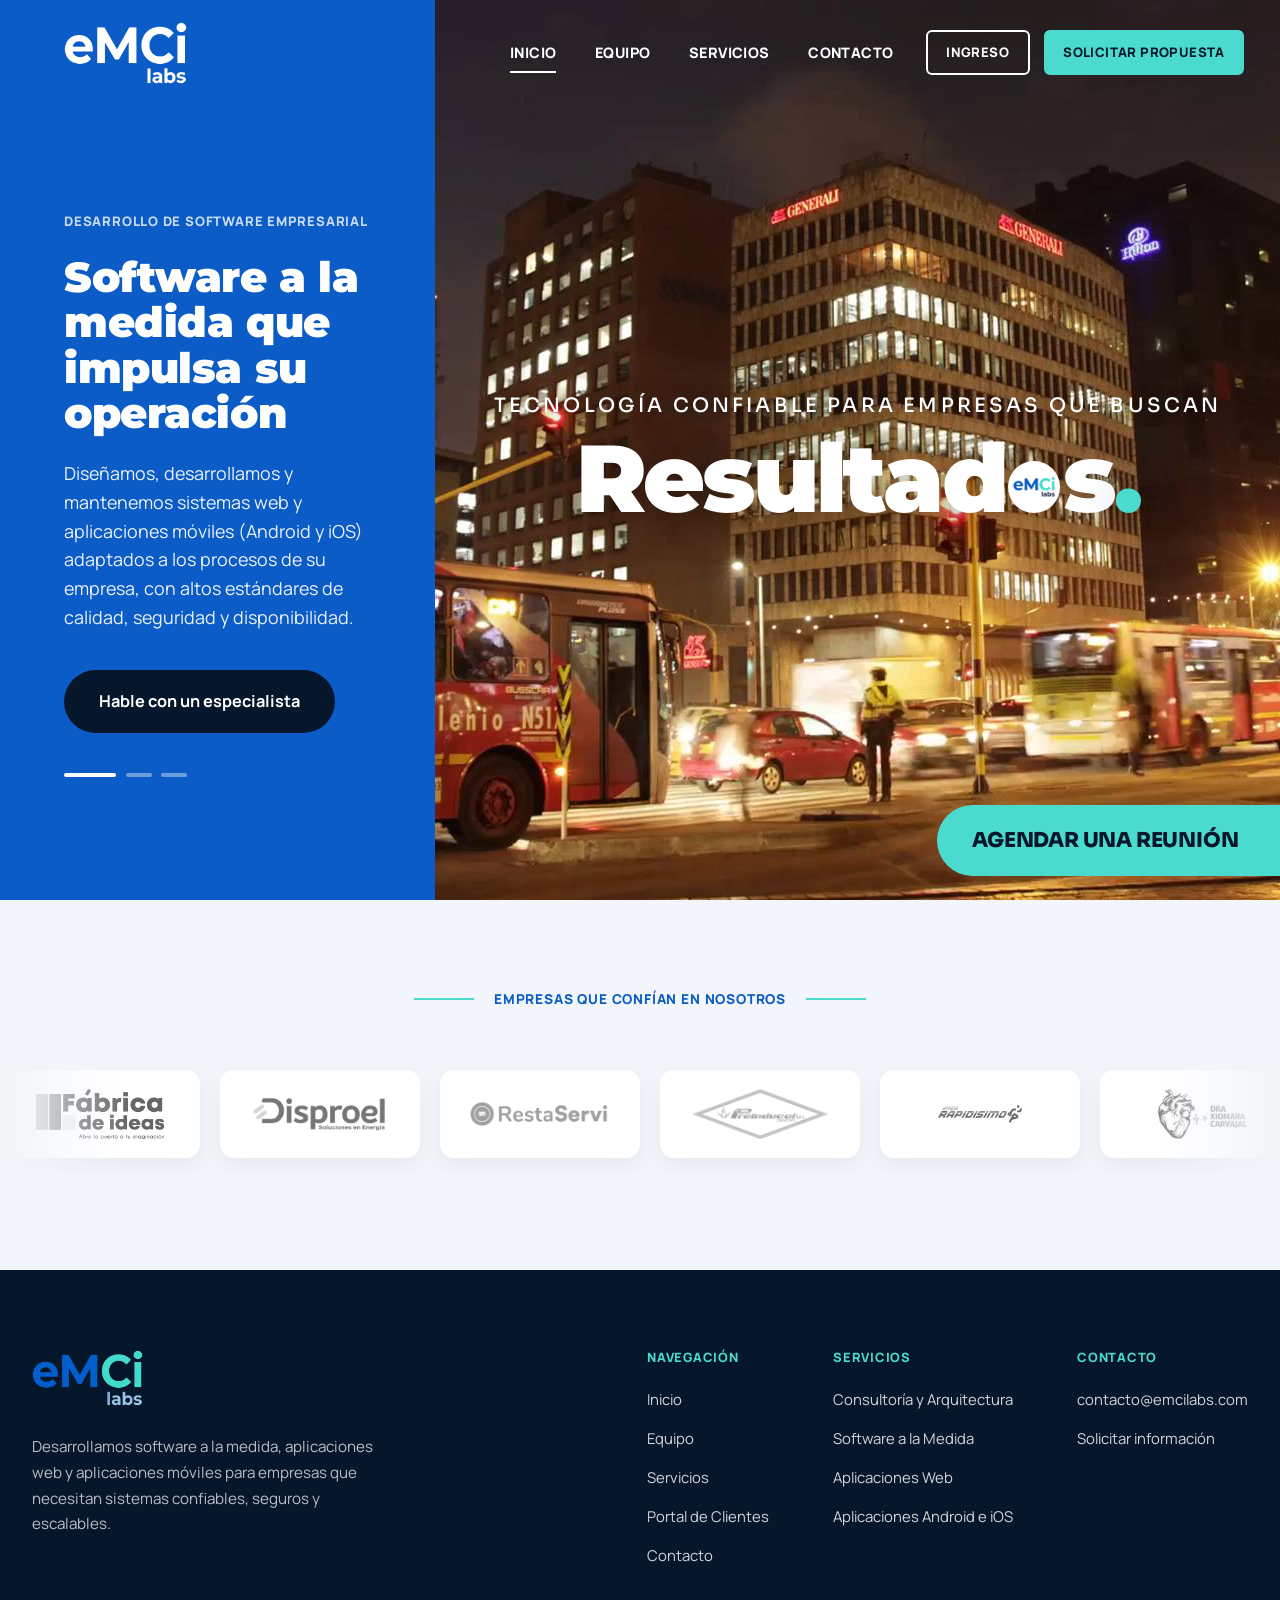
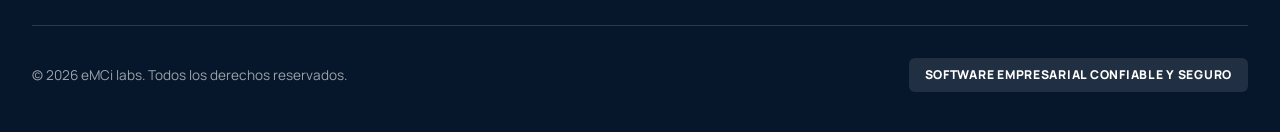
<file: index.html>
<!DOCTYPE html>
<html lang="es">
<head>
  <meta charset="UTF-8">
  <meta name="viewport" content="width=device-width, initial-scale=1.0">
  <title>eMCi labs | Desarrollo de Software Empresarial a la Medida</title>
  <meta name="description" content="eMCi labs desarrolla software a la medida, aplicaciones web y aplicaciones móviles (Android y iOS) para empresas que necesitan sistemas confiables, seguros y escalables.">
  
  <!-- Favicon -->
  <link rel="icon" type="image/png" href="assets/images/logo-tight.png">

  <!-- Google Fonts: Sora (display) & Manrope (texto) -->
  <link rel="preconnect" href="https://fonts.googleapis.com">
  <link rel="preconnect" href="https://fonts.gstatic.com" crossorigin>
  <link href="https://fonts.googleapis.com/css2?family=Sora:wght@200;300;400;500;600;700&family=Manrope:wght@300;400;500;600;700;800&family=Montserrat:wght@700;800;900&display=swap" rel="stylesheet">

  <!-- Hoja de estilos modular -->
  <link rel="preload" as="image" href="assets/images/posters/bogota.jpg" fetchpriority="high">
  <link rel="stylesheet" href="css/styles.css?v=20261105c">
</head>
<body>

  <header class="site-header site-header--split">
    <div class="header-container">
      <a href="index.html" class="brand-logo-pill" aria-label="eMCi labs Inicio">
        <img class="logo-img logo-for-dark" src="assets/images/logo-blanco.png" alt="eMCi labs" width="800" height="402"><img class="logo-img logo-for-light" src="assets/images/logo-claro.png" alt="" aria-hidden="true" width="800" height="396">
      </a>

      <nav class="nav-pill-group" aria-label="Navegación principal">
        <a href="index.html" class="nav-link active">Inicio</a>
        <a href="about.html" class="nav-link">Equipo</a>
        <a href="services.html" class="nav-link">Servicios</a>
        <a href="contact.html" class="nav-link">Contacto</a>
      </nav>

      <div class="nav-cta">
        <a href="login.html" class="btn-header-login">Ingreso</a>
        <a href="contact.html" class="btn-header">Solicitar Propuesta</a>
        <button class="mobile-toggle" aria-label="Abrir menú" aria-expanded="false">
          <span></span><span></span><span></span>
        </button>
      </div>
    </div>
  </header>

  <main>
    <!-- ==========================================
         PARTE 1: HERO DIVIDIDO
         Panel azul con el mensaje (izquierda) + foto con frase protagonista y esfera (derecha)
         ========================================== -->
    <section class="hero-full-screen hero-split" aria-label="Hero Carousel">

      <!-- Panel de color: mensajes rotativos -->
      <div class="hero-panel">
        <div class="hero-slider-track">

          <!-- SLIDE 1 -->
          <div class="hero-slide active" data-index="0">
            <div class="hero-text-block">
              <p class="hero-eyebrow">Desarrollo de software empresarial</p>
              <h1 class="hero-editorial-headline">Software a la medida que impulsa su operación</h1>
              <p class="hero-description">
                Diseñamos, desarrollamos y mantenemos sistemas web y aplicaciones móviles (Android y iOS) adaptados a los procesos de su empresa, con altos estándares de calidad, seguridad y disponibilidad.
              </p>
              <div class="hero-actions">
                <a href="contact.html" class="btn-primary-warm">Hable con un especialista</a>
              </div>
            </div>
          </div>

          <!-- SLIDE 2 -->
          <div class="hero-slide" data-index="1">
            <div class="hero-text-block">
              <p class="hero-eyebrow">Equipo senior dedicado</p>
              <h1 class="hero-editorial-headline">Un equipo experto enfocado en su proyecto</h1>
              <p class="hero-description">
                Cada proyecto cuenta con ingenieros senior asignados y un líder técnico como punto de contacto directo. Su empresa conserva la propiedad total del código fuente y la documentación.
              </p>
              <div class="hero-actions">
                <a href="about.html" class="btn-primary-warm">Conozca nuestro modelo</a>
              </div>
            </div>
          </div>

          <!-- SLIDE 3 -->
          <div class="hero-slide" data-index="2">
            <div class="hero-text-block">
              <p class="hero-eyebrow">Web · Android · iOS</p>
              <h1 class="hero-editorial-headline">De la idea a una aplicación lista para producción</h1>
              <p class="hero-description">
                Levantamos requerimientos, validamos con prototipos funcionales y entregamos aplicaciones estables, probadas y preparadas para crecer al ritmo de su negocio.
              </p>
              <div class="hero-actions">
                <a href="contact.html" class="btn-primary-warm">Solicitar una propuesta</a>
              </div>
            </div>
          </div>

        </div>

        <!-- Indicadores de Posición -->
        <div class="slider-dots-container" role="tablist" aria-label="Diapositivas de Hero">
          <button class="slider-dot active" data-slide="0" role="tab" aria-selected="true" aria-label="Slide 1: Software a la medida"></button>
          <button class="slider-dot" data-slide="1" role="tab" aria-selected="false" aria-label="Slide 2: Equipo senior dedicado"></button>
          <button class="slider-dot" data-slide="2" role="tab" aria-selected="false" aria-label="Slide 3: Aplicaciones web y móviles"></button>
        </div>
      </div>

      <!-- Foto con frase protagonista; la "O" es la esfera con el logo -->
      <div class="hero-visual">
        <video class="hero-video" autoplay muted loop playsinline preload="auto" poster="assets/images/posters/bogota.jpg" aria-hidden="true">
          <source src="assets/video/bogota.mp4?v=2" type="video/mp4">
        </video>
        <div class="hero-statement">
          <p class="statement-kicker">Tecnología confiable para empresas que buscan</p>
          <p class="statement-word" aria-label="Resultados.">
            <span aria-hidden="true">Resultad</span><span class="o-circle" aria-hidden="true"><img src="assets/images/logo-claro.png" alt="" width="800" height="396"></span><span aria-hidden="true">s<span class="statement-dot">.</span></span>
          </p>
        </div>
      </div>

    </section>

    <!-- ==========================================
         PARTE 3: NUESTROS CLIENTES (6 logos de assets/logos/)
         ========================================== -->
    <section id="clients" class="clients-section">
      <div class="container">
        <div class="clients-title">Empresas que confían en nosotros</div>
      </div>

      <!-- Infinite Sliding Track de lado a lado -->
      <div class="clients-slider-wrapper" aria-label="Clientes y Alianzas de eMCi labs">
        <div class="clients-track">
          <!-- Primer grupo de 6 logos -->
          <div class="clients-group">
            <div class="client-card" title="Fábrica de Ideas">
              <img src="assets/logos/logo1.png" alt="Fábrica de Ideas" loading="lazy">
            </div>
            <div class="client-card" title="Disproel">
              <img src="assets/logos/logo2.png" alt="Disproel" loading="lazy">
            </div>
            <div class="client-card" title="RestaServi">
              <img src="assets/logos/logo3.png" alt="RestaServi" loading="lazy">
            </div>
            <div class="client-card" title="Preinducol">
              <img src="assets/logos/logo4.png" alt="Preinducol" loading="lazy">
            </div>
            <div class="client-card" title="Rapidísimo">
              <img src="assets/logos/logo5.png" alt="Rapidísimo" loading="lazy">
            </div>
            <div class="client-card" title="Soberana">
              <img src="assets/logos/logo6.jpg" alt="Soberana" loading="lazy">
            </div>
          </div>

          <!-- Segundo grupo idéntico para loop continuo sin saltos -->
          <div class="clients-group" aria-hidden="true">
            <div class="client-card" title="Fábrica de Ideas">
              <img src="assets/logos/logo1.png" alt="Fábrica de Ideas" loading="lazy">
            </div>
            <div class="client-card" title="Disproel">
              <img src="assets/logos/logo2.png" alt="Disproel" loading="lazy">
            </div>
            <div class="client-card" title="RestaServi">
              <img src="assets/logos/logo3.png" alt="RestaServi" loading="lazy">
            </div>
            <div class="client-card" title="Preinducol">
              <img src="assets/logos/logo4.png" alt="Preinducol" loading="lazy">
            </div>
            <div class="client-card" title="Rapidísimo">
              <img src="assets/logos/logo5.png" alt="Rapidísimo" loading="lazy">
            </div>
            <div class="client-card" title="Soberana">
              <img src="assets/logos/logo6.jpg" alt="Soberana" loading="lazy">
            </div>
          </div>
        </div>
      </div>
    </section>
  </main>

  <!-- ==========================================
       PARTE 4: FOOTER (Limpio y corporativo)
       ========================================== -->
  <footer class="site-footer">
    <div class="container">
      <div class="footer-top">
        <div class="footer-brand">
          <a href="index.html" class="brand-logo-pill" aria-label="eMCi labs Inicio">
            <img class="logo-img" src="assets/images/logo-oscuro.png" alt="eMCi labs" width="800" height="402">
          </a>
          <p>Desarrollamos software a la medida, aplicaciones web y aplicaciones móviles para empresas que necesitan sistemas confiables, seguros y escalables.</p>
        </div>

        <div class="footer-links-group">
          <div class="footer-col">
            <h5>Navegación</h5>
            <ul>
              <li><a href="index.html">Inicio</a></li>
              <li><a href="about.html">Equipo</a></li>
              <li><a href="services.html">Servicios</a></li>
              <li><a href="login.html">Portal de Clientes</a></li>
              <li><a href="contact.html">Contacto</a></li>
            </ul>
          </div>

          <div class="footer-col">
            <h5>Servicios</h5>
            <ul>
              <li><a href="services.html">Consultoría y Arquitectura</a></li>
              <li><a href="services.html">Software a la Medida</a></li>
              <li><a href="services.html">Aplicaciones Web</a></li>
              <li><a href="services.html">Aplicaciones Android e iOS</a></li>
            </ul>
          </div>

          <div class="footer-col">
            <h5>Contacto</h5>
            <ul>
              <li><a href="mailto:contacto@emcilabs.com">contacto@emcilabs.com</a></li>
              <li><a href="contact.html">Solicitar información</a></li>
            </ul>
          </div>
        </div>
      </div>

      <div class="footer-bottom">
        <p>&copy; 2026 eMCi labs. Todos los derechos reservados.</p>
        <div class="footer-badge">
          Software empresarial confiable y seguro
        </div>
      </div>
    </div>
  </footer>

  <!-- Botones flotantes -->
  <div class="floating-cta">
    <a href="https://wa.me/573143881262?text=Hola%2C%20quisiera%20agendar%20una%20reuni%C3%B3n%20con%20eMCi%20labs." class="fc-primary" target="_blank" rel="noopener">Agendar una reunión</a>
  </div>

  <script defer src="js/main.js?v=20261105c"></script>
</body>
</html>
</file>
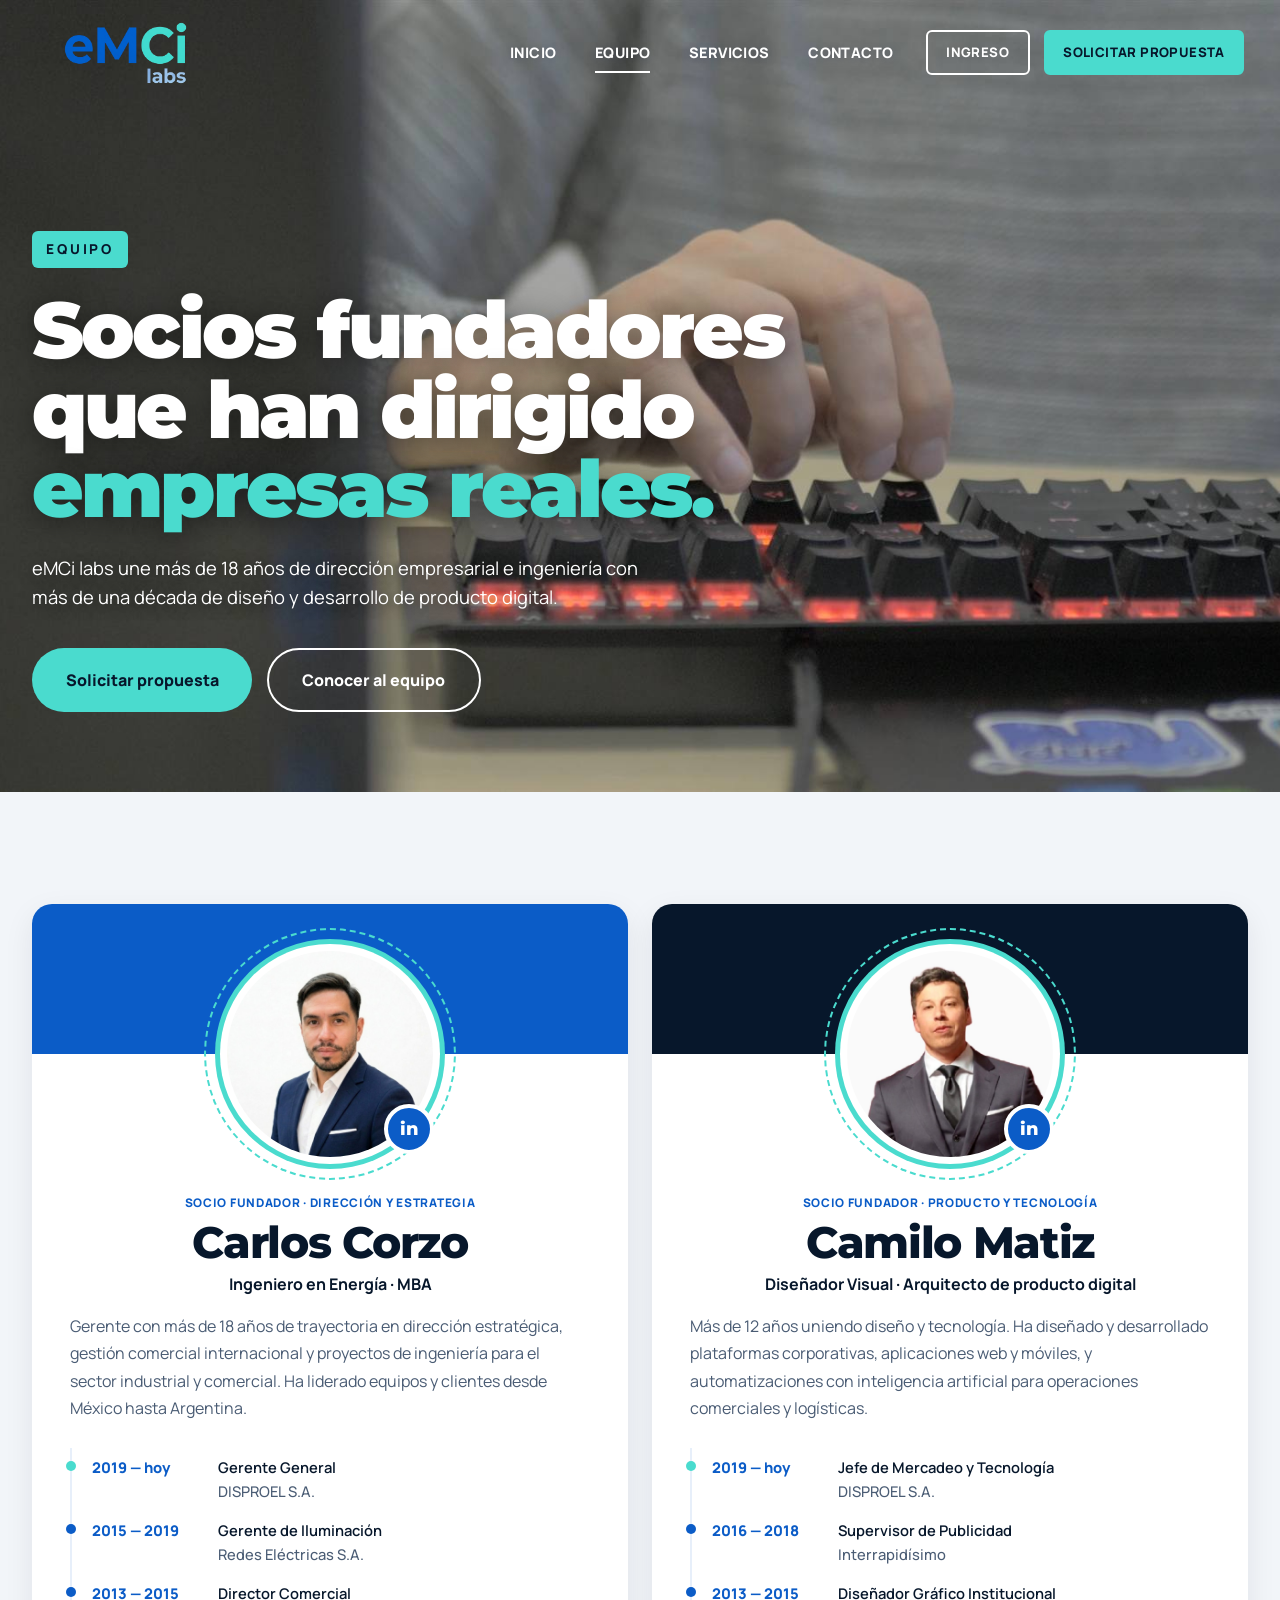
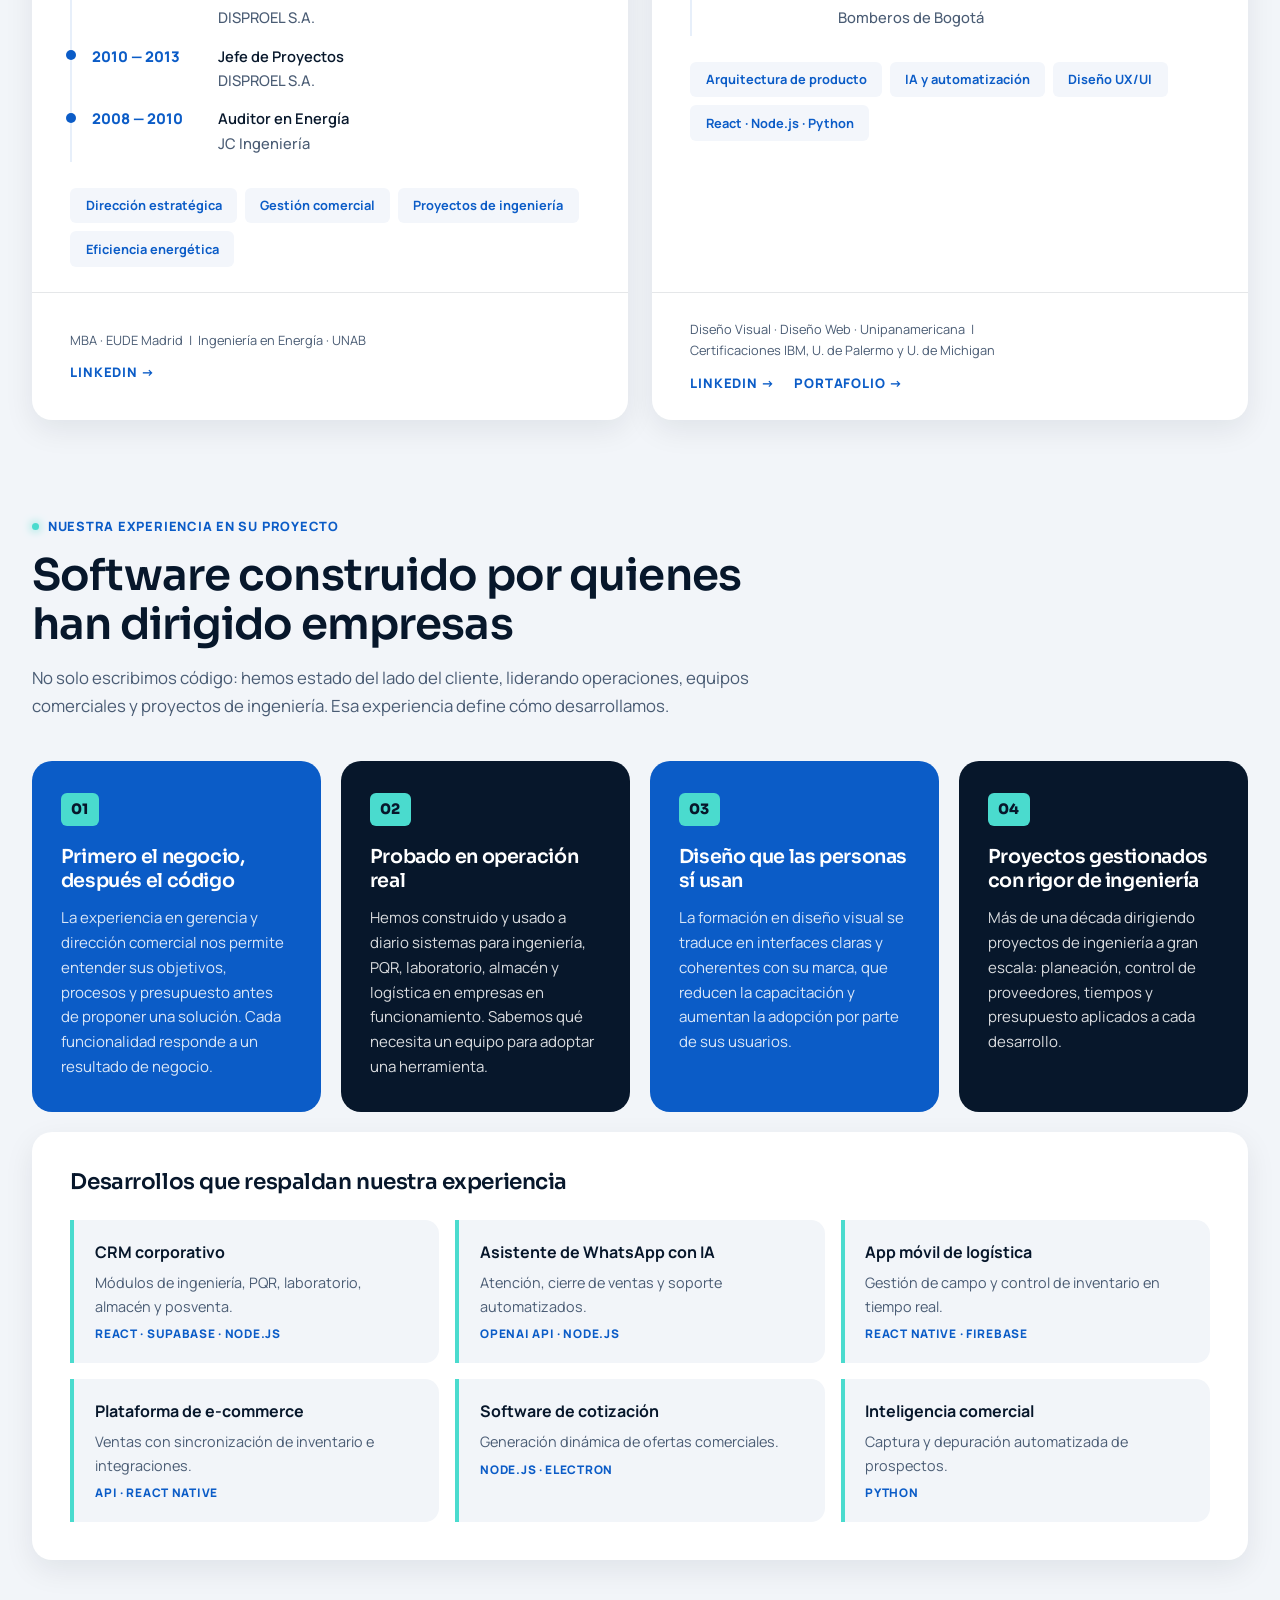
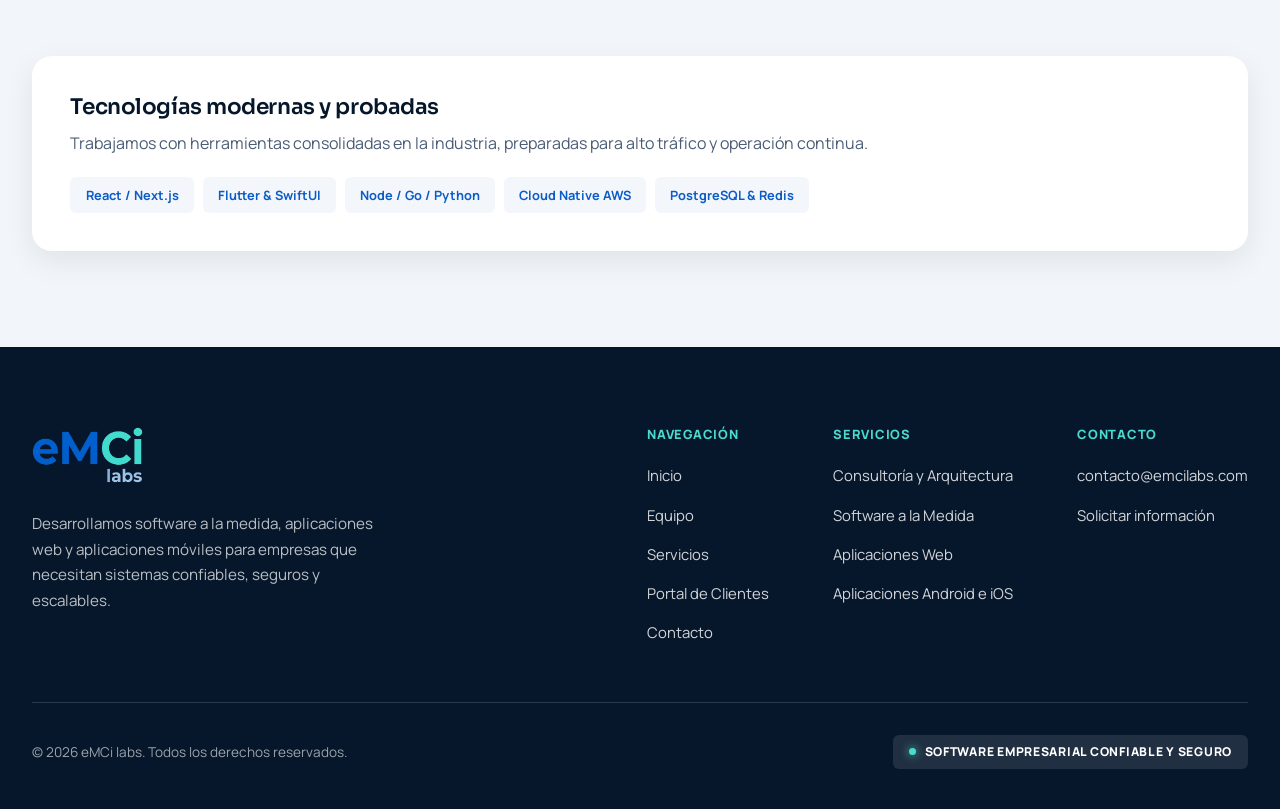
<file: about.html>
<!DOCTYPE html>
<html lang="es">
<head>
  <meta charset="UTF-8">
  <meta name="viewport" content="width=device-width, initial-scale=1.0">
  <title>Equipo · Socios Fundadores | eMCi labs</title>
  <meta name="description" content="Conozca a los socios fundadores de eMCi labs y cómo su experiencia en dirección empresarial, ingeniería y producto digital se aplica a cada desarrollo.">
  <link rel="icon" type="image/jpeg" href="assets/images/logo.jpg">
  <link rel="preconnect" href="https://fonts.googleapis.com">
  <link rel="preconnect" href="https://fonts.gstatic.com" crossorigin>
  <link href="https://fonts.googleapis.com/css2?family=Sora:wght@200;300;400;500;600;700&family=Manrope:wght@300;400;500;600;700;800&family=Montserrat:wght@700;800;900&display=swap" rel="stylesheet">
  <link rel="preload" as="image" href="assets/images/posters/founders.jpg" fetchpriority="high">
  <link rel="stylesheet" href="css/styles.css?v=20261105c">
</head>
<body class="about-page">

  <!-- Header Flotante -->
  <header class="site-header site-header--split">
    <div class="header-container">
      <a href="index.html" class="brand-logo-pill" aria-label="eMCi labs Inicio">
        <img class="logo-img logo-for-dark" src="assets/images/logo-oscuro.png" alt="eMCi labs" width="800" height="402"><img class="logo-img logo-for-light" src="assets/images/logo-claro.png" alt="" aria-hidden="true" width="800" height="396">
      </a>

      <nav class="nav-pill-group" aria-label="Navegación principal">
        <a href="index.html" class="nav-link">Inicio</a>
        <a href="about.html" class="nav-link active">Equipo</a>
        <a href="services.html" class="nav-link">Servicios</a>
        <a href="contact.html" class="nav-link">Contacto</a>
      </nav>

      <div class="nav-cta">
        <a href="login.html" class="btn-header-login">Ingreso</a>
        <a href="contact.html" class="btn-header">Solicitar Propuesta</a>
        <button class="mobile-toggle" aria-label="Abrir menú" aria-expanded="false">
          <span></span><span></span><span></span>
        </button>
      </div>
    </div>
  </header>

  <main class="about-page-main about-page-main--hero">

    <!-- HERO: mismo banner de video que Servicios -->
    <section class="svc-hero" aria-labelledby="about-hero-title">
      <video class="svc-hero-video" autoplay muted loop playsinline preload="auto" poster="assets/images/posters/founders.jpg" aria-hidden="true">
        <source src="assets/video/founders.mp4?v=2" type="video/mp4">
      </video>
      <div class="container svc-hero-inner">
        <p class="svc-kicker">Equipo</p>
        <h1 id="about-hero-title" class="svc-hero-title">Socios fundadores <br>que han dirigido <br><span>empresas reales.</span></h1>
        <p class="svc-hero-text">eMCi labs une más de 18 años de dirección empresarial e ingeniería con más de una década de diseño y desarrollo de producto digital.</p>
        <div class="svc-hero-actions">
          <a href="contact.html" class="btn-pill btn-pill--cyan">Solicitar propuesta</a>
          <a href="#fundadores" class="btn-pill btn-pill--ghost">Conocer al equipo</a>
        </div>
      </div>
    </section>

    <div class="container" id="fundadores">

      <!-- Socios fundadores -->
      <div class="founders-grid">

        <article class="founder-card">
          <div class="founder-cover"></div>
          <a class="founder-avatar" href="https://www.linkedin.com/in/carlos-y-corzo-cardenas-2587b09" target="_blank" rel="noopener" aria-label="Ver el perfil de LinkedIn de Carlos Corzo">
            <img src="assets/images/team/carlos-corzo.jpg" alt="Carlos Corzo, socio fundador de eMCi labs" width="900" height="1034" loading="lazy">
            <span class="avatar-badge" aria-hidden="true">in</span>
          </a>
          <div class="founder-body">
            <p class="founder-role">Socio fundador · Dirección y estrategia</p>
            <h3 class="founder-name">Carlos Corzo</h3>
            <p class="founder-title">Ingeniero en Energía · MBA</p>
            <p class="founder-bio">Gerente con más de 18 años de trayectoria en dirección estratégica, gestión comercial internacional y proyectos de ingeniería para el sector industrial y comercial. Ha liderado equipos y clientes desde México hasta Argentina.</p>

            <ul class="founder-timeline">
              <li><span class="ft-years">2019 — hoy</span><span class="ft-role">Gerente General <em>DISPROEL S.A.</em></span></li>
              <li><span class="ft-years">2015 — 2019</span><span class="ft-role">Gerente de Iluminación <em>Redes Eléctricas S.A.</em></span></li>
              <li><span class="ft-years">2013 — 2015</span><span class="ft-role">Director Comercial <em>DISPROEL S.A.</em></span></li>
              <li><span class="ft-years">2010 — 2013</span><span class="ft-role">Jefe de Proyectos <em>DISPROEL S.A.</em></span></li>
              <li><span class="ft-years">2008 — 2010</span><span class="ft-role">Auditor en Energía <em>JC Ingeniería</em></span></li>
            </ul>

            <div class="founder-tags">
              <span class="tech-tag">Dirección estratégica</span>
              <span class="tech-tag">Gestión comercial</span>
              <span class="tech-tag">Proyectos de ingeniería</span>
              <span class="tech-tag">Eficiencia energética</span>
            </div>

            <div class="founder-footer">
              <span class="founder-edu">MBA · EUDE Madrid &nbsp;|&nbsp; Ingeniería en Energía · UNAB</span>
              <a class="founder-link" href="https://www.linkedin.com/in/carlos-y-corzo-cardenas-2587b09" target="_blank" rel="noopener">LinkedIn →</a>
            </div>
          </div>
        </article>

        <article class="founder-card">
          <div class="founder-cover"></div>
          <a class="founder-avatar" href="https://www.linkedin.com/in/camilo-matiz-3382ba74/" target="_blank" rel="noopener" aria-label="Ver el perfil de LinkedIn de Camilo Matiz">
            <img src="assets/images/team/camilo-matiz.jpg" alt="Camilo Matiz, socio fundador de eMCi labs" width="900" height="959" loading="lazy">
            <span class="avatar-badge" aria-hidden="true">in</span>
          </a>
          <div class="founder-body">
            <p class="founder-role">Socio fundador · Producto y tecnología</p>
            <h3 class="founder-name">Camilo Matiz</h3>
            <p class="founder-title">Diseñador Visual · Arquitecto de producto digital</p>
            <p class="founder-bio">Más de 12 años uniendo diseño y tecnología. Ha diseñado y desarrollado plataformas corporativas, aplicaciones web y móviles, y automatizaciones con inteligencia artificial para operaciones comerciales y logísticas.</p>

            <ul class="founder-timeline">
              <li><span class="ft-years">2019 — hoy</span><span class="ft-role">Jefe de Mercadeo y Tecnología <em>DISPROEL S.A.</em></span></li>
              <li><span class="ft-years">2016 — 2018</span><span class="ft-role">Supervisor de Publicidad <em>Interrapidísimo</em></span></li>
              <li><span class="ft-years">2013 — 2015</span><span class="ft-role">Diseñador Gráfico Institucional <em>Bomberos de Bogotá</em></span></li>
            </ul>

            <div class="founder-tags">
              <span class="tech-tag">Arquitectura de producto</span>
              <span class="tech-tag">IA y automatización</span>
              <span class="tech-tag">Diseño UX/UI</span>
              <span class="tech-tag">React · Node.js · Python</span>
            </div>

            <div class="founder-footer">
              <span class="founder-edu">Diseño Visual · Diseño Web · Unipanamericana &nbsp;|&nbsp; Certificaciones IBM, U. de Palermo y U. de Michigan</span>
              <span class="founder-links">
                <a class="founder-link" href="https://www.linkedin.com/in/camilo-matiz-3382ba74/" target="_blank" rel="noopener">LinkedIn →</a>
                <a class="founder-link" href="https://www.camilovisual.com" target="_blank" rel="noopener">Portafolio →</a>
              </span>
            </div>
          </div>
        </article>

      </div>

      <!-- Cómo la experiencia de los socios se traduce en los desarrollos -->
      <section class="experience-section" aria-labelledby="experience-title">
        <div class="experience-head">
          <div class="badge-pill-dark"><span class="badge-dot-dark"></span>Nuestra experiencia en su proyecto</div>
          <h2 id="experience-title">Software construido por quienes han dirigido empresas</h2>
          <p>No solo escribimos código: hemos estado del lado del cliente, liderando operaciones, equipos comerciales y proyectos de ingeniería. Esa experiencia define cómo desarrollamos.</p>
        </div>

        <div class="experience-grid">
          <div class="experience-card">
            <span class="exp-number">01</span>
            <h4>Primero el negocio, después el código</h4>
            <p>La experiencia en gerencia y dirección comercial nos permite entender sus objetivos, procesos y presupuesto antes de proponer una solución. Cada funcionalidad responde a un resultado de negocio.</p>
          </div>
          <div class="experience-card">
            <span class="exp-number">02</span>
            <h4>Probado en operación real</h4>
            <p>Hemos construido y usado a diario sistemas para ingeniería, PQR, laboratorio, almacén y logística en empresas en funcionamiento. Sabemos qué necesita un equipo para adoptar una herramienta.</p>
          </div>
          <div class="experience-card">
            <span class="exp-number">03</span>
            <h4>Diseño que las personas sí usan</h4>
            <p>La formación en diseño visual se traduce en interfaces claras y coherentes con su marca, que reducen la capacitación y aumentan la adopción por parte de sus usuarios.</p>
          </div>
          <div class="experience-card">
            <span class="exp-number">04</span>
            <h4>Proyectos gestionados con rigor de ingeniería</h4>
            <p>Más de una década dirigiendo proyectos de ingeniería a gran escala: planeación, control de proveedores, tiempos y presupuesto aplicados a cada desarrollo.</p>
          </div>
        </div>

        <!-- Proyectos que respaldan la experiencia -->
        <div class="proof-block">
          <h3 class="proof-title">Desarrollos que respaldan nuestra experiencia</h3>
          <div class="proof-grid">
            <div class="proof-item"><strong>CRM corporativo</strong><span>Módulos de ingeniería, PQR, laboratorio, almacén y posventa.</span><em>React · Supabase · Node.js</em></div>
            <div class="proof-item"><strong>Asistente de WhatsApp con IA</strong><span>Atención, cierre de ventas y soporte automatizados.</span><em>OpenAI API · Node.js</em></div>
            <div class="proof-item"><strong>App móvil de logística</strong><span>Gestión de campo y control de inventario en tiempo real.</span><em>React Native · Firebase</em></div>
            <div class="proof-item"><strong>Plataforma de e-commerce</strong><span>Ventas con sincronización de inventario e integraciones.</span><em>API · React Native</em></div>
            <div class="proof-item"><strong>Software de cotización</strong><span>Generación dinámica de ofertas comerciales.</span><em>Node.js · Electron</em></div>
            <div class="proof-item"><strong>Inteligencia comercial</strong><span>Captura y depuración automatizada de prospectos.</span><em>Python</em></div>
          </div>
        </div>
      </section>

      <!-- Tecnologías -->
      <div class="about-bento-grid">
        <div class="bento-card bento-showcase">
          <div class="showcase-text">
            <h4>Tecnologías modernas y probadas</h4>
            <p>Trabajamos con herramientas consolidadas en la industria, preparadas para alto tráfico y operación continua.</p>
            <div class="tech-tags">
              <span class="tech-tag">React / Next.js</span>
              <span class="tech-tag">Flutter &amp; SwiftUI</span>
              <span class="tech-tag">Node / Go / Python</span>
              <span class="tech-tag">Cloud Native AWS</span>
              <span class="tech-tag">PostgreSQL &amp; Redis</span>
            </div>
          </div>
        </div>
      </div>
    </div>
  </main>

  <footer class="site-footer">
    <div class="container">
      <div class="footer-top">
        <div class="footer-brand">
          <a href="index.html" class="brand-logo" aria-label="eMCi labs Inicio">
            <img class="logo-img" src="assets/images/logo-oscuro.png" alt="eMCi labs" width="800" height="402">
          </a>
          <p>Desarrollamos software a la medida, aplicaciones web y aplicaciones móviles para empresas que necesitan sistemas confiables, seguros y escalables.</p>
        </div>

        <div class="footer-links-group">
          <div class="footer-col">
            <h5>Navegación</h5>
            <ul>
              <li><a href="index.html">Inicio</a></li>
              <li><a href="about.html">Equipo</a></li>
              <li><a href="services.html">Servicios</a></li>
              <li><a href="login.html">Portal de Clientes</a></li>
              <li><a href="contact.html">Contacto</a></li>
            </ul>
          </div>

          <div class="footer-col">
            <h5>Servicios</h5>
            <ul>
              <li><a href="services.html">Consultoría y Arquitectura</a></li>
              <li><a href="services.html">Software a la Medida</a></li>
              <li><a href="services.html">Aplicaciones Web</a></li>
              <li><a href="services.html">Aplicaciones Android e iOS</a></li>
            </ul>
          </div>

          <div class="footer-col">
            <h5>Contacto</h5>
            <ul>
              <li><a href="mailto:contacto@emcilabs.com">contacto@emcilabs.com</a></li>
              <li><a href="contact.html">Solicitar información</a></li>
            </ul>
          </div>
        </div>
      </div>

      <div class="footer-bottom">
        <p>&copy; 2026 eMCi labs. Todos los derechos reservados.</p>
        <div class="footer-badge">
          <span class="badge-dot-dark"></span>
          Software empresarial confiable y seguro
        </div>
      </div>
    </div>
  </footer>

  <script defer src="js/main.js?v=20261105c"></script>
</body>
</html>
</file>
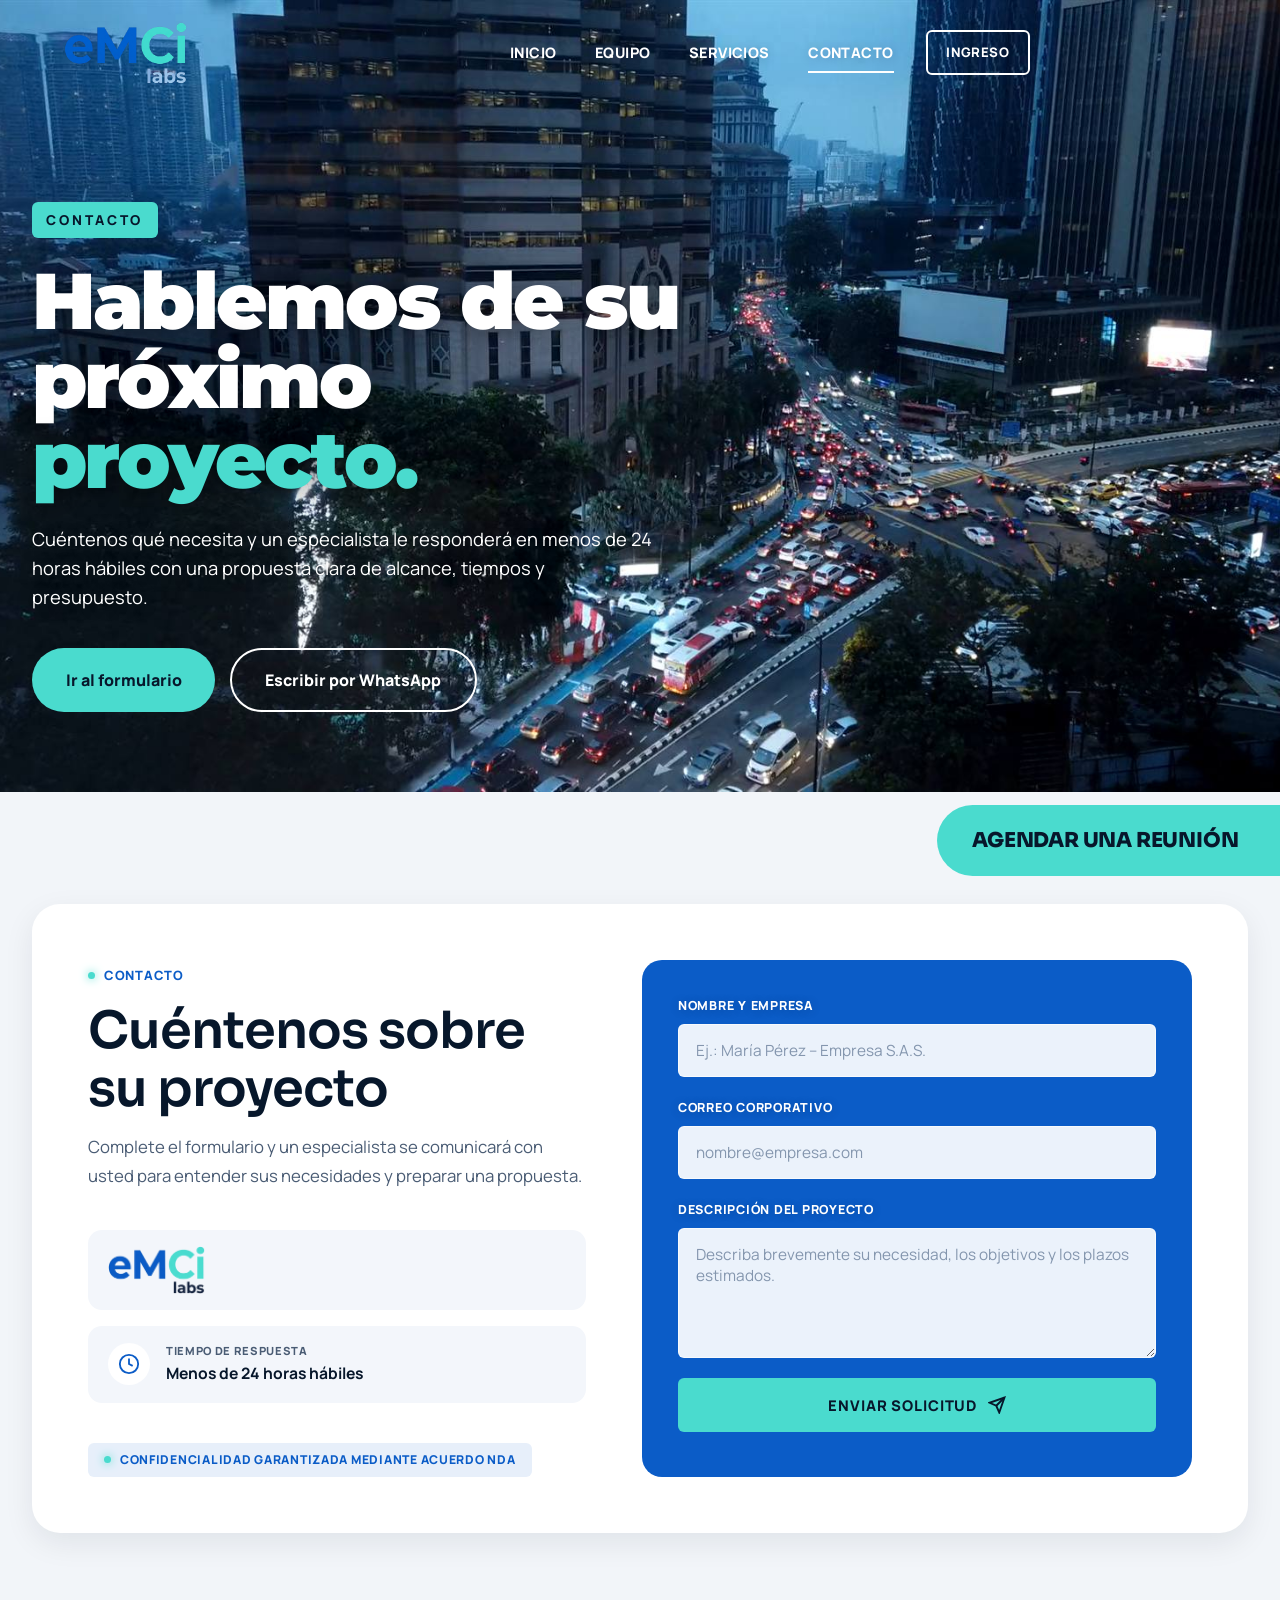
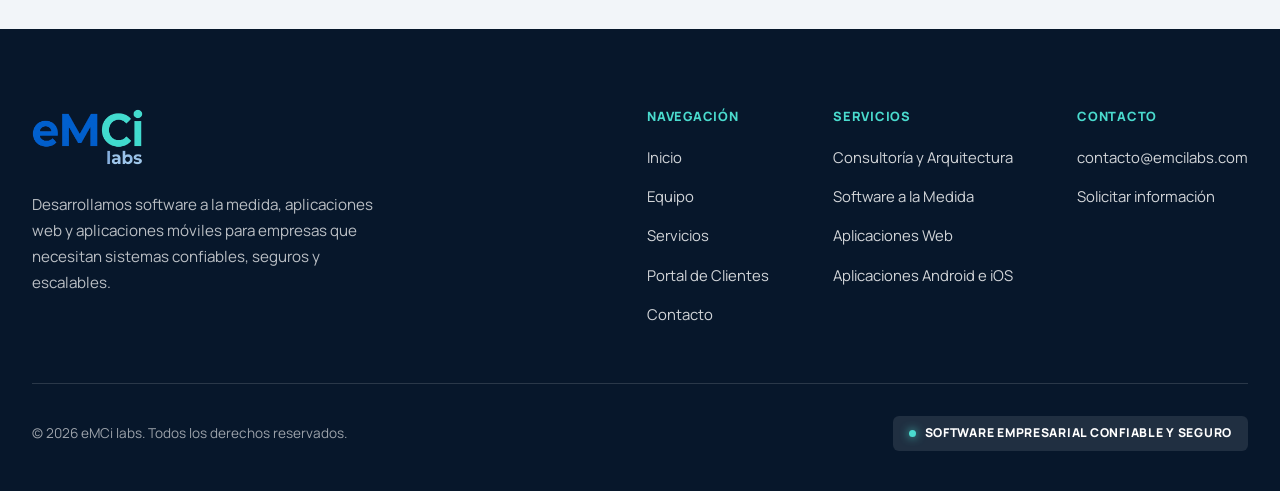
<file: contact.html>
<!DOCTYPE html>
<html lang="es">
<head>
  <meta charset="UTF-8">
  <meta name="viewport" content="width=device-width, initial-scale=1.0">
  <title>Contáctenos | eMCi labs</title>
  <meta name="description" content="Contacte a eMCi labs para cotizar su proyecto de software a la medida, aplicación web o aplicación móvil.">
  <link rel="icon" type="image/jpeg" href="assets/images/logo.jpg">
  <link rel="preconnect" href="https://fonts.googleapis.com">
  <link rel="preconnect" href="https://fonts.gstatic.com" crossorigin>
  <link href="https://fonts.googleapis.com/css2?family=Sora:wght@200;300;400;500;600;700&family=Manrope:wght@300;400;500;600;700;800&family=Montserrat:wght@700;800;900&display=swap" rel="stylesheet">
  <link rel="preload" as="image" href="assets/images/posters/servicios-hero.jpg" fetchpriority="high">
  <link rel="stylesheet" href="css/styles.css?v=20261105c">
</head>
<body class="contact-page">

  <!-- Header Flotante -->
  <header class="site-header site-header--split">
    <div class="header-container">
      <a href="index.html" class="brand-logo-pill" aria-label="eMCi labs Inicio">
        <img class="logo-img logo-for-dark" src="assets/images/logo-oscuro.png" alt="eMCi labs" width="800" height="402"><img class="logo-img logo-for-light" src="assets/images/logo-claro.png" alt="" aria-hidden="true" width="800" height="396">
      </a>

      <nav class="nav-pill-group" aria-label="Navegación principal">
        <a href="index.html" class="nav-link">Inicio</a>
        <a href="about.html" class="nav-link">Equipo</a>
        <a href="services.html" class="nav-link">Servicios</a>
        <a href="contact.html" class="nav-link active">Contacto</a>
      </nav>

      <div class="nav-cta">
        <a href="login.html" class="btn-header-login">Ingreso</a>
        <a href="contact.html" class="btn-header btn-header--placeholder" tabindex="-1" aria-hidden="true">Solicitar Propuesta</a>
        <button class="mobile-toggle" aria-label="Abrir menú" aria-expanded="false">
          <span></span><span></span><span></span>
        </button>
      </div>
    </div>
  </header>

  <main class="contact-page-main contact-page-main--hero">

    <!-- HERO: mismo banner de video que Servicios y Equipo -->
    <section class="svc-hero" aria-labelledby="contact-hero-title">
      <video class="svc-hero-video" autoplay muted loop playsinline preload="auto" poster="assets/images/posters/servicios-hero.jpg" aria-hidden="true">
        <source src="assets/video/servicios-hero.mp4?v=2" type="video/mp4">
      </video>
      <div class="container svc-hero-inner">
        <p class="svc-kicker">Contacto</p>
        <h1 id="contact-hero-title" class="svc-hero-title">Hablemos de su <br>próximo <br><span>proyecto.</span></h1>
        <p class="svc-hero-text">Cuéntenos qué necesita y un especialista le responderá en menos de 24 horas hábiles con una propuesta clara de alcance, tiempos y presupuesto.</p>
        <div class="svc-hero-actions">
          <a href="#formulario" class="btn-pill btn-pill--cyan">Ir al formulario</a>
          <a href="https://wa.me/573143881262?text=Hola%2C%20quisiera%20informaci%C3%B3n%20sobre%20los%20servicios%20de%20eMCi%20labs." class="btn-pill btn-pill--ghost" target="_blank" rel="noopener">Escribir por WhatsApp</a>
        </div>
      </div>
    </section>

    <div class="container" id="formulario">
      <div class="contact-wrapper">
        
        <!-- Info Izquierda -->
        <div class="contact-info">
          <div class="contact-info-header">
            <div class="badge-pill-dark">
              <span class="badge-dot-dark"></span>
              Contacto
            </div>
            <h2>Cuéntenos sobre su proyecto</h2>
            <p>Complete el formulario y un especialista se comunicará con usted para entender sus necesidades y preparar una propuesta.</p>
          </div>

          <div class="contact-details">
            <div class="contact-detail-item">
              <img class="logo-img" src="assets/images/logo-claro.png" alt="eMCi labs" width="800" height="396">
            </div>

            <div class="contact-detail-item">
              <div class="contact-detail-icon">
                <svg width="22" height="22" viewBox="0 0 24 24" fill="none" stroke="currentColor" stroke-width="2"><circle cx="12" cy="12" r="10"/><polyline points="12 6 12 12 16 14"/></svg>
              </div>
              <div class="contact-detail-content">
                <div class="label">Tiempo de Respuesta</div>
                <div class="value">Menos de 24 horas hábiles</div>
              </div>
            </div>
          </div>

          <div class="footer-badge">
            <span class="badge-dot-dark"></span>
            Confidencialidad garantizada mediante acuerdo NDA
          </div>
        </div>

        <!-- Formulario Único -->
        <div class="contact-form-card">
          <form id="contactForm" class="contact-form">
            <div class="form-group">
              <label for="nombre">Nombre y empresa</label>
              <input type="text" id="nombre" name="nombre" class="form-control" placeholder="Ej.: María Pérez – Empresa S.A.S." required>
            </div>

            <div class="form-group">
              <label for="email">Correo corporativo</label>
              <input type="email" id="email" name="email" class="form-control" placeholder="nombre@empresa.com" required>
            </div>

            <div class="form-group">
              <label for="mensaje">Descripción del proyecto</label>
              <textarea id="mensaje" name="mensaje" class="form-control" placeholder="Describa brevemente su necesidad, los objetivos y los plazos estimados." required></textarea>
            </div>

            <button type="submit" class="btn-submit">
              Enviar solicitud
              <svg width="18" height="18" viewBox="0 0 24 24" fill="none" stroke="currentColor" stroke-width="2.5"><line x1="22" y1="2" x2="11" y2="13"/><polygon points="22 2 15 22 11 13 2 9 22 2"/></svg>
            </button>

            <div id="formStatus" class="form-status" role="alert"></div>
          </form>
        </div>

      </div>
    </div>
  </main>

  <footer class="site-footer">
    <div class="container">
      <div class="footer-top">
        <div class="footer-brand">
          <a href="index.html" class="brand-logo" aria-label="eMCi labs Inicio">
            <img class="logo-img" src="assets/images/logo-oscuro.png" alt="eMCi labs" width="800" height="402">
          </a>
          <p>Desarrollamos software a la medida, aplicaciones web y aplicaciones móviles para empresas que necesitan sistemas confiables, seguros y escalables.</p>
        </div>

        <div class="footer-links-group">
          <div class="footer-col">
            <h5>Navegación</h5>
            <ul>
              <li><a href="index.html">Inicio</a></li>
              <li><a href="about.html">Equipo</a></li>
              <li><a href="services.html">Servicios</a></li>
              <li><a href="login.html">Portal de Clientes</a></li>
              <li><a href="contact.html">Contacto</a></li>
            </ul>
          </div>

          <div class="footer-col">
            <h5>Servicios</h5>
            <ul>
              <li><a href="services.html">Consultoría y Arquitectura</a></li>
              <li><a href="services.html">Software a la Medida</a></li>
              <li><a href="services.html">Aplicaciones Web</a></li>
              <li><a href="services.html">Aplicaciones Android e iOS</a></li>
            </ul>
          </div>

          <div class="footer-col">
            <h5>Contacto</h5>
            <ul>
              <li><a href="mailto:contacto@emcilabs.com">contacto@emcilabs.com</a></li>
              <li><a href="contact.html">Solicitar información</a></li>
            </ul>
          </div>
        </div>
      </div>

      <div class="footer-bottom">
        <p>&copy; 2026 eMCi labs. Todos los derechos reservados.</p>
        <div class="footer-badge">
          <span class="badge-dot-dark"></span>
          Software empresarial confiable y seguro
        </div>
      </div>
    </div>
  </footer>

  <!-- Botones flotantes -->
  <div class="floating-cta">
    <a href="https://wa.me/573143881262?text=Hola%2C%20quisiera%20agendar%20una%20reuni%C3%B3n%20con%20eMCi%20labs." class="fc-primary" target="_blank" rel="noopener">Agendar una reunión</a>
  </div>

  <script defer src="js/main.js?v=20261105c"></script>
</body>
</html>
</file>
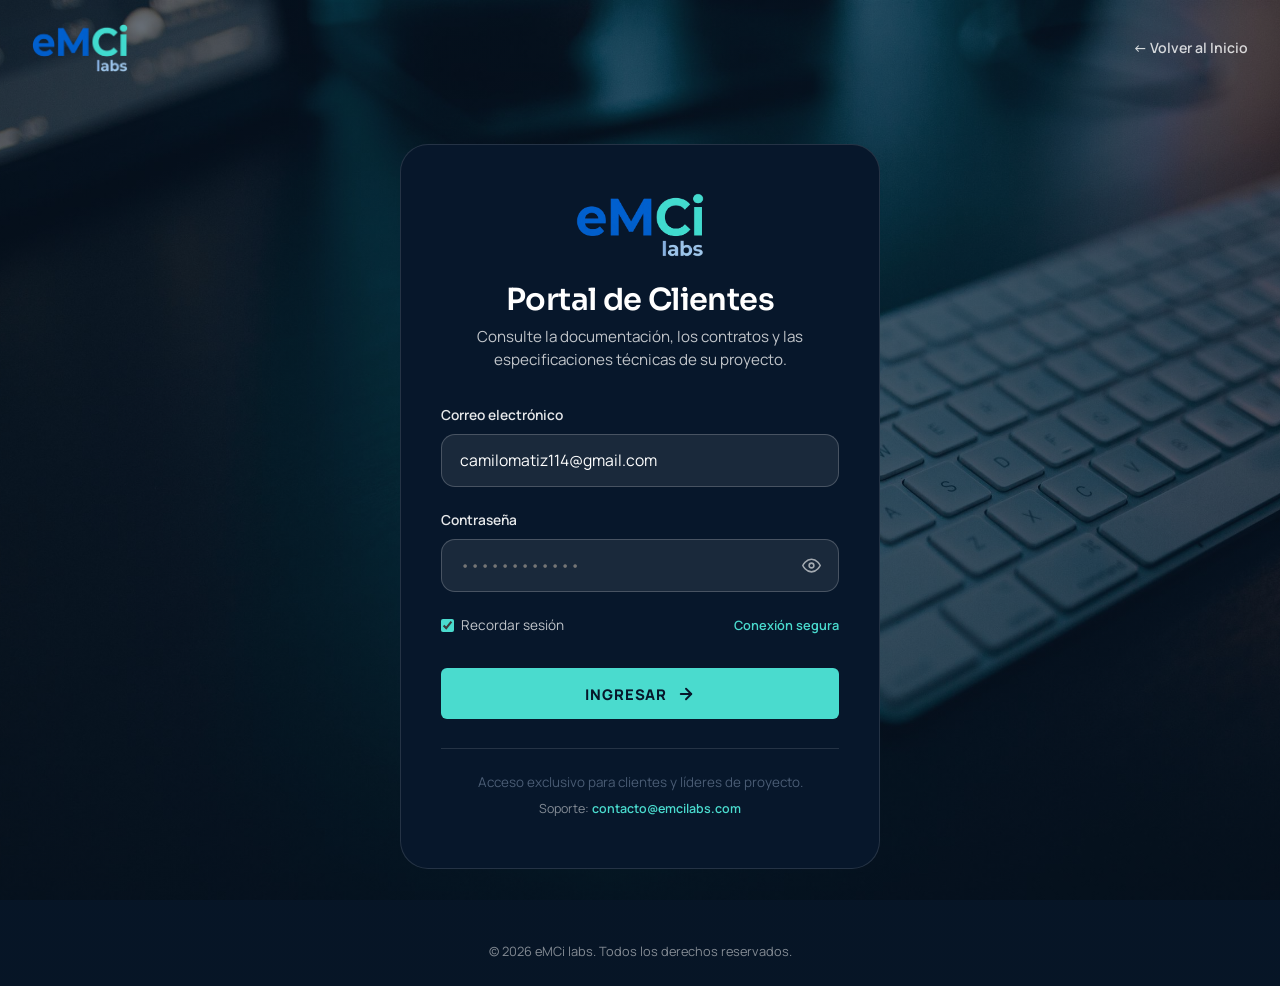
<file: login.html>
<!DOCTYPE html>
<html lang="es">
<head>
  <meta charset="UTF-8">
  <meta name="viewport" content="width=device-width, initial-scale=1.0">
  <title>Portal de Clientes | eMCi labs</title>
  <meta name="description" content="Acceso seguro al portal de clientes de eMCi labs.">

  <!-- Favicon -->
  <link rel="icon" type="image/png" href="assets/images/logo-tight.png">

  <!-- Google Fonts -->
  <link rel="preconnect" href="https://fonts.googleapis.com">
  <link rel="preconnect" href="https://fonts.gstatic.com" crossorigin>
  <link href="https://fonts.googleapis.com/css2?family=Sora:wght@200;300;400;500;600;700&family=Manrope:wght@300;400;500;600;700;800&display=swap" rel="stylesheet">

  <!-- Hoja de estilos modular -->
  <link rel="stylesheet" href="css/styles.css?v=20261105c">
</head>
<body class="login-page-wrapper">

  <!-- Encabezado sutil para volver a inicio -->
  <header style="padding: 1.5rem 2rem; display: flex; justify-content: space-between; align-items: center; position: relative; z-index: 10;">
    <a href="index.html" class="brand-logo-pill">
      <img class="logo-img" src="assets/images/logo-oscuro.png" alt="eMCi labs" width="800" height="402">
    </a>
    <a href="index.html" style="color: rgba(255, 255, 255, 0.8); font-size: 0.88rem; font-weight: 600; text-decoration: none; display: flex; align-items: center; gap: 0.4rem; transition: color 0.2s;" onmouseover="this.style.color='#26D0CE'" onmouseout="this.style.color='rgba(255, 255, 255, 0.8)'">
      ← Volver al Inicio
    </a>
  </header>

  <!-- Contenido Central de Login -->
  <main class="login-main">
    <div class="login-card">
      <div class="login-header">
        <div class="login-brand-pill">
          <img class="logo-img" src="assets/images/logo-oscuro.png" alt="eMCi labs" width="800" height="402">
        </div>
        <h1 class="login-title">Portal de Clientes</h1>
        <p class="login-subtitle">Consulte la documentación, los contratos y las especificaciones técnicas de su proyecto.</p>
      </div>

      <!-- Alertas de estado -->
      <div id="loginAlert" class="login-alert" role="alert"></div>

      <!-- Formulario de Acceso -->
      <form id="loginForm" class="login-form" novalidate>
        <div class="form-group">
          <label class="form-label" for="loginEmail">Correo electrónico</label>
          <div class="form-input-wrapper">
            <input type="email" id="loginEmail" class="form-input" placeholder="camilomatiz114@gmail.com" value="camilomatiz114@gmail.com" required autocomplete="email">
          </div>
        </div>

        <div class="form-group">
          <label class="form-label" for="loginPassword">
            <span>Contraseña</span>
          </label>
          <div class="form-input-wrapper">
            <input type="password" id="loginPassword" class="form-input" placeholder="••••••••••••" required autocomplete="current-password">
            <button type="button" id="togglePasswordBtn" class="password-toggle-btn" aria-label="Mostrar u ocultar contraseña">
              <svg id="eyeIcon" width="19" height="19" viewBox="0 0 24 24" fill="none" stroke="currentColor" stroke-width="2" stroke-linecap="round" stroke-linejoin="round">
                <path d="M1 12s4-8 11-8 11 8 11 8-4 8-11 8-11-8-11-8z"></path>
                <circle cx="12" cy="12" r="3"></circle>
              </svg>
            </button>
          </div>
        </div>

        <div style="display: flex; justify-content: space-between; align-items: center; font-size: 0.85rem; color: rgba(255, 255, 255, 0.75);">
          <label style="display: flex; align-items: center; gap: 0.45rem; cursor: pointer;">
            <input type="checkbox" id="rememberMe" checked style="accent-color: var(--emci-cyan); cursor: pointer;">
            Recordar sesión
          </label>
          <span style="color: var(--emci-cyan); font-size: 0.8rem; font-weight: 600;">Conexión segura</span>
        </div>

        <button type="submit" id="btnSubmitLogin" class="login-btn-submit">
          <span>Ingresar</span>
          <svg width="18" height="18" viewBox="0 0 24 24" fill="none" stroke="currentColor" stroke-width="2.5" stroke-linecap="round" stroke-linejoin="round">
            <line x1="5" y1="12" x2="19" y2="12"></line>
            <polyline points="12 5 19 12 12 19"></polyline>
          </svg>
        </button>
      </form>

      <div class="login-footer-info">
        <p style="margin-bottom: 0.4rem;">Acceso exclusivo para clientes y líderes de proyecto.</p>
        <p style="color: rgba(255, 255, 255, 0.5); font-size: 0.78rem;">Soporte: <a href="mailto:contacto@emcilabs.com">contacto@emcilabs.com</a></p>
      </div>
    </div>
  </main>

  <footer style="padding: 1.5rem; text-align: center; color: rgba(255, 255, 255, 0.5); font-size: 0.8rem; position: relative; z-index: 5;">
    &copy; 2026 eMCi labs. Todos los derechos reservados.
  </footer>

  <script>
    document.addEventListener('DOMContentLoaded', () => {
      const loginForm = document.getElementById('loginForm');
      const emailInput = document.getElementById('loginEmail');
      const passwordInput = document.getElementById('loginPassword');
      const togglePasswordBtn = document.getElementById('togglePasswordBtn');
      const alertBox = document.getElementById('loginAlert');
      const submitBtn = document.getElementById('btnSubmitLogin');

      // Si ya está autenticado, enviar directo al portal
      if (sessionStorage.getItem('emci_auth') === 'true' || localStorage.getItem('emci_auth') === 'true') {
        window.location.href = 'portal.html';
        return;
      }

      // Alternar visualización de contraseña
      togglePasswordBtn.addEventListener('click', () => {
        const isPassword = passwordInput.type === 'password';
        passwordInput.type = isPassword ? 'text' : 'password';
        togglePasswordBtn.innerHTML = isPassword ? `
          <svg width="19" height="19" viewBox="0 0 24 24" fill="none" stroke="currentColor" stroke-width="2" stroke-linecap="round" stroke-linejoin="round">
            <path d="M17.94 17.94A10.07 10.07 0 0 1 12 20c-7 0-11-8-11-8a18.45 18.45 0 0 1 5.06-5.94M9.9 4.24A9.12 9.12 0 0 1 12 4c7 0 11 8 11 8a18.5 18.5 0 0 1-2.16 3.19m-6.72-1.07a3 3 0 1 1-4.24-4.24"></path>
            <line x1="1" y1="1" x2="23" y2="23"></line>
          </svg>
        ` : `
          <svg width="19" height="19" viewBox="0 0 24 24" fill="none" stroke="currentColor" stroke-width="2" stroke-linecap="round" stroke-linejoin="round">
            <path d="M1 12s4-8 11-8 11 8 11 8-4 8-11 8-11-8-11-8z"></path>
            <circle cx="12" cy="12" r="3"></circle>
          </svg>
        `;
      });

      // Validación de Credenciales
      loginForm.addEventListener('submit', (e) => {
        e.preventDefault();
        const email = emailInput.value.trim();
        const password = passwordInput.value.trim();
        const remember = document.getElementById('rememberMe').checked;

        // Credenciales requeridas
        const VALID_EMAIL = 'camilomatiz114@gmail.com';
        const VALID_PASS = '19851958Moi*';

        if (!email || !password) {
          showAlert('Ingrese su correo y contraseña.', 'error');
          return;
        }

        if (email.toLowerCase() === VALID_EMAIL.toLowerCase() && password === VALID_PASS) {
          showAlert('Credenciales verificadas. Ingresando al portal...', 'success');
          submitBtn.disabled = true;
          submitBtn.innerHTML = `
            <span>Accediendo...</span>
            <svg class="spin" width="18" height="18" viewBox="0 0 24 24" fill="none" stroke="currentColor" stroke-width="2.5"><circle cx="12" cy="12" r="10" stroke-dasharray="32"></circle></svg>
          `;

          // Almacenar sesión
          sessionStorage.setItem('emci_auth', 'true');
          sessionStorage.setItem('emci_user', email);
          if (remember) {
            localStorage.setItem('emci_auth', 'true');
            localStorage.setItem('emci_user', email);
          }

          setTimeout(() => {
            window.location.href = 'portal.html';
          }, 600);
        } else {
          showAlert('Correo o contraseña incorrectos. Verifique sus datos e intente de nuevo.', 'error');
          passwordInput.value = '';
          passwordInput.focus();
        }
      });

      function showAlert(msg, type) {
        alertBox.className = `login-alert ${type}`;
        alertBox.innerHTML = `
          <svg width="18" height="18" viewBox="0 0 24 24" fill="none" stroke="currentColor" stroke-width="2">
            ${type === 'error' ? '<circle cx="12" cy="12" r="10"></circle><line x1="12" y1="8" x2="12" y2="12"></line><line x1="12" y1="16" x2="12.01" y2="16"></line>' : '<path d="M22 11.08V12a10 10 0 1 1-5.93-9.14"></path><polyline points="22 4 12 14.01 9 11.01"></polyline>'}
          </svg>
          <span>${msg}</span>
        `;
        alertBox.style.display = 'flex';
      }
    });
  </script>
</body>
</html>
</file>
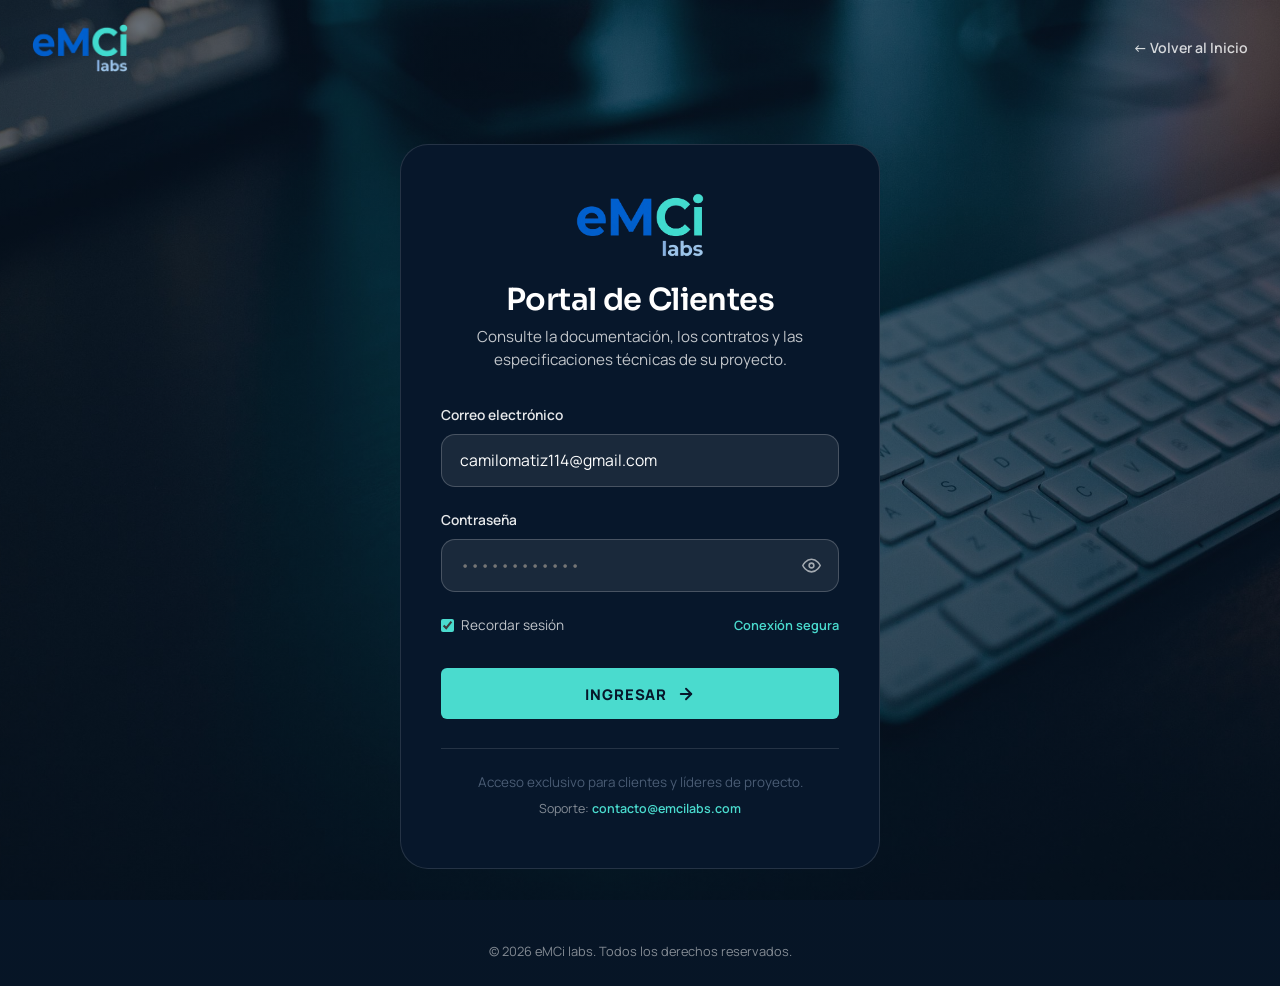
<file: portal.html>
<!DOCTYPE html>
<html lang="es">
<head>
  <meta charset="UTF-8">
  <meta name="viewport" content="width=device-width, initial-scale=1.0">
  <title>Bóveda de Documentos | eMCi labs</title>
  <meta name="description" content="Repositorio privado y confidencial de contratos, especificaciones y documentación de software para eMCi labs.">

  <!-- Favicon -->
  <link rel="icon" type="image/png" href="assets/images/logo-claro.png">

  <!-- Google Fonts -->
  <link rel="preconnect" href="https://fonts.googleapis.com">
  <link rel="preconnect" href="https://fonts.gstatic.com" crossorigin>
  <link href="https://fonts.googleapis.com/css2?family=Sora:wght@200;300;400;500;600;700&family=Manrope:wght@300;400;500;600;700;800&display=swap" rel="stylesheet">

  <!-- Hoja de estilos modular -->
  <link rel="stylesheet" href="css/styles.css?v=20261105c">
</head>
<body class="portal-body">

  <!-- ==========================================
       TOPBAR PRIVADA
       ========================================== -->
  <header class="portal-topbar">
    <div class="container portal-topbar-inner">
      <div style="display: flex; align-items: center; gap: 1.5rem;">
        <a href="index.html" class="brand-logo-pill" aria-label="eMCi labs Inicio">
          <img src="assets/images/logo-claro.png" alt="eMCi labs Logo" width="135" height="36" style="height:36px; width:auto; display:block;">
        </a>
        <span style="font-size: 0.85rem; font-weight: 700; color: var(--emci-blue); background: #eaf3ff; padding: 0.3rem 0.8rem; border-radius: var(--radius-full);">
          Bóveda Segura
        </span>
      </div>

      <div class="portal-user-meta">
        <div class="user-badge-pill">
          <div class="user-avatar">CM</div>
          <div class="user-details">
            <span class="user-name">Camilo Matiz</span>
            <span class="user-email" id="userEmailDisplay">camilomatiz114@gmail.com</span>
          </div>
        </div>

        <button id="btnLogout" class="btn-logout" title="Cerrar sesión segura">
          <svg width="16" height="16" viewBox="0 0 24 24" fill="none" stroke="currentColor" stroke-width="2" stroke-linecap="round" stroke-linejoin="round">
            <path d="M9 21H5a2 2 0 0 1-2-2V5a2 2 0 0 1 2-2h4"></path>
            <polyline points="16 17 21 12 16 7"></polyline>
            <line x1="21" y1="12" x2="9" y2="12"></line>
          </svg>
          <span>Salir</span>
        </button>
      </div>
    </div>
  </header>

  <!-- ==========================================
       BANNER DE BÓVEDA
       ========================================== -->
  <section class="portal-banner">
    <div class="container">
      <div class="portal-banner-content">
        <div class="portal-badge-tag">
          <span style="display: inline-block; width: 8px; height: 8px; border-radius: 50%; background: var(--emci-cyan); box-shadow: 0 0 8px var(--emci-cyan);"></span>
          Repositorio Privado Confidencial
        </div>
        <h1 class="portal-headline">Bóveda de Documentos del Proyecto</h1>
        <p class="portal-subtext">
          Bienvenido al área exclusiva de documentación. Aquí se almacenarán y custodiarán los contratos legales, arquitectura de software a la medida, especificaciones técnicas y credenciales de despliegue de tu proyecto.
        </p>
      </div>
    </div>
  </section>

  <!-- ==========================================
       CONTENIDO PRINCIPAL: STATS Y BÓVEDA
       ========================================== -->
  <main class="container" style="flex: 1; padding-top: 1.5rem; padding-bottom: 4rem;">

    <!-- Métricas del Repositorio -->
    <div class="portal-stats-grid">
      <div class="portal-stat-card">
        <span class="stat-card-number" id="totalDocsCount">6</span>
        <span class="stat-card-label">Documentos Registrados</span>
      </div>
      <div class="portal-stat-card">
        <span class="stat-card-number" style="color: #d97706;" id="pendingDocsCount">5</span>
        <span class="stat-card-label">Por Cargar / En Redacción</span>
      </div>
      <div class="portal-stat-card">
        <span class="stat-card-number" style="color: #16a34a;" id="uploadedDocsCount">1</span>
        <span class="stat-card-label">Cargados en Bóveda</span>
      </div>
      <div class="portal-stat-card">
        <span class="stat-card-number" style="color: var(--emci-cyan); font-size: 1.35rem; display: flex; align-items: center; gap: 0.4rem;">
          <svg width="22" height="22" viewBox="0 0 24 24" fill="none" stroke="currentColor" stroke-width="2.2">
            <rect x="3" y="11" width="18" height="11" rx="2" ry="2"></rect>
            <path d="M7 11V7a5 5 0 0 1 10 0v4"></path>
          </svg>
          AES-256
        </span>
        <span class="stat-card-label">Cifrado de Seguridad</span>
      </div>
    </div>

    <!-- Zona Interactiva de Carga de Archivos -->
    <div class="vault-upload-box" id="dropzoneBox">
      <input type="file" id="fileUploadInput" multiple style="display: none;">
      <div class="upload-icon">
        <svg width="26" height="26" viewBox="0 0 24 24" fill="none" stroke="currentColor" stroke-width="2.2" stroke-linecap="round" stroke-linejoin="round">
          <path d="M21 15v4a2 2 0 0 1-2 2H5a2 2 0 0 1-2-2v-4"></path>
          <polyline points="17 8 12 3 7 8"></polyline>
          <line x1="12" y1="3" x2="12" y2="15"></line>
        </svg>
      </div>
      <h3 class="upload-title">¿Tienes nuevos documentos listos?</h3>
      <p class="upload-desc">
        Haz clic aquí o arrastra tus archivos PDF, Word o ZIP para subirlos a tu bóveda personal tan pronto los tengas disponibles.
      </p>
      <button type="button" class="btn-primary-warm" style="margin-top: 1rem; padding: 0.65rem 1.5rem; font-size: 0.9rem;" onclick="document.getElementById('fileUploadInput').click();">
        Seleccionar Archivo de tu Dispositivo
      </button>
    </div>

    <!-- Encabezado de Documentos -->
    <div class="vault-section-title">
      <div>
        <h3>Documentación del Proyecto</h3>
        <p style="color: var(--text-dark-muted); font-size: 0.92rem; margin-top: 0.2rem;">
          Estructura de archivos y contratos para <strong>Camilo Matiz</strong>.
        </p>
      </div>
      <div style="font-size: 0.85rem; color: #64748b; background: #e2e8f0; padding: 0.35rem 0.9rem; border-radius: var(--radius-full); font-weight: 600;">
        Espacio privado
      </div>
    </div>

    <!-- Grid de Documentos (Placeholders y Documentos Creados) -->
    <div class="vault-docs-grid" id="documentsGrid">

      <!-- Documento 1: Propuesta Comercial ACOLAP -->
      <div class="doc-card" data-doc-id="doc-1" style="border-color: rgba(38, 208, 206, 0.45); background: rgba(38, 208, 206, 0.05); box-shadow: 0 4px 20px rgba(38, 208, 206, 0.12);">
        <div>
          <div class="doc-header">
            <div class="doc-type-icon type-pdf">PDF</div>
            <span class="doc-status-pill" id="status-doc-1" style="background: rgba(34, 197, 94, 0.15); color: #16a34a; border: 1px solid rgba(34, 197, 94, 0.35); font-weight: 700;">● Disponible</span>
          </div>
          <h4 class="doc-title">Propuesta Comercial ACOLAP • eMCi labs</h4>
          <p class="doc-desc">
            Propuesta técnica y económica integral de ingeniería de software boutique, arquitectura de sistemas y plataforma digital especializada para ACOLAP.
          </p>
        </div>
        <div>
          <div class="doc-meta">
            <span>Formato: PDF</span>
            <span>•</span>
            <span>3.2 MB</span>
            <span>•</span>
            <span id="meta-doc-1" style="color: var(--emci-blue); font-weight: 700;">Documento Oficial</span>
          </div>
          <div class="doc-actions" style="display: flex; gap: 0.6rem; margin-top: 0.8rem; flex-wrap: wrap;">
            <a href="assets/docs/propuesta-comercial-acolap.pdf" target="_blank" class="btn-doc-upload" style="background: var(--emci-blue); color: #ffffff; text-decoration: none; display: inline-flex; align-items: center; gap: 0.45rem; padding: 0.55rem 1.1rem; border-radius: var(--radius-sm); font-weight: 600; font-size: 0.85rem; border: none; cursor: pointer;">
              <svg width="15" height="15" viewBox="0 0 24 24" fill="none" stroke="currentColor" stroke-width="2.2"><path d="M1 12s4-8 11-8 11 8 11 8-4 8-11 8-11-8-11-8z"></path><circle cx="12" cy="12" r="3"></circle></svg>
              <span>Ver Documento</span>
            </a>
            <a href="assets/docs/propuesta-comercial-acolap.pdf" download="Propuesta Comercial ACOLAP - eMCi labs.pdf" class="btn-doc-upload" style="background: #ffffff; color: var(--emci-blue); border: 1px solid rgba(13, 91, 199, 0.35); text-decoration: none; display: inline-flex; align-items: center; gap: 0.45rem; padding: 0.55rem 1.1rem; border-radius: var(--radius-sm); font-weight: 600; font-size: 0.85rem; cursor: pointer;">
              <svg width="15" height="15" viewBox="0 0 24 24" fill="none" stroke="currentColor" stroke-width="2.2"><path d="M21 15v4a2 2 0 0 1-2 2H5a2 2 0 0 1-2-2v-4"></path><polyline points="7 10 12 15 17 10"></polyline><line x1="12" y1="15" x2="12" y2="3"></line></svg>
              <span>Descargar PDF</span>
            </a>
          </div>
        </div>
      </div>

      <!-- Documento 2: NDA Acuerdo de Confidencialidad -->
      <div class="doc-card" data-doc-id="doc-2">
        <div>
          <div class="doc-header">
            <div class="doc-type-icon type-pdf">PDF</div>
            <span class="doc-status-pill status-pending" id="status-doc-2">En Redacción Legal</span>
          </div>
          <h4 class="doc-title">Acuerdo de Confidencialidad y Propiedad Intelectual (NDA)</h4>
          <p class="doc-desc">
            Cláusulas de estricta confidencialidad para la protección del código fuente, datos de negocio, algoritmos y patentes del cliente.
          </p>
        </div>
        <div>
          <div class="doc-meta">
            <span>Formato: PDF</span>
            <span>•</span>
            <span id="meta-doc-2">Estado: Próximamente</span>
          </div>
          <div class="doc-actions">
            <button class="btn-doc-upload" onclick="triggerCardUpload('doc-2', 'Acuerdo de Confidencialidad y Propiedad Intelectual (NDA)')">
              <svg width="15" height="15" viewBox="0 0 24 24" fill="none" stroke="currentColor" stroke-width="2.2"><path d="M21 15v4a2 2 0 0 1-2 2H5a2 2 0 0 1-2-2v-4"></path><polyline points="17 8 12 3 7 8"></polyline><line x1="12" y1="3" x2="12" y2="15"></line></svg>
              <span>Adjuntar Archivo</span>
            </button>
          </div>
        </div>
      </div>

      <!-- Documento 3: Deck Ejecutivo & Arquitectura de Software -->
      <div class="doc-card" data-doc-id="doc-3" style="border-color: rgba(38, 208, 206, 0.45); background: rgba(38, 208, 206, 0.05); box-shadow: 0 4px 20px rgba(38, 208, 206, 0.12);">
        <div>
          <div class="doc-header">
            <div class="doc-type-icon type-pdf">PDF</div>
            <span class="doc-status-pill" id="status-doc-3" style="background: rgba(34, 197, 94, 0.15); color: #16a34a; border: 1px solid rgba(34, 197, 94, 0.35); font-weight: 700;">● Disponible</span>
          </div>
          <h4 class="doc-title">Deck Ejecutivo & Arquitectura de Software (Pitch Deck)</h4>
          <p class="doc-desc">
            Presentación interactiva completa en formato ejecutivo: filosofía boutique, casos de éxito, stack tecnológico y pilares de misión crítica.
          </p>
        </div>
        <div>
          <div class="doc-meta">
            <span>Formato: PDF (16:9)</span>
            <span>•</span>
            <span>4.2 MB</span>
            <span>•</span>
            <span id="meta-doc-3" style="color: var(--emci-blue); font-weight: 700;">Documento Oficial</span>
          </div>
          <div class="doc-actions" style="display: flex; gap: 0.6rem; margin-top: 0.8rem; flex-wrap: wrap;">
            <a href="assets/docs/presentacion-emci-labs.pdf" target="_blank" class="btn-doc-upload" style="background: var(--emci-blue); color: #ffffff; text-decoration: none; display: inline-flex; align-items: center; gap: 0.45rem; padding: 0.55rem 1.1rem; border-radius: var(--radius-sm); font-weight: 600; font-size: 0.85rem; border: none; cursor: pointer;">
              <svg width="15" height="15" viewBox="0 0 24 24" fill="none" stroke="currentColor" stroke-width="2.2"><path d="M1 12s4-8 11-8 11 8 11 8-4 8-11 8-11-8-11-8z"></path><circle cx="12" cy="12" r="3"></circle></svg>
              <span>Ver Documento</span>
            </a>
            <a href="assets/docs/presentacion-emci-labs.pdf" download="Presentacion Arquitectura eMCi labs.pdf" class="btn-doc-upload" style="background: #ffffff; color: var(--emci-blue); border: 1px solid rgba(13, 91, 199, 0.35); text-decoration: none; display: inline-flex; align-items: center; gap: 0.45rem; padding: 0.55rem 1.1rem; border-radius: var(--radius-sm); font-weight: 600; font-size: 0.85rem; cursor: pointer;">
              <svg width="15" height="15" viewBox="0 0 24 24" fill="none" stroke="currentColor" stroke-width="2.2"><path d="M21 15v4a2 2 0 0 1-2 2H5a2 2 0 0 1-2-2v-4"></path><polyline points="7 10 12 15 17 10"></polyline><line x1="12" y1="15" x2="12" y2="3"></line></svg>
              <span>Descargar PDF</span>
            </a>
          </div>
        </div>
      </div>

      <!-- Documento 4: Matriz de Entregables y Sprints -->
      <div class="doc-card" data-doc-id="doc-4">
        <div>
          <div class="doc-header">
            <div class="doc-type-icon type-custom">XLSX</div>
            <span class="doc-status-pill status-pending" id="status-doc-4">Pendiente de Carga</span>
          </div>
          <h4 class="doc-title">Cronograma de Sprints y Matriz de Entregables</h4>
          <p class="doc-desc">
            Plan detallado de iteraciones quincenales, fechas de despliegue en staging y criterios de aceptación para aplicativos web y móviles.
          </p>
        </div>
        <div>
          <div class="doc-meta">
            <span>Formato: XLSX/PDF</span>
            <span>•</span>
            <span id="meta-doc-4">Estado: Próximamente</span>
          </div>
          <div class="doc-actions">
            <button class="btn-doc-upload" onclick="triggerCardUpload('doc-4', 'Cronograma de Sprints y Matriz de Entregables')">
              <svg width="15" height="15" viewBox="0 0 24 24" fill="none" stroke="currentColor" stroke-width="2.2"><path d="M21 15v4a2 2 0 0 1-2 2H5a2 2 0 0 1-2-2v-4"></path><polyline points="17 8 12 3 7 8"></polyline><line x1="12" y1="3" x2="12" y2="15"></line></svg>
              <span>Adjuntar Archivo</span>
            </button>
          </div>
        </div>
      </div>

      <!-- Documento 5: Credenciales y Llaves de API -->
      <div class="doc-card" data-doc-id="doc-5">
        <div>
          <div class="doc-header">
            <div class="doc-type-icon type-zip">ZIP</div>
            <span class="doc-status-pill status-pending" id="status-doc-5">Bloqueado - Disponible al Despliegue</span>
          </div>
          <h4 class="doc-title">Paquete de Credenciales de Producción y Repositorios</h4>
          <p class="doc-desc">
            Archivo cifrado con credenciales de servidores en la nube, variables de entorno de base de datos y llaves de acceso a repositorios GitHub.
          </p>
        </div>
        <div>
          <div class="doc-meta">
            <span>Formato: ZIP Cifrado</span>
            <span>•</span>
            <span id="meta-doc-5">Protegido por Contraseña</span>
          </div>
          <div class="doc-actions">
            <button class="btn-doc-upload" onclick="triggerCardUpload('doc-5', 'Paquete de Credenciales de Producción')">
              <svg width="15" height="15" viewBox="0 0 24 24" fill="none" stroke="currentColor" stroke-width="2.2"><path d="M21 15v4a2 2 0 0 1-2 2H5a2 2 0 0 1-2-2v-4"></path><polyline points="17 8 12 3 7 8"></polyline><line x1="12" y1="3" x2="12" y2="15"></line></svg>
              <span>Adjuntar Archivo</span>
            </button>
          </div>
        </div>
      </div>

      <!-- Documento 6: Acta de Inicio de Proyecto -->
      <div class="doc-card" data-doc-id="doc-6">
        <div>
          <div class="doc-header">
            <div class="doc-type-icon type-pdf">PDF</div>
            <span class="doc-status-pill status-ready" id="status-doc-6">Plantilla Lista</span>
          </div>
          <h4 class="doc-title">Acta de Inicio y Constitución de Proyecto</h4>
          <p class="doc-desc">
            Documento de formalización de inicio de los trabajos de ingeniería de software boutique entre eMCi labs y Camilo Matiz.
          </p>
        </div>
        <div>
          <div class="doc-meta">
            <span>Formato: PDF</span>
            <span>•</span>
            <span id="meta-doc-6">Listo para anexar firmas</span>
          </div>
          <div class="doc-actions">
            <button class="btn-doc-upload" onclick="triggerCardUpload('doc-6', 'Acta de Inicio y Constitución de Proyecto')">
              <svg width="15" height="15" viewBox="0 0 24 24" fill="none" stroke="currentColor" stroke-width="2.2"><path d="M21 15v4a2 2 0 0 1-2 2H5a2 2 0 0 1-2-2v-4"></path><polyline points="17 8 12 3 7 8"></polyline><line x1="12" y1="3" x2="12" y2="15"></line></svg>
              <span>Adjuntar Archivo</span>
            </button>
          </div>
        </div>
      </div>

    </div>

    <!-- Banner Informativo -->
    <div style="background: #ffffff; border-radius: var(--radius-lg); padding: 1.8rem; border-left: 4px solid var(--emci-blue); box-shadow: 0 4px 15px rgba(7, 23, 40, 0.05); display: flex; align-items: flex-start; gap: 1rem;">
      <svg width="24" height="24" viewBox="0 0 24 24" fill="none" stroke="var(--emci-blue)" stroke-width="2.2" style="flex-shrink: 0; margin-top: 2px;">
        <circle cx="12" cy="12" r="10"></circle>
        <line x1="12" y1="16" x2="12" y2="12"></line>
        <line x1="12" y1="8" x2="12.01" y2="8"></line>
      </svg>
      <div>
        <h5 style="color: var(--emci-navy); font-size: 1rem; font-weight: 700; margin-bottom: 0.3rem;">Custodia y Seguridad de Documentos</h5>
        <p style="color: var(--text-dark-muted); font-size: 0.88rem; line-height: 1.6;">
          Los documentos se mantendrán disponibles en esta bóveda privada para su consulta y descarga en cualquier momento. Puedes subir tus archivos finales haciendo clic en <strong>"Adjuntar Archivo"</strong> en cada tarjeta o utilizando la zona de carga superior.
        </p>
      </div>
    </div>

    <!-- ==========================================
         SECCIÓN: PRESENTACIONES INTERACTIVAS (HTML & CSS CON ANIMACIÓN)
         ========================================== -->
    <section class="presentation-section" id="presentaciones">
      <div class="presentation-section-header">
        <div>
          <div class="presentation-badge">
            <svg width="14" height="14" viewBox="0 0 24 24" fill="none" stroke="currentColor" stroke-width="2.5"><polygon points="5 3 19 12 5 21 5 3"></polygon></svg>
            Presentaciones Interactivas en Vivo
          </div>
          <h2 class="presentation-section-title">Presentaciones Interactivas del Proyecto</h2>
          <p class="presentation-section-sub">
            Decks interactivos construidos 100% en HTML, CSS y animaciones fluidas para exposiciones de arquitectura técnica, propuestas a clientes y pitch decks.
          </p>
        </div>

        <div style="display: flex; gap: 0.8rem; align-items: center; flex-wrap: wrap;">
          <a href="assets/docs/presentacion-emci-labs.pdf" download="Presentacion Arquitectura eMCi labs.pdf" target="_blank" class="btn-primary-warm" style="background: rgba(38, 208, 206, 0.15); color: var(--emci-cyan); border: 1px solid rgba(38, 208, 206, 0.4); padding: 0.65rem 1.4rem; font-size: 0.88rem; text-decoration: none; display: inline-flex; align-items: center; gap: 0.5rem; border-radius: var(--radius-sm); font-weight: 600;">
            <svg width="16" height="16" viewBox="0 0 24 24" fill="none" stroke="currentColor" stroke-width="2.2"><path d="M21 15v4a2 2 0 0 1-2 2H5a2 2 0 0 1-2-2v-4"></path><polyline points="7 10 12 15 17 10"></polyline><line x1="12" y1="15" x2="12" y2="3"></line></svg>
            Descargar Deck (PDF)
          </a>
          <a href="presentacion.html" target="_blank" class="btn-primary-warm" style="padding: 0.65rem 1.4rem; font-size: 0.88rem; text-decoration: none;">
            <svg width="16" height="16" viewBox="0 0 24 24" fill="none" stroke="currentColor" stroke-width="2.2"><path d="M15 3h6v6"></path><path d="M10 14L21 3"></path><path d="M18 13v6a2 2 0 0 1-2 2H5a2 2 0 0 1-2-2V8a2 2 0 0 1 2-2h6"></path></svg>
            Abrir Deck en Pantalla Completa
          </a>
        </div>
      </div>

      <!-- DECK INTERACTIVO EMBEBIDO -->
      <div class="interactive-deck-container" id="interactiveDeck">
        
        <!-- Barra de Progreso Superior -->
        <div class="deck-progress-bar">
          <div class="deck-progress-fill" id="deckProgressFill"></div>
        </div>

        <!-- Barra Superior del Deck -->
        <div class="deck-topbar">
          <div class="deck-brand-tag">
            <span class="deck-live-pulse"></span>
            <span>eMCi labs • Architecture Deck v2.4</span>
          </div>

          <div class="deck-actions-right">
            <a href="assets/docs/presentacion-emci-labs.pdf" download="Presentacion Arquitectura eMCi labs.pdf" target="_blank" class="deck-btn-icon" style="text-decoration: none;" title="Descargar Presentación en PDF">
              <svg width="15" height="15" viewBox="0 0 24 24" fill="none" stroke="currentColor" stroke-width="2.2"><path d="M21 15v4a2 2 0 0 1-2 2H5a2 2 0 0 1-2-2v-4"></path><polyline points="7 10 12 15 17 10"></polyline><line x1="12" y1="15" x2="12" y2="3"></line></svg>
              <span>Descargar PDF</span>
            </a>
            <button class="deck-btn-icon" id="btnToggleDeckFullscreen" title="Ver en pantalla completa">
              <svg width="15" height="15" viewBox="0 0 24 24" fill="none" stroke="currentColor" stroke-width="2"><polyline points="15 3 21 3 21 9"></polyline><polyline points="9 21 3 21 3 15"></polyline><line x1="21" y1="3" x2="14" y2="10"></line><line x1="3" y1="21" x2="10" y2="14"></line></svg>
              <span>Maximizar</span>
            </button>
            <button class="deck-btn-icon" id="btnAutoPlayDeck" title="Reproducción automática">
              <svg id="autoPlayIcon" width="15" height="15" viewBox="0 0 24 24" fill="none" stroke="currentColor" stroke-width="2"><polygon points="5 3 19 12 5 21 5 3"></polygon></svg>
              <span id="autoPlayText">Auto-Play</span>
            </button>
          </div>
        </div>

        <!-- Escenario de Diapositivas -->
        <div class="deck-stage">

          <!-- SLIDE 0: Portada Inicial con Gran Logo de eMCi labs -->
          <div class="pres-slide active" data-slide-idx="0">
            <div style="display: flex; flex-direction: column; align-items: center; justify-content: center; text-align: center; min-height: 490px; padding: 2.5rem 1.5rem;">
              
              <div style="display: inline-flex; align-items: center; gap: 0.6rem; background: rgba(38, 208, 206, 0.12); border: 1px solid rgba(38, 208, 206, 0.35); padding: 0.45rem 1.35rem; border-radius: 9999px; margin-bottom: 2rem;">
                <span style="width: 8px; height: 8px; border-radius: 50%; background: var(--emci-cyan); box-shadow: 0 0 10px var(--emci-cyan);"></span>
                <span style="font-size: 0.85rem; font-weight: 700; color: var(--emci-cyan); letter-spacing: 0.08em; text-transform: uppercase;">Diapositiva 01 • Portada Corporativa</span>
              </div>

              <!-- Gran Logo eMCi labs en Cápsula Blanca Flotante y Resplandor -->
              <div style="background: #ffffff; padding: 2rem 4.5rem; border-radius: 9999px; display: inline-flex; align-items: center; justify-content: center; box-shadow: 0 24px 60px rgba(0,0,0,0.5), 0 0 50px rgba(38,208,206,0.45); margin-bottom: 2.2rem; transform: scale(1.08); transition: transform 0.3s ease;">
                <img src="assets/images/logo-claro.png" alt="eMCi labs" style="height: 85px; width: auto; display: block;">
              </div>

              <h2 style="font-family: var(--font-serif); font-size: clamp(2.4rem, 4.5vw, 3.8rem); font-weight: 700; color: #ffffff; line-height: 1.15; margin-bottom: 1.1rem; max-width: 900px;">
                Ingeniería de Software Boutique <br><span class="highlight-cyan">&amp; Arquitectura de Misión Crítica</span>
              </h2>

              <p style="font-size: 1.15rem; color: rgba(255, 255, 255, 0.88); max-width: 720px; line-height: 1.6; margin-bottom: 2.2rem;">
                Plataformas de alta disponibilidad, desarrollo a la medida y soluciones SaaS diseñadas para potenciar el ADN de tu negocio.
              </p>

              <div style="display: flex; align-items: center; gap: 1.25rem; flex-wrap: wrap; justify-content: center;">
                <div style="font-size: 0.92rem; color: rgba(255, 255, 255, 0.85); display: flex; align-items: center; gap: 0.6rem; background: rgba(255, 255, 255, 0.08); padding: 0.6rem 1.6rem; border-radius: 9999px; border: 1px solid rgba(255, 255, 255, 0.18);">
                  <span style="color: var(--emci-cyan); font-weight: 800;">✦</span>
                  <span>Con más de 10 Años de Experiencia</span>
                </div>
                <button onclick="goNext()" class="btn-primary-warm" style="padding: 0.75rem 2rem; font-size: 1rem; font-weight: 700; cursor: pointer; border: none; display: inline-flex; align-items: center; gap: 0.6rem; border-radius: 9999px; box-shadow: 0 10px 25px rgba(242,142,66,0.35);">
                  <span>Iniciar Presentación</span>
                  <svg width="18" height="18" viewBox="0 0 24 24" fill="none" stroke="currentColor" stroke-width="2.5"><polyline points="9 18 15 12 9 6"></polyline></svg>
                </button>
              </div>

            </div>
          </div>

          <!-- SLIDE 1: Bienvenido a eMCi labs (Slogan & Filosofía Boutique) -->
          <div class="pres-slide" data-slide-idx="1">
            <div class="slide-grid-2col">
              <div>
                <span class="slide-category-tag">Diapositiva 02 • Bienvenida &amp; Propuesta</span>
                <h3 class="slide-main-title">
                  Bienvenido a <span class="highlight-cyan">eMCi labs.</span>
                </h3>
                
                <div class="slogan-highlight-box">
                  <p class="slogan-text">"Ingeniería Boutique: Diseñamos software a la medida y soluciones SaaS que se acoplan al ADN de tu negocio."</p>
                </div>

                <p class="slide-main-desc">
                  Somos un estudio de ingeniería de software de alta gama y misión crítica. Ayudamos a empresas a trascender las limitaciones mediante plataformas personalizadas y modelos SaaS concebidos para sus procesos reales.
                </p>

                <div class="slide-highlights-list">
                  <div class="slide-highlight-item">
                    <span style="color:var(--emci-cyan); font-weight:800;">✓</span>
                    <span><strong>100% Hecho a la Medida:</strong> Cero plantillas recicladas ni código genérico.</span>
                  </div>
                  <div class="slide-highlight-item">
                    <span style="color:var(--emci-cyan); font-weight:800;">✓</span>
                    <span><strong>Ingeniería Boutique 1:1:</strong> Trato directo con arquitectos senior dedicados.</span>
                  </div>
                  <div class="slide-highlight-item">
                    <span style="color:var(--emci-cyan); font-weight:800;">✓</span>
                    <span><strong>Acompañamiento Continuo:</strong> Crecemos y evolucionamos a la par de tu empresa.</span>
                  </div>
                </div>
              </div>

              <div class="slide-visual-preview">
                <div class="code-simulation-header">
                  <span class="dot-code dot-red"></span>
                  <span class="dot-code dot-yellow"></span>
                  <span class="dot-code dot-green"></span>
                  <span style="font-size:0.75rem; color:rgba(255,255,255,0.6); margin-left:8px;">emci_boutique_manifest.ts</span>
                </div>
                <div class="animated-code-lines">
                  <p><span class="code-keyword">const</span> <span class="code-func">studio</span> = {</p>
                  <p>&nbsp;&nbsp;name: <span class="code-str">"eMCi labs"</span>,</p>
                  <p>&nbsp;&nbsp;philosophy: <span class="code-str">"Boutique Engineering"</span>,</p>
                  <p>&nbsp;&nbsp;precisionEngineering: <span class="code-keyword">true</span>,</p>
                  <p>&nbsp;&nbsp;customPlatforms: <span class="code-keyword">true</span>,</p>
                  <p>&nbsp;&nbsp;intelligentSaaS: <span class="code-keyword">true</span>,</p>
                  <p>&nbsp;&nbsp;uptimeGuarantee: <span class="code-str">"99.99%"</span></p>
                  <p>};</p>
                </div>

                <div style="margin-top: 1.5rem; padding-top: 1rem; border-top: 1px solid rgba(255,255,255,0.12); display: flex; justify-content: space-between; align-items: center;">
                  <div>
                    <div style="font-size:1.6rem; font-weight:800; color:var(--emci-cyan);">99.9%</div>
                    <div style="font-size:0.75rem; color:rgba(255,255,255,0.7);">Alta Disponibilidad</div>
                  </div>
                  <div>
                    <div style="font-size:1.6rem; font-weight:800; color:#f28e42;">100%</div>
                    <div style="font-size:0.75rem; color:rgba(255,255,255,0.7);">Senior Engineering</div>
                  </div>
                  <div>
                    <div style="font-size:1.6rem; font-weight:800; color:#38bdf8;">0%</div>
                    <div style="font-size:0.75rem; color:rgba(255,255,255,0.7);">Deuda Técnica</div>
                  </div>
                </div>
              </div>
            </div>
          </div>

          <!-- SLIDE 2: Quiénes Somos (Con Más de 10 Años de Experiencia) -->
          <div class="pres-slide" data-slide-idx="2">
            <div class="slide-grid-2col">
              <div>
                <span class="slide-category-tag">Diapositiva 03 • Experiencia &amp; Quiénes Somos</span>
                <h3 class="slide-main-title" style="font-size: clamp(2.2rem, 3.2vw, 3rem); margin-bottom: 0.9rem;">
                  Con más de 10 Años de Experiencia <br><span class="highlight-cyan">en Ingeniería y Tecnología.</span>
                </h3>
                
                <p class="slide-main-desc" style="margin-bottom: 1.1rem; font-size: 1rem; line-height: 1.7;">
                  Contamos con <strong>más de 10 años de experiencia</strong> acumulada en desarrollo tecnológico, arquitectura de software y diseño de sistemas de alto rendimiento. Nuestra misión es sustituir el software rígido e ineficiente por plataformas de ingeniería boutique hechas con rigor y devoción por los procesos reales de cada cliente.
                </p>

                <p class="slide-main-desc" style="margin-bottom: 1.35rem; font-size: 0.95rem; line-height: 1.65; color: rgba(255, 255, 255, 0.8);">
                  Nos especializamos en resolver retos operativos complejos mediante soluciones a la medida y arquitecturas SaaS escalables, asegurando estabilidad continua, velocidad y eficiencia en cada despliegue.
                </p>

                <div class="slide-highlights-list">
                  <div class="slide-highlight-item">
                    <span style="color:var(--emci-cyan); font-weight:800;">✦</span>
                    <span><strong>Rigor de Misión Crítica:</strong> Cero tolerancia a errores en producción, seguridad sólida y máxima disponibilidad operativa.</span>
                  </div>
                  <div class="slide-highlight-item">
                    <span style="color:var(--emci-cyan); font-weight:800;">✦</span>
                    <span><strong>Soluciones a la Medida y SaaS:</strong> Plataformas concebidas para el flujo exacto de tu negocio, escalables y eficientes.</span>
                  </div>
                  <div class="slide-highlight-item">
                    <span style="color:var(--emci-cyan); font-weight:800;">✦</span>
                    <span><strong>Ingeniería Boutique Humana:</strong> Comunicación directa 1:1 con ingenieros senior, con acompañamiento cercano en cada etapa.</span>
                  </div>
                </div>
              </div>

              <!-- Columna Derecha: Tarjeta Visual de Pilares & Madurez Técnica -->
              <div class="slide-visual-preview" style="padding: 1.8rem;">
                <div style="display: flex; justify-content: space-between; align-items: center; margin-bottom: 1.4rem; border-bottom: 1px solid rgba(255,255,255,0.12); padding-bottom: 0.9rem;">
                  <div style="display: flex; align-items: center; gap: 0.6rem;">
                    <span style="display: inline-block; width: 10px; height: 10px; border-radius: 50%; background: var(--emci-cyan); box-shadow: 0 0 10px var(--emci-cyan);"></span>
                    <span style="font-size: 0.82rem; font-weight: 700; color: #ffffff; letter-spacing: 0.05em; text-transform: uppercase;">Pilares &amp; Madurez Técnica</span>
                  </div>
                  <span style="font-size: 0.78rem; color: var(--emci-cyan); background: rgba(38,208,206,0.12); padding: 0.25rem 0.65rem; border-radius: 9999px; font-weight: 700;">+10 Años de Experiencia</span>
                </div>

                <!-- Pilares Verticales -->
                <div style="display: flex; flex-direction: column; gap: 1.1rem; position: relative;">
                  
                  <!-- Pilar 1 -->
                  <div style="display: flex; gap: 1rem; align-items: flex-start;">
                    <div style="width: 48px; height: 48px; border-radius: var(--radius-md); background: rgba(13, 91, 199, 0.3); border: 1px solid var(--emci-blue); display: flex; flex-direction: column; align-items: center; justify-content: center; flex-shrink: 0;">
                      <span style="font-size: 0.68rem; color: rgba(255,255,255,0.7); line-height: 1;">EXP</span>
                      <strong style="font-size: 0.95rem; color: #ffffff; line-height: 1;">+10</strong>
                    </div>
                    <div>
                      <h4 style="font-size: 0.98rem; font-weight: 700; color: #ffffff; margin-bottom: 0.2rem;">Década de Trayectoria Comprobada</h4>
                      <p style="font-size: 0.82rem; color: rgba(255,255,255,0.75); line-height: 1.45;">Experiencia acumulada en arquitectura cloud, microservicios, bases de datos transaccionales e integración de hardware y APIs.</p>
                    </div>
                  </div>

                  <!-- Pilar 2 -->
                  <div style="display: flex; gap: 1rem; align-items: flex-start;">
                    <div style="width: 48px; height: 48px; border-radius: var(--radius-md); background: rgba(242, 142, 66, 0.2); border: 1px solid #f28e42; display: flex; flex-direction: column; align-items: center; justify-content: center; flex-shrink: 0;">
                      <span style="font-size: 0.65rem; color: rgba(255,255,255,0.7); line-height: 1;">DEV</span>
                      <strong style="font-size: 0.85rem; color: #f28e42; line-height: 1;">SaaS</strong>
                    </div>
                    <div>
                      <h4 style="font-size: 0.98rem; font-weight: 700; color: #ffffff; margin-bottom: 0.2rem;">Ingeniería de Software de Precisión</h4>
                      <p style="font-size: 0.82rem; color: rgba(255,255,255,0.75); line-height: 1.45;">Desarrollo de sistemas a la medida y ecosistemas SaaS empresariales que eliminan cuellos de botella y fricción operativa.</p>
                    </div>
                  </div>

                  <!-- Pilar 3 -->
                  <div style="display: flex; gap: 1rem; align-items: flex-start; background: rgba(38, 208, 206, 0.12); padding: 0.75rem; border-radius: var(--radius-md); border: 1px solid rgba(38, 208, 206, 0.4);">
                    <div style="width: 48px; height: 48px; border-radius: var(--radius-md); background: var(--emci-cyan); display: flex; flex-direction: column; align-items: center; justify-content: center; flex-shrink: 0; color: var(--emci-navy);">
                      <span style="font-size: 0.68rem; font-weight: 800; line-height: 1;">OPS</span>
                      <strong style="font-size: 0.95rem; font-weight: 900; line-height: 1;">24/7</strong>
                    </div>
                    <div>
                      <h4 style="font-size: 0.98rem; font-weight: 800; color: var(--emci-cyan); margin-bottom: 0.2rem;">Operación Continua &amp; Alta Resiliencia</h4>
                      <p style="font-size: 0.82rem; color: #ffffff; line-height: 1.45;">Sistemas diseñados para soportar alto tráfico y transacciones simultáneas con tolerancia cero a caídas de servicio.</p>
                    </div>
                  </div>

                </div>

                <!-- Indicadores de Fondo -->
                <div style="margin-top: 1.3rem; padding-top: 1rem; border-top: 1px solid rgba(255,255,255,0.12); display: flex; justify-content: space-between; text-align: center;">
                  <div>
                    <div style="font-size: 1.4rem; font-weight: 800; color: var(--emci-cyan);">+10</div>
                    <div style="font-size: 0.74rem; color: rgba(255,255,255,0.7);">Años de Experiencia</div>
                  </div>
                  <div>
                    <div style="font-size: 1.4rem; font-weight: 800; color: #f28e42;">100%</div>
                    <div style="font-size: 0.74rem; color: rgba(255,255,255,0.7);">Hecho a la Medida</div>
                  </div>
                  <div>
                    <div style="font-size: 1.4rem; font-weight: 800; color: #38bdf8;">100%</div>
                    <div style="font-size: 0.74rem; color: rgba(255,255,255,0.7);">Talento Senior</div>
                  </div>
                </div>
              </div>
            </div>

          </div>

          <!-- SLIDE 3: Manifiesto: Ingeniería Boutique & SaaS Inteligente -->
          <div class="pres-slide" data-slide-idx="3">
            <div>
              <span class="slide-category-tag">Diapositiva 04 • Nuestra Filosofía</span>
              <h3 class="slide-main-title" style="font-size: 2.5rem; margin-bottom: 0.8rem;">
                Adaptamos la Plataforma a Ti, <span class="highlight-cyan">Software a la Medida y SaaS Inteligente.</span>
              </h3>
              <p class="slide-main-desc" style="margin-bottom: 1.5rem;">
                Desarrollamos soluciones a la medida y modelos SaaS avanzados para que no tengas que amoldar tu operación a sistemas inflexibles. En <strong>eMCi labs</strong> construimos tecnología ágil alrededor de tus procesos reales.
              </p>

              <div class="comparison-grid">
                <div class="compare-card traditional">
                  <h4 class="compare-title">
                    <svg width="20" height="20" viewBox="0 0 24 24" fill="none" stroke="currentColor" stroke-width="2"><line x1="18" y1="6" x2="6" y2="18"></line><line x1="6" y1="6" x2="18" y2="18"></line></svg>
                    Soluciones Rígidas Convencionales
                  </h4>
                  <ul class="compare-list">
                    <li>❌ Obliga a tu equipo a adaptarse a pantallas rígidas y flujos prefabricados.</li>
                    <li>❌ Mensualidades perpetuas que se incrementan cada vez que añades usuarios.</li>
                    <li>❌ No permite integrar impresoras térmicas, hardware especializado o QR propios.</li>
                    <li>❌ Cero personalización profunda; tus sugerencias quedan en una lista de espera.</li>
                  </ul>
                </div>

                <div class="compare-card boutique">
                  <h4 class="compare-title">
                    <svg width="20" height="20" viewBox="0 0 24 24" fill="none" stroke="currentColor" stroke-width="2"><polyline points="20 6 9 17 4 12"></polyline></svg>
                    Ingeniería Boutique eMCi labs
                  </h4>
                  <ul class="compare-list">
                    <li>✨ Ecosistema concebido milimétricamente sobre el flujo real de tu equipo.</li>
                    <li>✨ Integración total al unísono: apps móviles, comandas, QR y facturación conectadas.</li>
                    <li>✨ Soluciones y plataformas SaaS diseñadas específicamente para tu industria.</li>
                    <li>✨ Trato 1 a 1 con ingenieros senior que evolucionan la plataforma contigo.</li>
                  </ul>
                </div>
              </div>
            </div>
          </div>

          <!-- SLIDE 4: Caso de Éxito 1 — RestaServi -->
          <div class="pres-slide" data-slide-idx="4">
            <div>
              <div style="display: flex; align-items: center; gap: 1rem; margin-bottom: 0.8rem; flex-wrap: wrap;">
                <span class="slide-category-tag" style="margin-bottom: 0;">Diapositiva 05 • Caso de Éxito Gastronómico</span>
                <div style="background: #ffffff; padding: 0.35rem 0.95rem; border-radius: 9999px; display: inline-flex; align-items: center; box-shadow: 0 4px 15px rgba(0,0,0,0.25);">
                  <img src="assets/logos/logo3.png" alt="RestaServi Logo" style="height: 24px; width: auto; object-fit: contain; display: block;">
                </div>
              </div>
              <h3 class="slide-main-title" style="font-size: 2.3rem; margin-bottom: 0.6rem;">
                RestaServi: <span class="highlight-cyan">Orquestación Digital</span> para Restaurantes al Unísono.
              </h3>
              <p class="slide-main-desc" style="margin-bottom: 1.2rem;">
                En RestaServi eliminamos la comanda en papel para crear una plataforma que conecta meseros, cocina y caja al instante sin fricción ni demoras.
              </p>

              <!-- Flujo de 4 pasos de RestaServi -->
              <div class="restaservi-flow-grid">
                <div class="flow-step-card">
                  <span class="flow-step-number">01</span>
                  <div class="flow-step-icon">
                    <svg width="24" height="24" viewBox="0 0 24 24" fill="none" stroke="currentColor" stroke-width="2"><rect x="5" y="2" width="14" height="20" rx="2" ry="2"></rect><line x1="12" y1="18" x2="12.01" y2="18"></line></svg>
                  </div>
                  <h4 class="flow-step-title">Mesero en App Móvil</h4>
                  <p class="flow-step-desc">El mesero toma el pedido en mesa desde la app digital. Adiós a las notas en papel y a los errores de caligrafía.</p>
                </div>

                <div class="flow-step-card">
                  <span class="flow-step-number">02</span>
                  <div class="flow-step-icon">
                    <svg width="24" height="24" viewBox="0 0 24 24" fill="none" stroke="currentColor" stroke-width="2"><polyline points="6 9 6 2 18 2 18 9"></polyline><path d="M6 18H4a2 2 0 0 1-2-2v-5a2 2 0 0 1 2-2h16a2 2 0 0 1 2 2v5a2 2 0 0 1-2 2h-2"></path><rect x="6" y="14" width="12" height="8"></rect></svg>
                  </div>
                  <h4 class="flow-step-title">Impresión en Cocina</h4>
                  <p class="flow-step-desc">El pedido se transmite en tiempo real a cocina y se imprime de inmediato en la impresora térmica de comandas.</p>
                </div>

                <div class="flow-step-card">
                  <span class="flow-step-number">03</span>
                  <div class="flow-step-icon">
                    <svg width="24" height="24" viewBox="0 0 24 24" fill="none" stroke="currentColor" stroke-width="2"><path d="M18 8A6 6 0 0 0 6 8c0 7-3 9-3 9h24s-3-2-3-9"></path><path d="M13.73 21a2 2 0 0 1-3.46 0"></path></svg>
                  </div>
                  <h4 class="flow-step-title">Notificación Plato Listo</h4>
                  <p class="flow-step-desc">Cocina marca la orden terminada con un solo tap; el mesero recibe alerta al instante para servir a la mesa.</p>
                </div>

                <div class="flow-step-card">
                  <span class="flow-step-number">04</span>
                  <div class="flow-step-icon">
                    <svg width="24" height="24" viewBox="0 0 24 24" fill="none" stroke="currentColor" stroke-width="2"><rect x="2" y="4" width="20" height="16" rx="2"></rect><line x1="2" y1="10" x2="22" y2="10"></line></svg>
                  </div>
                  <h4 class="flow-step-title">Entrega & Facturación</h4>
                  <p class="flow-step-desc">El mesero confirma la entrega y el sistema en caja factura automáticamente sin filas ni recálculos manuales.</p>
                </div>
              </div>

              <!-- Banner de Resultados -->
              <div class="case-metric-banner">
                <div class="case-metric-stat">
                  <div class="case-stat-big">12</div>
                  <div class="case-stat-text">
                    <strong>Restaurantes en Operación Activa</strong><br>
                    Utilizando RestaServi a diario sin interrupciones.
                  </div>
                </div>
                <div class="case-metric-stat">
                  <div class="case-stat-big" style="color:#22c55e;">0</div>
                  <div class="case-stat-text">
                    <strong>Comandas Extraviadas</strong><br>
                    Sincronización digital al unísono de mesa a cocina.
                  </div>
                </div>
                <div class="case-metric-stat">
                  <div class="case-stat-big" style="color:#f28e42;">-40%</div>
                  <div class="case-stat-text">
                    <strong>Tiempos de Espera</strong><br>
                    Mayor rotación de mesas y satisfacción del comensal.
                  </div>
                </div>
              </div>
            </div>
          </div>

          <!-- SLIDE 5: Caso de Éxito 2 — Disproel -->
          <div class="pres-slide" data-slide-idx="5">
            <div>
              <div style="display: flex; align-items: center; gap: 1rem; margin-bottom: 0.8rem; flex-wrap: wrap;">
                <span class="slide-category-tag" style="margin-bottom: 0;">Diapositiva 06 • Caso de Éxito Industrial</span>
                <div style="background: #ffffff; padding: 0.35rem 0.95rem; border-radius: 9999px; display: inline-flex; align-items: center; box-shadow: 0 4px 15px rgba(0,0,0,0.25);">
                  <img src="assets/logos/logo2.png" alt="Disproel Logo" style="height: 24px; width: auto; object-fit: contain; display: block;">
                </div>
              </div>
              <h3 class="slide-main-title" style="font-size: 2.3rem; margin-bottom: 0.6rem;">
                Disproel: <span class="highlight-cyan">Suite Corporativa</span> y Control Operativo.
              </h3>
              <p class="slide-main-desc" style="margin-bottom: 1.2rem;">
                Diseñamos e implementamos un ecosistema digital integral que centraliza desde la presencia web hasta la trazabilidad en campo y la seguridad laboral.
              </p>

              <div class="disproel-grid">
                <div class="disproel-card">
                  <span class="disproel-card-badge">01 • Presencia</span>
                  <h4 class="disproel-card-title">Portal Web Corporativo</h4>
                  <p class="disproel-card-desc">Plataforma institucional de alta velocidad y diseño editorial con catálogo de servicios y captación de clientes.</p>
                </div>

                <div class="disproel-card">
                  <span class="disproel-card-badge">02 • Trazabilidad</span>
                  <h4 class="disproel-card-title">Plataforma de Proyectos y QR</h4>
                  <p class="disproel-card-desc">Sistema de control de obras en campo con generación y lectura de códigos QR para seguimiento en tiempo real.</p>
                </div>

                <div class="disproel-card">
                  <span class="disproel-card-badge">03 • Gestión Comercial</span>
                  <h4 class="disproel-card-title">Sistema CRM a la Medida</h4>
                  <p class="disproel-card-desc">Control total del embudo de ventas, seguimiento de cotizaciones, clientes y métricas comerciales sin software de terceros.</p>
                </div>

                <div class="disproel-card">
                  <span class="disproel-card-badge">04 • Normativa Legal</span>
                  <h4 class="disproel-card-title">Sistema SG-SST</h4>
                  <p class="disproel-card-desc">Digitalización de Seguridad y Salud en el Trabajo: inspecciones, matriz de riesgos laborales y auditorías.</p>
                </div>

                <div class="disproel-card" style="border-color: rgba(245, 158, 11, 0.4); background: rgba(245, 158, 11, 0.08);">
                  <span class="disproel-card-badge active-dev">05 • En Desarrollo Activo</span>
                  <h4 class="disproel-card-title">Gestión Documental Avanzada</h4>
                  <p class="disproel-card-desc">Bóveda digital de archivo técnico, actas de obra, certificados y expedientes con control estricto de versiones y permisos.</p>
                </div>

                <div class="disproel-card" style="display: flex; flex-direction: column; justify-content: center; background: rgba(13, 91, 199, 0.2); border-color: var(--emci-blue);">
                  <div style="font-size: 1.15rem; font-weight: 800; color: #ffffff; margin-bottom: 0.4rem;">Arquitectura Unificada</div>
                  <p style="font-size: 0.85rem; color: rgba(255,255,255,0.8); line-height: 1.5;">Todos los módulos operan bajo una base de datos segura y un panel de administración unificado para la dirección.</p>
                </div>
              </div>
            </div>
          </div>

          <!-- SLIDE 6: Tu Próximo Proyecto con eMCi labs -->
          <div class="pres-slide" data-slide-idx="6">
            <div class="slide-grid-2col">
              <div>
                <span class="slide-category-tag">Diapositiva 07 • Próximos Pasos</span>
                <h3 class="slide-main-title" style="font-size: 2.4rem; margin-bottom: 0.8rem;">
                  Estamos Contigo, <span class="highlight-cyan">Siempre a Tu Lado.</span>
                </h3>
                <p class="slide-main-desc">
                  Si tu negocio tiene un flujo de trabajo único que requiere una plataforma a la medida o un SaaS especializado, en <strong>eMCi labs</strong> forjamos la solución exacta para tu operación.
                </p>

                <div class="slide-highlights-list">
                  <div class="slide-highlight-item">
                    <span style="color:var(--emci-cyan); font-weight:800;">1</span>
                    <span><strong>Diagnóstico en el Terreno:</strong> Estudiamos tus procesos reales y dolores operativos.</span>
                  </div>
                  <div class="slide-highlight-item">
                    <span style="color:var(--emci-cyan); font-weight:800;">2</span>
                    <span><strong>Prototipado Boutique:</strong> Diseñamos la arquitectura y validamos con tu equipo antes de programar.</span>
                  </div>
                  <div class="slide-highlight-item">
                    <span style="color:var(--emci-cyan); font-weight:800;">3</span>
                    <span><strong>Despliegue & Misión Crítica:</strong> Salida a producción con pruebas continuas y soporte directo.</span>
                  </div>
                </div>
              </div>

              <div class="slide-visual-preview" style="text-align: center; display: flex; flex-direction: column; justify-content: center; align-items: center; padding: 2.2rem;">
                <div style="background: #ffffff; padding: 0.5rem 1.4rem; border-radius: 9999px; display: inline-flex; align-items: center; justify-content: center; margin-bottom: 1.25rem; box-shadow: 0 8px 25px rgba(0,0,0,0.25);">
                  <img src="assets/images/logo-claro.png" alt="eMCi labs" style="height: 38px; width: auto; display: block;">
                </div>
                <h4 style="font-size: 1.35rem; font-weight: 800; color: #ffffff; margin-bottom: 0.45rem;">"Estamos contigo, siempre a tu lado."</h4>
                <p style="font-size: 0.88rem; color: rgba(255,255,255,0.8); margin-bottom: 1.3rem; line-height: 1.5; max-width: 330px;">Iniciemos la evolución tecnológica de tu empresa con ingeniería boutique personalizada.</p>
                
                <div style="background: rgba(38, 208, 206, 0.12); padding: 0.8rem 1.6rem; border-radius: var(--radius-full); border: 1px solid rgba(38, 208, 206, 0.45); margin-bottom: 1.1rem; box-shadow: 0 4px 15px rgba(38, 208, 206, 0.15);">
                  <a href="mailto:contacto@emcilabs.com" style="color: var(--emci-cyan); font-weight: 700; text-decoration: none; font-size: 0.98rem; letter-spacing: 0.02em;">contacto@emcilabs.com</a>
                </div>

                <div style="font-size: 0.8rem; color: rgba(255,255,255,0.6);">
                  eMCi labs • Estudio de Ingeniería de Software Boutique
                </div>
              </div>
            </div>
          </div>

        </div>

        <!-- Barra Inferior de Navegación de Diapositivas -->
        <div class="deck-controls-bottom">
          <div class="deck-nav-btns">
            <button class="deck-btn-nav" id="btnDeckPrev">
              <svg width="16" height="16" viewBox="0 0 24 24" fill="none" stroke="currentColor" stroke-width="2.5"><polyline points="15 18 9 12 15 6"></polyline></svg>
              <span>Anterior</span>
            </button>
            <button class="deck-btn-nav" id="btnDeckNext">
              <span>Siguiente</span>
              <svg width="16" height="16" viewBox="0 0 24 24" fill="none" stroke="currentColor" stroke-width="2.5"><polyline points="9 18 15 12 9 6"></polyline></svg>
            </button>
          </div>

          <div class="deck-counter-badge" id="deckSlideCounter">
            Diapositiva <strong style="color:var(--emci-cyan);">1</strong> de 7
          </div>
        </div>

      </div>
    </section>

  </main>

  <!-- Pie de Página en Azul Cósmico -->
  <footer class="site-footer">
    <div class="container">
      <div class="footer-bottom" style="border: none; padding: 0;">
        <p>&copy; 2026 eMCi labs. Bóveda Privada de Clientes.</p>
        <div class="footer-badge">
          Sesión Activa: camilomatiz114@gmail.com
        </div>
      </div>
    </div>
  </footer>

  <!-- Script de Control del Portal -->
  <script>
    // 1. Verificación de Autenticación
    const isAuth = sessionStorage.getItem('emci_auth') === 'true' || localStorage.getItem('emci_auth') === 'true';
    if (!isAuth) {
      window.location.href = 'login.html';
    }

    // 2. Cerrar Sesión
    document.getElementById('btnLogout').addEventListener('click', () => {
      sessionStorage.removeItem('emci_auth');
      sessionStorage.removeItem('emci_user');
      localStorage.removeItem('emci_auth');
      localStorage.removeItem('emci_user');
      window.location.href = 'login.html';
    });

    // 3. Manejo de Carga de Archivos
    const dropzone = document.getElementById('dropzoneBox');
    const fileInput = document.getElementById('fileUploadInput');
    let targetCardDocId = null;

    dropzone.addEventListener('dragover', (e) => {
      e.preventDefault();
      dropzone.classList.add('dragover');
    });

    dropzone.addEventListener('dragleave', () => {
      dropzone.classList.remove('dragover');
    });

    dropzone.addEventListener('drop', (e) => {
      e.preventDefault();
      dropzone.classList.remove('dragover');
      if (e.dataTransfer.files.length > 0) {
        handleUploadedFiles(e.dataTransfer.files);
      }
    });

    fileInput.addEventListener('change', (e) => {
      if (e.target.files.length > 0) {
        if (targetCardDocId) {
          handleCardSpecificFile(targetCardDocId, e.target.files[0]);
          targetCardDocId = null;
        } else {
          handleUploadedFiles(e.target.files);
        }
      }
    });

    function triggerCardUpload(docId, docTitle) {
      targetCardDocId = docId;
      fileInput.click();
    }

    function handleCardSpecificFile(docId, file) {
      const statusPill = document.getElementById(`status-${docId}`);
      const metaSpan = document.getElementById(`meta-${docId}`);
      
      if (statusPill && metaSpan) {
        statusPill.className = 'doc-status-pill status-ready';
        statusPill.textContent = 'Archivo Cargado';
        
        const sizeKb = (file.size / 1024).toFixed(1);
        metaSpan.textContent = `${file.name} (${sizeKb} KB)`;

        // Guardar registro
        localStorage.setItem(`emci_doc_${docId}`, JSON.stringify({
          name: file.name,
          size: sizeKb + ' KB',
          date: new Date().toLocaleDateString()
        }));

        updateStats();
        alert(`¡Archivo "${file.name}" cargado exitosamente en la bóveda!`);
      }
    }

    function handleUploadedFiles(files) {
      const grid = document.getElementById('documentsGrid');
      Array.from(files).forEach((file, index) => {
        const fileExt = file.name.split('.').pop().toUpperCase();
        const sizeKb = (file.size / 1024).toFixed(1);
        const cardId = 'custom-' + Date.now() + '-' + index;

        const newCard = document.createElement('div');
        newCard.className = 'doc-card';
        newCard.innerHTML = `
          <div>
            <div class="doc-header">
              <div class="doc-type-icon type-custom">${fileExt.slice(0, 4)}</div>
              <span class="doc-status-pill status-ready">Cargado</span>
            </div>
            <h4 class="doc-title">${file.name}</h4>
            <p class="doc-desc">Documento adjuntado por Camilo Matiz en la bóveda privada.</p>
          </div>
          <div>
            <div class="doc-meta">
              <span>Tamaño: ${sizeKb} KB</span>
              <span>•</span>
              <span>Subido hoy</span>
            </div>
            <div class="doc-actions">
              <button class="btn-doc-upload" style="background:#dcfce7; color:#15803d; border-color:#86efac;" onclick="alert('Descargando copia local de ${file.name}...')">
                <svg width="15" height="15" viewBox="0 0 24 24" fill="none" stroke="currentColor" stroke-width="2.2"><path d="M21 15v4a2 2 0 0 1-2 2H5a2 2 0 0 1-2-2v-4"></path><polyline points="7 10 12 15 17 10"></polyline><line x1="12" y1="15" x2="12" y2="3"></line></svg>
                <span>Descargar</span>
              </button>
            </div>
          </div>
        `;
        grid.prepend(newCard);
      });

      updateStats();
      alert(`Se han añadido ${files.length} documento(s) a la bóveda privada.`);
    }

    function updateStats() {
      const cards = document.querySelectorAll('.doc-card');
      const readyPills = document.querySelectorAll('.doc-status-pill.status-ready');
      document.getElementById('totalDocsCount').textContent = cards.length;
      document.getElementById('uploadedDocsCount').textContent = readyPills.length;
      document.getElementById('pendingDocsCount').textContent = Math.max(0, cards.length - readyPills.length);
    }

    // Restaurar archivos cargados previamente
    window.addEventListener('DOMContentLoaded', () => {
      ['doc-1', 'doc-2', 'doc-3', 'doc-4', 'doc-5', 'doc-6'].forEach(id => {
        const saved = localStorage.getItem(`emci_doc_${id}`);
        if (saved) {
          try {
            const data = JSON.parse(saved);
            const statusPill = document.getElementById(`status-${id}`);
            const metaSpan = document.getElementById(`meta-${id}`);
            if (statusPill && metaSpan) {
              statusPill.className = 'doc-status-pill status-ready';
              statusPill.textContent = 'Archivo Cargado';
              metaSpan.textContent = `${data.name} (${data.size})`;
            }
          } catch(e) {}
        }
      });
      updateStats();
      initInteractiveDeck();
    });

    // 4. Controlador de Presentaciones Interactivas
    function initInteractiveDeck() {
      const slides = document.querySelectorAll('.pres-slide');
      const prevBtn = document.getElementById('btnDeckPrev');
      const nextBtn = document.getElementById('btnDeckNext');
      const counterEl = document.getElementById('deckSlideCounter');
      const progressFill = document.getElementById('deckProgressFill');
      const fullscreenBtn = document.getElementById('btnToggleDeckFullscreen');
      const autoplayBtn = document.getElementById('btnAutoPlayDeck');
      const deckContainer = document.getElementById('interactiveDeck');

      if (!slides.length) return;

      let currentIdx = 0;
      let autoplayActive = false;
      let autoplayInterval = null;

      function updateSlide(idx) {
        slides.forEach((slide, i) => {
          slide.classList.toggle('active', i === idx);
        });

        // Update Counter
        if (counterEl) {
          counterEl.innerHTML = `Diapositiva <strong style="color:var(--emci-cyan);">${idx + 1}</strong> de ${slides.length}`;
        }

        // Update Progress Bar
        if (progressFill) {
          const progressPercent = ((idx + 1) / slides.length) * 100;
          progressFill.style.width = `${progressPercent}%`;
        }

        // Update buttons state
        if (prevBtn) prevBtn.disabled = idx === 0;
        if (nextBtn) nextBtn.disabled = idx === slides.length - 1;

        currentIdx = idx;
      }

      function goNext() {
        if (currentIdx < slides.length - 1) {
          updateSlide(currentIdx + 1);
        } else if (autoplayActive) {
          updateSlide(0);
        }
      }

      function goPrev() {
        if (currentIdx > 0) {
          updateSlide(currentIdx - 1);
        }
      }

      if (prevBtn) prevBtn.addEventListener('click', () => { goPrev(); stopAutoplay(); });
      if (nextBtn) nextBtn.addEventListener('click', () => { goNext(); stopAutoplay(); });

      // Keyboard navigation (← and →)
      document.addEventListener('keydown', (e) => {
        // Solo responder si no está escribiendo en un input
        if (['INPUT', 'TEXTAREA'].includes(document.activeElement.tagName)) return;
        if (e.key === 'ArrowRight') {
          goNext();
        } else if (e.key === 'ArrowLeft') {
          goPrev();
        }
      });

      // Fullscreen toggle
      if (fullscreenBtn && deckContainer) {
        fullscreenBtn.addEventListener('click', () => {
          if (!document.fullscreenElement) {
            deckContainer.requestFullscreen().catch(err => console.warn(err));
          } else {
            document.exitFullscreen().catch(err => console.warn(err));
          }
        });
      }

      // Autoplay toggle
      if (autoplayBtn) {
        autoplayBtn.addEventListener('click', () => {
          if (autoplayActive) {
            stopAutoplay();
          } else {
            startAutoplay();
          }
        });
      }

      function startAutoplay() {
        autoplayActive = true;
        autoplayBtn.style.background = 'rgba(38, 208, 206, 0.35)';
        autoplayBtn.style.borderColor = 'var(--emci-cyan)';
        const textSpan = document.getElementById('autoPlayText');
        if (textSpan) textSpan.textContent = 'Pausar';
        autoplayInterval = setInterval(goNext, 6000);
      }

      function stopAutoplay() {
        autoplayActive = false;
        if (autoplayInterval) clearInterval(autoplayInterval);
        autoplayBtn.style.background = '';
        autoplayBtn.style.borderColor = '';
        const textSpan = document.getElementById('autoPlayText');
        if (textSpan) textSpan.textContent = 'Auto-Play';
      }

      // Inicializar en Diapositiva 0
      updateSlide(0);
    }
  </script>
</body>
</html>
</file>
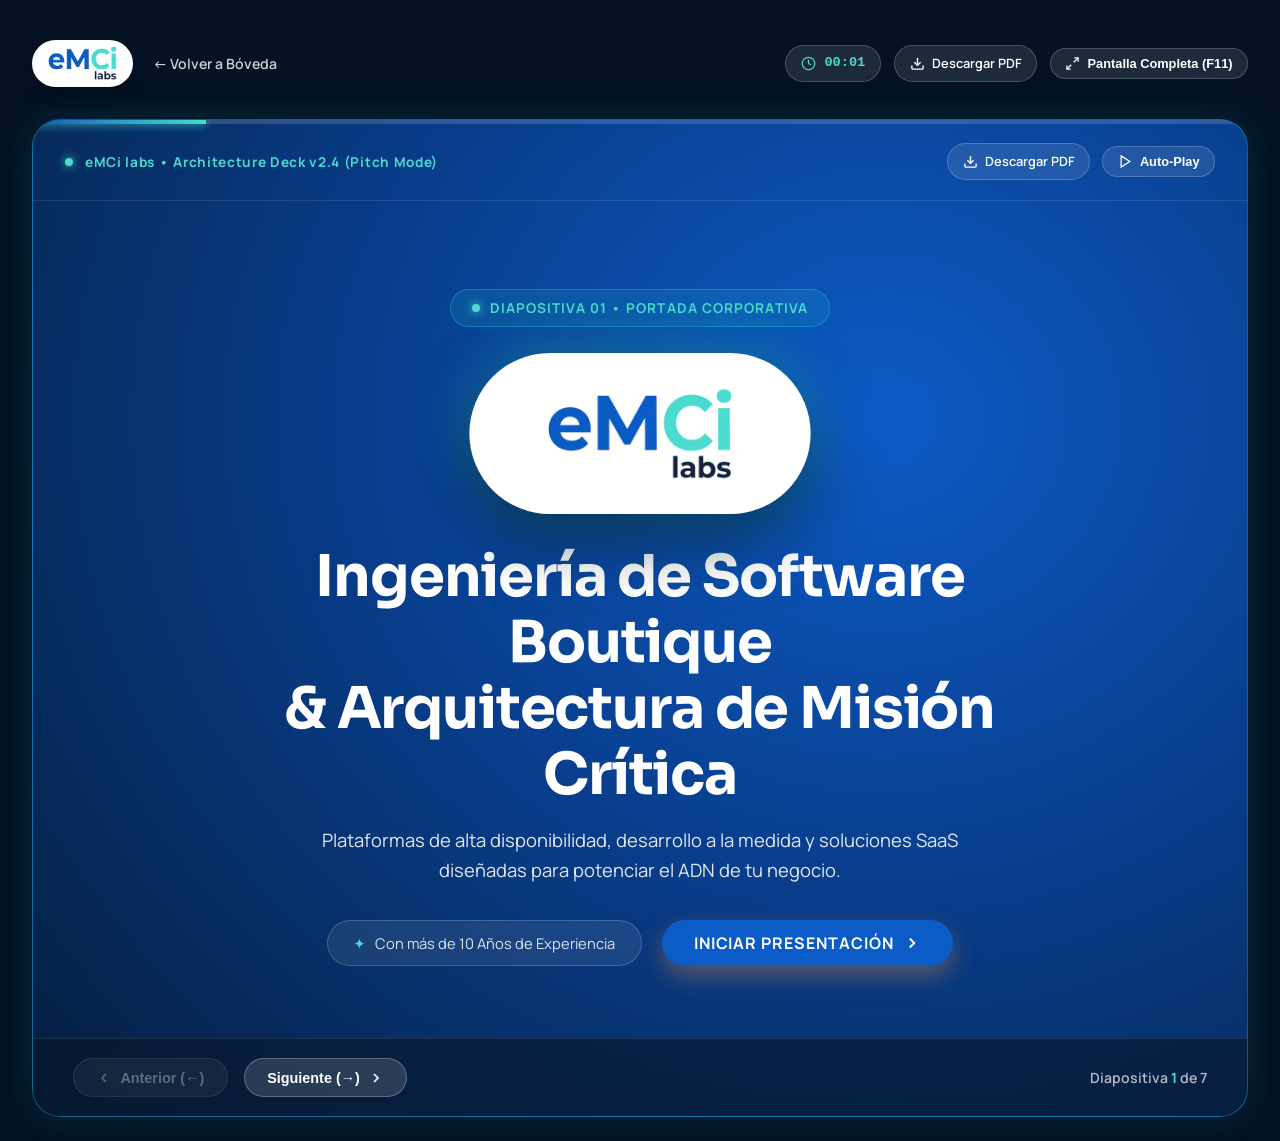
<file: presentacion.html>
<!DOCTYPE html>
<html lang="es">
<head>
  <meta charset="UTF-8">
  <meta name="viewport" content="width=device-width, initial-scale=1.0">
  <title>Presentación Interactiva de Arquitectura | eMCi labs</title>
  <meta name="description" content="Deck interactivo animado de ingeniería de software boutique y arquitectura de misión crítica.">

  <!-- Favicon -->
  <link rel="icon" type="image/png" href="assets/images/logo-claro.png">

  <!-- Google Fonts -->
  <link rel="preconnect" href="https://fonts.googleapis.com">
  <link rel="preconnect" href="https://fonts.gstatic.com" crossorigin>
  <link href="https://fonts.googleapis.com/css2?family=Sora:wght@200;300;400;500;600;700&family=Manrope:wght@300;400;500;600;700;800&display=swap" rel="stylesheet">

  <!-- Hoja de estilos modular -->
  <link rel="stylesheet" href="css/styles.css?v=20261105c">

  <style>
    body {
      background: #041224;
      overflow-x: hidden;
      min-height: 100vh;
      display: flex;
      flex-direction: column;
    }

    .fullscreen-deck-wrapper {
      flex: 1;
      display: flex;
      flex-direction: column;
      justify-content: center;
      padding: 1.5rem 2rem;
      max-width: 1400px;
      margin: 0 auto;
      width: 100%;
    }

    .fullscreen-nav-header {
      display: flex;
      justify-content: space-between;
      align-items: center;
      padding: 1rem 0;
      margin-bottom: 1rem;
    }

    .pres-timer-pill {
      display: inline-flex;
      align-items: center;
      gap: 0.5rem;
      background: rgba(255, 255, 255, 0.1);
      border: 1px solid rgba(255, 255, 255, 0.2);
      padding: 0.4rem 0.95rem;
      border-radius: var(--radius-full);
      color: var(--emci-cyan);
      font-size: 0.85rem;
      font-weight: 700;
      font-family: monospace;
    }
  </style>
</head>
<body>

  <div class="fullscreen-deck-wrapper">
    <!-- Header de la Presentación -->
    <div class="fullscreen-nav-header">
      <div style="display: flex; align-items: center; gap: 1.25rem;">
        <a href="portal.html" class="brand-logo-pill" style="background:#ffffff; padding:0.4rem 1rem; border-radius:9999px; box-shadow:0 4px 15px rgba(0,0,0,0.25);">
          <img src="assets/images/logo-claro.png" alt="eMCi labs" height="34" style="height:34px; width:auto; display:block;">
        </a>
        <a href="portal.html" style="color: rgba(255, 255, 255, 0.8); font-size: 0.88rem; font-weight: 600; text-decoration: none; display: flex; align-items: center; gap: 0.4rem; transition: color 0.2s;" onmouseover="this.style.color='#26D0CE'" onmouseout="this.style.color='rgba(255, 255, 255, 0.8)'">
          ← Volver a Bóveda
        </a>
      </div>

      <div style="display: flex; align-items: center; gap: 0.8rem; flex-wrap: wrap;">
        <div class="pres-timer-pill">
          <svg width="15" height="15" viewBox="0 0 24 24" fill="none" stroke="currentColor" stroke-width="2"><circle cx="12" cy="12" r="10"></circle><polyline points="12 6 12 12 16 14"></polyline></svg>
          <span id="presTimer">00:00</span>
        </div>

        <a href="assets/docs/presentacion-emci-labs.pdf" download="Presentacion Arquitectura eMCi labs.pdf" target="_blank" class="deck-btn-icon" style="text-decoration: none;" title="Descargar diapositivas en PDF">
          <svg width="15" height="15" viewBox="0 0 24 24" fill="none" stroke="currentColor" stroke-width="2.2"><path d="M21 15v4a2 2 0 0 1-2 2H5a2 2 0 0 1-2-2v-4"></path><polyline points="7 10 12 15 17 10"></polyline><line x1="12" y1="15" x2="12" y2="3"></line></svg>
          <span>Descargar PDF</span>
        </a>

        <button class="deck-btn-icon" onclick="toggleDeckFullscreen()">
          <svg width="15" height="15" viewBox="0 0 24 24" fill="none" stroke="currentColor" stroke-width="2"><polyline points="15 3 21 3 21 9"></polyline><polyline points="9 21 3 21 3 15"></polyline><line x1="21" y1="3" x2="14" y2="10"></line><line x1="3" y1="21" x2="10" y2="14"></line></svg>
          <span>Pantalla Completa (F11)</span>
        </button>
      </div>
    </div>

    <!-- Contenedor del Deck Animado -->
    <div class="interactive-deck-container" id="interactiveDeckFullscreen" style="min-height: 620px;">
      
      <!-- Barra de Progreso -->
      <div class="deck-progress-bar">
        <div class="deck-progress-fill" id="deckProgressFillFs"></div>
      </div>

      <!-- Barra Superior -->
      <div class="deck-topbar">
        <div class="deck-brand-tag">
          <span class="deck-live-pulse"></span>
          <span>eMCi labs • Architecture Deck v2.4 (Pitch Mode)</span>
        </div>

        <div class="deck-actions-right">
          <a href="assets/docs/presentacion-emci-labs.pdf" download="Presentacion Arquitectura eMCi labs.pdf" target="_blank" class="deck-btn-icon" style="text-decoration: none;" title="Descargar diapositivas en PDF">
            <svg width="15" height="15" viewBox="0 0 24 24" fill="none" stroke="currentColor" stroke-width="2.2"><path d="M21 15v4a2 2 0 0 1-2 2H5a2 2 0 0 1-2-2v-4"></path><polyline points="7 10 12 15 17 10"></polyline><line x1="12" y1="15" x2="12" y2="3"></line></svg>
            <span>Descargar PDF</span>
          </a>
          <button class="deck-btn-icon" id="btnAutoPlayDeckFs">
            <svg width="15" height="15" viewBox="0 0 24 24" fill="none" stroke="currentColor" stroke-width="2"><polygon points="5 3 19 12 5 21 5 3"></polygon></svg>
            <span id="autoPlayTextFs">Auto-Play</span>
          </button>
        </div>
      </div>

      <!-- Escenario de Diapositivas -->
      <div class="deck-stage">

        <!-- SLIDE 0: Portada Inicial con Gran Logo de eMCi labs -->
        <div class="pres-slide active" data-slide-idx="0">
          <div style="display: flex; flex-direction: column; align-items: center; justify-content: center; text-align: center; min-height: 490px; padding: 2.5rem 1.5rem;">
            
            <div style="display: inline-flex; align-items: center; gap: 0.6rem; background: rgba(38, 208, 206, 0.12); border: 1px solid rgba(38, 208, 206, 0.35); padding: 0.45rem 1.35rem; border-radius: 9999px; margin-bottom: 2rem;">
              <span style="width: 8px; height: 8px; border-radius: 50%; background: var(--emci-cyan); box-shadow: 0 0 10px var(--emci-cyan);"></span>
              <span style="font-size: 0.85rem; font-weight: 700; color: var(--emci-cyan); letter-spacing: 0.08em; text-transform: uppercase;">Diapositiva 01 • Portada Corporativa</span>
            </div>

            <!-- Gran Logo eMCi labs en Cápsula Blanca Flotante y Resplandor -->
            <div style="background: #ffffff; padding: 2rem 4.5rem; border-radius: 9999px; display: inline-flex; align-items: center; justify-content: center; box-shadow: 0 24px 60px rgba(0,0,0,0.5), 0 0 50px rgba(38,208,206,0.45); margin-bottom: 2.2rem; transform: scale(1.08); transition: transform 0.3s ease;">
              <img src="assets/images/logo-claro.png" alt="eMCi labs" style="height: 85px; width: auto; display: block;">
            </div>

            <h1 style="font-family: var(--font-serif); font-size: clamp(2.4rem, 4.5vw, 3.8rem); font-weight: 700; color: #ffffff; line-height: 1.15; margin-bottom: 1.1rem; max-width: 900px;">
              Ingeniería de Software Boutique <br><span class="highlight-cyan">&amp; Arquitectura de Misión Crítica</span>
            </h1>

            <p style="font-size: 1.15rem; color: rgba(255, 255, 255, 0.88); max-width: 720px; line-height: 1.6; margin-bottom: 2.2rem;">
              Plataformas de alta disponibilidad, desarrollo a la medida y soluciones SaaS diseñadas para potenciar el ADN de tu negocio.
            </p>

            <div style="display: flex; align-items: center; gap: 1.25rem; flex-wrap: wrap; justify-content: center;">
              <div style="font-size: 0.92rem; color: rgba(255, 255, 255, 0.85); display: flex; align-items: center; gap: 0.6rem; background: rgba(255, 255, 255, 0.08); padding: 0.6rem 1.6rem; border-radius: 9999px; border: 1px solid rgba(255, 255, 255, 0.18);">
                <span style="color: var(--emci-cyan); font-weight: 800;">✦</span>
                <span>Con más de 10 Años de Experiencia</span>
              </div>
              <button onclick="goNext()" class="btn-primary-warm" style="padding: 0.75rem 2rem; font-size: 1rem; font-weight: 700; cursor: pointer; border: none; display: inline-flex; align-items: center; gap: 0.6rem; border-radius: 9999px; box-shadow: 0 10px 25px rgba(242,142,66,0.35);">
                <span>Iniciar Presentación</span>
                <svg width="18" height="18" viewBox="0 0 24 24" fill="none" stroke="currentColor" stroke-width="2.5"><polyline points="9 18 15 12 9 6"></polyline></svg>
              </button>
            </div>

          </div>
        </div>

        <!-- SLIDE 1: Bienvenido a eMCi labs (Slogan & Filosofía Boutique) -->
        <div class="pres-slide" data-slide-idx="1">
          <div class="slide-grid-2col">
            <div>
              <span class="slide-category-tag">Diapositiva 02 • Bienvenida &amp; Propuesta</span>
              <h2 class="slide-main-title">
                Bienvenido a <span class="highlight-cyan">eMCi labs.</span>
              </h2>
              
              <div class="slogan-highlight-box">
                <p class="slogan-text">"Ingeniería Boutique: Diseñamos software a la medida y soluciones SaaS que se acoplan al ADN de tu negocio."</p>
              </div>

              <p class="slide-main-desc">
                Somos un estudio de ingeniería de software de alta gama y misión crítica. Ayudamos a empresas a trascender las limitaciones mediante plataformas personalizadas y modelos SaaS concebidos para sus procesos reales.
              </p>

              <div class="slide-highlights-list">
                <div class="slide-highlight-item">
                  <span style="color:var(--emci-cyan); font-weight:800;">✓</span>
                  <span><strong>100% Hecho a la Medida:</strong> Cero plantillas recicladas ni código genérico.</span>
                </div>
                <div class="slide-highlight-item">
                  <span style="color:var(--emci-cyan); font-weight:800;">✓</span>
                  <span><strong>Ingeniería Boutique 1:1:</strong> Trato directo con arquitectos senior dedicados.</span>
                </div>
                <div class="slide-highlight-item">
                  <span style="color:var(--emci-cyan); font-weight:800;">✓</span>
                  <span><strong>Acompañamiento Continuo:</strong> Crecemos y evolucionamos a la par de tu empresa.</span>
                </div>
              </div>
            </div>

            <div class="slide-visual-preview">
              <div class="code-simulation-header">
                <span class="dot-code dot-red"></span>
                <span class="dot-code dot-yellow"></span>
                <span class="dot-code dot-green"></span>
                <span style="font-size:0.75rem; color:rgba(255,255,255,0.6); margin-left:8px;">emci_boutique_manifest.ts</span>
              </div>
              <div class="animated-code-lines">
                <p><span class="code-keyword">const</span> <span class="code-func">studio</span> = {</p>
                <p>&nbsp;&nbsp;name: <span class="code-str">"eMCi labs"</span>,</p>
                <p>&nbsp;&nbsp;philosophy: <span class="code-str">"Boutique Engineering"</span>,</p>
                <p>&nbsp;&nbsp;precisionEngineering: <span class="code-keyword">true</span>,</p>
                <p>&nbsp;&nbsp;customPlatforms: <span class="code-keyword">true</span>,</p>
                <p>&nbsp;&nbsp;intelligentSaaS: <span class="code-keyword">true</span>,</p>
                <p>&nbsp;&nbsp;uptimeGuarantee: <span class="code-str">"99.99%"</span></p>
                <p>};</p>
              </div>

              <div style="margin-top: 1.5rem; padding-top: 1rem; border-top: 1px solid rgba(255,255,255,0.12); display: flex; justify-content: space-between; align-items: center;">
                <div>
                  <div style="font-size:1.6rem; font-weight:800; color:var(--emci-cyan);">99.9%</div>
                  <div style="font-size:0.75rem; color:rgba(255,255,255,0.7);">Alta Disponibilidad</div>
                </div>
                <div>
                  <div style="font-size:1.6rem; font-weight:800; color:#f28e42;">100%</div>
                  <div style="font-size:0.75rem; color:rgba(255,255,255,0.7);">Senior Engineering</div>
                </div>
                <div>
                  <div style="font-size:1.6rem; font-weight:800; color:#38bdf8;">0%</div>
                  <div style="font-size:0.75rem; color:rgba(255,255,255,0.7);">Deuda Técnica</div>
                </div>
              </div>
            </div>
          </div>
        </div>

        <!-- SLIDE 2: Quiénes Somos (Con Más de 10 Años de Experiencia) -->
        <div class="pres-slide" data-slide-idx="2">
          <div class="slide-grid-2col">
            <div>
              <span class="slide-category-tag">Diapositiva 03 • Experiencia &amp; Quiénes Somos</span>
              <h2 class="slide-main-title" style="font-size: clamp(2.2rem, 3.2vw, 3rem); margin-bottom: 0.9rem;">
                Con más de 10 Años de Experiencia <br><span class="highlight-cyan">en Ingeniería y Tecnología.</span>
              </h2>
              
              <p class="slide-main-desc" style="margin-bottom: 1.1rem; font-size: 1rem; line-height: 1.7;">
                Contamos con <strong>más de 10 años de experiencia</strong> acumulada en desarrollo tecnológico, arquitectura de software y diseño de sistemas de alto rendimiento. Nuestra misión es sustituir el software rígido e ineficiente por plataformas de ingeniería boutique hechas con rigor y devoción por los procesos reales de cada cliente.
              </p>

              <p class="slide-main-desc" style="margin-bottom: 1.35rem; font-size: 0.95rem; line-height: 1.65; color: rgba(255, 255, 255, 0.8);">
                Nos especializamos en resolver retos operativos complejos mediante soluciones a la medida y arquitecturas SaaS escalables, asegurando estabilidad continua, velocidad y eficiencia en cada despliegue.
              </p>

              <div class="slide-highlights-list">
                <div class="slide-highlight-item">
                  <span style="color:var(--emci-cyan); font-weight:800;">✦</span>
                  <span><strong>Rigor de Misión Crítica:</strong> Cero tolerancia a errores en producción, seguridad sólida y máxima disponibilidad operativa.</span>
                </div>
                <div class="slide-highlight-item">
                  <span style="color:var(--emci-cyan); font-weight:800;">✦</span>
                  <span><strong>Soluciones a la Medida y SaaS:</strong> Plataformas concebidas para el flujo exacto de tu negocio, escalables y eficientes.</span>
                </div>
                <div class="slide-highlight-item">
                  <span style="color:var(--emci-cyan); font-weight:800;">✦</span>
                  <span><strong>Ingeniería Boutique Humana:</strong> Comunicación directa 1:1 con ingenieros senior, con acompañamiento cercano en cada etapa.</span>
                </div>
              </div>
            </div>

            <!-- Columna Derecha: Tarjeta Visual de Pilares & Madurez Técnica -->
            <div class="slide-visual-preview" style="padding: 1.8rem;">
              <div style="display: flex; justify-content: space-between; align-items: center; margin-bottom: 1.4rem; border-bottom: 1px solid rgba(255,255,255,0.12); padding-bottom: 0.9rem;">
                <div style="display: flex; align-items: center; gap: 0.6rem;">
                  <span style="display: inline-block; width: 10px; height: 10px; border-radius: 50%; background: var(--emci-cyan); box-shadow: 0 0 10px var(--emci-cyan);"></span>
                  <span style="font-size: 0.82rem; font-weight: 700; color: #ffffff; letter-spacing: 0.05em; text-transform: uppercase;">Pilares &amp; Madurez Técnica</span>
                </div>
                <span style="font-size: 0.78rem; color: var(--emci-cyan); background: rgba(38,208,206,0.12); padding: 0.25rem 0.65rem; border-radius: 9999px; font-weight: 700;">+10 Años de Experiencia</span>
              </div>

              <!-- Pilares Verticales -->
              <div style="display: flex; flex-direction: column; gap: 1.1rem; position: relative;">
                
                <!-- Pilar 1 -->
                <div style="display: flex; gap: 1rem; align-items: flex-start;">
                  <div style="width: 48px; height: 48px; border-radius: var(--radius-md); background: rgba(13, 91, 199, 0.3); border: 1px solid var(--emci-blue); display: flex; flex-direction: column; align-items: center; justify-content: center; flex-shrink: 0;">
                    <span style="font-size: 0.68rem; color: rgba(255,255,255,0.7); line-height: 1;">EXP</span>
                    <strong style="font-size: 0.95rem; color: #ffffff; line-height: 1;">+10</strong>
                  </div>
                  <div>
                    <h4 style="font-size: 0.98rem; font-weight: 700; color: #ffffff; margin-bottom: 0.2rem;">Década de Trayectoria Comprobada</h4>
                    <p style="font-size: 0.82rem; color: rgba(255,255,255,0.75); line-height: 1.45;">Experiencia acumulada en arquitectura cloud, microservicios, bases de datos transaccionales e integración de hardware y APIs.</p>
                  </div>
                </div>

                <!-- Pilar 2 -->
                <div style="display: flex; gap: 1rem; align-items: flex-start;">
                  <div style="width: 48px; height: 48px; border-radius: var(--radius-md); background: rgba(242, 142, 66, 0.2); border: 1px solid #f28e42; display: flex; flex-direction: column; align-items: center; justify-content: center; flex-shrink: 0;">
                    <span style="font-size: 0.65rem; color: rgba(255,255,255,0.7); line-height: 1;">DEV</span>
                    <strong style="font-size: 0.85rem; color: #f28e42; line-height: 1;">SaaS</strong>
                  </div>
                  <div>
                    <h4 style="font-size: 0.98rem; font-weight: 700; color: #ffffff; margin-bottom: 0.2rem;">Ingeniería de Software de Precisión</h4>
                    <p style="font-size: 0.82rem; color: rgba(255,255,255,0.75); line-height: 1.45;">Desarrollo de sistemas a la medida y ecosistemas SaaS empresariales que eliminan cuellos de botella y fricción operativa.</p>
                  </div>
                </div>

                <!-- Pilar 3 -->
                <div style="display: flex; gap: 1rem; align-items: flex-start; background: rgba(38, 208, 206, 0.12); padding: 0.75rem; border-radius: var(--radius-md); border: 1px solid rgba(38, 208, 206, 0.4);">
                  <div style="width: 48px; height: 48px; border-radius: var(--radius-md); background: var(--emci-cyan); display: flex; flex-direction: column; align-items: center; justify-content: center; flex-shrink: 0; color: var(--emci-navy);">
                    <span style="font-size: 0.68rem; font-weight: 800; line-height: 1;">OPS</span>
                    <strong style="font-size: 0.95rem; font-weight: 900; line-height: 1;">24/7</strong>
                  </div>
                  <div>
                    <h4 style="font-size: 0.98rem; font-weight: 800; color: var(--emci-cyan); margin-bottom: 0.2rem;">Operación Continua &amp; Alta Resiliencia</h4>
                    <p style="font-size: 0.82rem; color: #ffffff; line-height: 1.45;">Sistemas diseñados para soportar alto tráfico y transacciones simultáneas con tolerancia cero a caídas de servicio.</p>
                  </div>
                </div>

              </div>

              <!-- Indicadores de Fondo -->
              <div style="margin-top: 1.3rem; padding-top: 1rem; border-top: 1px solid rgba(255,255,255,0.12); display: flex; justify-content: space-between; text-align: center;">
                <div>
                  <div style="font-size: 1.4rem; font-weight: 800; color: var(--emci-cyan);">+10</div>
                  <div style="font-size: 0.74rem; color: rgba(255,255,255,0.7);">Años de Experiencia</div>
                </div>
                <div>
                  <div style="font-size: 1.4rem; font-weight: 800; color: #f28e42;">100%</div>
                  <div style="font-size: 0.74rem; color: rgba(255,255,255,0.7);">Hecho a la Medida</div>
                </div>
                <div>
                  <div style="font-size: 1.4rem; font-weight: 800; color: #38bdf8;">100%</div>
                  <div style="font-size: 0.74rem; color: rgba(255,255,255,0.7);">Talento Senior</div>
                </div>
              </div>
            </div>

          </div>
        </div>

        <!-- SLIDE 3: Manifiesto: Ingeniería Boutique & SaaS Inteligente -->
        <div class="pres-slide" data-slide-idx="3">
          <div>
            <span class="slide-category-tag">Diapositiva 04 • Nuestra Filosofía</span>
            <h2 class="slide-main-title" style="font-size: 2.5rem; margin-bottom: 0.8rem;">
              Adaptamos la Plataforma a Ti, <span class="highlight-cyan">Software a la Medida y SaaS Inteligente.</span>
            </h2>
            <p class="slide-main-desc" style="margin-bottom: 1.5rem;">
              Desarrollamos soluciones a la medida y modelos SaaS avanzados para que no tengas que amoldar tu operación a sistemas inflexibles. En <strong>eMCi labs</strong> construimos tecnología ágil alrededor de tus procesos reales.
            </p>

            <div class="comparison-grid">
              <div class="compare-card traditional">
                <h3 class="compare-title">
                  <svg width="20" height="20" viewBox="0 0 24 24" fill="none" stroke="currentColor" stroke-width="2"><line x1="18" y1="6" x2="6" y2="18"></line><line x1="6" y1="6" x2="18" y2="18"></line></svg>
                  Soluciones Rígidas Convencionales
                </h3>
                <ul class="compare-list">
                  <li>❌ Obliga a tu equipo a adaptarse a pantallas rígidas y flujos prefabricados.</li>
                  <li>❌ Mensualidades perpetuas que se incrementan cada vez que añades usuarios.</li>
                  <li>❌ No permite integrar impresoras térmicas, hardware especializado o QR propios.</li>
                  <li>❌ Cero personalización profunda; tus sugerencias quedan en una lista de espera.</li>
                </ul>
              </div>

              <div class="compare-card boutique">
                <h3 class="compare-title">
                  <svg width="20" height="20" viewBox="0 0 24 24" fill="none" stroke="currentColor" stroke-width="2"><polyline points="20 6 9 17 4 12"></polyline></svg>
                  Ingeniería Boutique eMCi labs
                </h3>
                <ul class="compare-list">
                  <li>✨ Ecosistema concebido milimétricamente sobre el flujo real de tu equipo.</li>
                  <li>✨ Integración total al unísono: apps móviles, comandas, QR y facturación conectadas.</li>
                  <li>✨ Soluciones y plataformas SaaS diseñadas específicamente para tu industria.</li>
                  <li>✨ Trato 1 a 1 con ingenieros senior que evolucionan la plataforma contigo.</li>
                </ul>
              </div>
            </div>
          </div>
        </div>

        <!-- SLIDE 4: Caso de Éxito 1 — RestaServi -->
        <div class="pres-slide" data-slide-idx="4">
          <div>
            <div style="display: flex; align-items: center; gap: 1rem; margin-bottom: 0.8rem; flex-wrap: wrap;">
              <span class="slide-category-tag" style="margin-bottom: 0;">Diapositiva 05 • Caso de Éxito Gastronómico</span>
              <div style="background: #ffffff; padding: 0.35rem 0.95rem; border-radius: 9999px; display: inline-flex; align-items: center; box-shadow: 0 4px 15px rgba(0,0,0,0.25);">
                <img src="assets/logos/logo3.png" alt="RestaServi Logo" style="height: 24px; width: auto; object-fit: contain; display: block;">
              </div>
            </div>
            <h2 class="slide-main-title" style="font-size: 2.3rem; margin-bottom: 0.6rem;">
              RestaServi: <span class="highlight-cyan">Orquestación Digital</span> para Restaurantes al Unísono.
            </h2>
            <p class="slide-main-desc" style="margin-bottom: 1.2rem;">
              En RestaServi eliminamos la comanda en papel para crear una plataforma que conecta meseros, cocina y caja al instante sin fricción ni demoras.
            </p>

            <!-- Flujo de 4 pasos de RestaServi -->
            <div class="restaservi-flow-grid">
              <div class="flow-step-card">
                <span class="flow-step-number">01</span>
                <div class="flow-step-icon">
                  <svg width="24" height="24" viewBox="0 0 24 24" fill="none" stroke="currentColor" stroke-width="2"><rect x="5" y="2" width="14" height="20" rx="2" ry="2"></rect><line x1="12" y1="18" x2="12.01" y2="18"></line></svg>
                </div>
                <h4 class="flow-step-title">Mesero en App Móvil</h4>
                <p class="flow-step-desc">El mesero toma el pedido en mesa desde la app digital. Adiós a las notas en papel y a los errores de caligrafía.</p>
              </div>

              <div class="flow-step-card">
                <span class="flow-step-number">02</span>
                <div class="flow-step-icon">
                  <svg width="24" height="24" viewBox="0 0 24 24" fill="none" stroke="currentColor" stroke-width="2"><polyline points="6 9 6 2 18 2 18 9"></polyline><path d="M6 18H4a2 2 0 0 1-2-2v-5a2 2 0 0 1 2-2h16a2 2 0 0 1 2 2v5a2 2 0 0 1-2 2h-2"></path><rect x="6" y="14" width="12" height="8"></rect></svg>
                </div>
                <h4 class="flow-step-title">Impresión en Cocina</h4>
                <p class="flow-step-desc">El pedido se transmite en tiempo real a cocina y se imprime de inmediato en la impresora térmica de comandas.</p>
              </div>

              <div class="flow-step-card">
                <span class="flow-step-number">03</span>
                <div class="flow-step-icon">
                  <svg width="24" height="24" viewBox="0 0 24 24" fill="none" stroke="currentColor" stroke-width="2"><path d="M18 8A6 6 0 0 0 6 8c0 7-3 9-3 9h24s-3-2-3-9"></path><path d="M13.73 21a2 2 0 0 1-3.46 0"></path></svg>
                </div>
                <h4 class="flow-step-title">Notificación Plato Listo</h4>
                <p class="flow-step-desc">Cocina marca la orden terminada con un solo tap; el mesero recibe alerta al instante para servir a la mesa.</p>
              </div>

              <div class="flow-step-card">
                <span class="flow-step-number">04</span>
                <div class="flow-step-icon">
                  <svg width="24" height="24" viewBox="0 0 24 24" fill="none" stroke="currentColor" stroke-width="2"><rect x="2" y="4" width="20" height="16" rx="2"></rect><line x1="2" y1="10" x2="22" y2="10"></line></svg>
                </div>
                <h4 class="flow-step-title">Entrega & Facturación</h4>
                <p class="flow-step-desc">El mesero confirma la entrega y el sistema en caja factura automáticamente sin filas ni recálculos manuales.</p>
              </div>
            </div>

            <!-- Banner de Resultados -->
            <div class="case-metric-banner">
              <div class="case-metric-stat">
                <div class="case-stat-big">12</div>
                <div class="case-stat-text">
                  <strong>Restaurantes en Operación Activa</strong><br>
                  Utilizando RestaServi a diario sin interrupciones.
                </div>
              </div>
              <div class="case-metric-stat">
                <div class="case-stat-big" style="color:#22c55e;">0</div>
                <div class="case-stat-text">
                  <strong>Comandas Extraviadas</strong><br>
                  Sincronización digital al unísono de mesa a cocina.
                </div>
              </div>
              <div class="case-metric-stat">
                <div class="case-stat-big" style="color:#f28e42;">-40%</div>
                <div class="case-stat-text">
                  <strong>Tiempos de Espera</strong><br>
                  Mayor rotación de mesas y satisfacción del comensal.
                </div>
              </div>
            </div>
          </div>
        </div>

        <!-- SLIDE 5: Caso de Éxito 2 — Disproel -->
        <div class="pres-slide" data-slide-idx="5">
          <div>
            <div style="display: flex; align-items: center; gap: 1rem; margin-bottom: 0.8rem; flex-wrap: wrap;">
              <span class="slide-category-tag" style="margin-bottom: 0;">Diapositiva 06 • Caso de Éxito Industrial</span>
              <div style="background: #ffffff; padding: 0.35rem 0.95rem; border-radius: 9999px; display: inline-flex; align-items: center; box-shadow: 0 4px 15px rgba(0,0,0,0.25);">
                <img src="assets/logos/logo2.png" alt="Disproel Logo" style="height: 24px; width: auto; object-fit: contain; display: block;">
              </div>
            </div>
            <h2 class="slide-main-title" style="font-size: 2.3rem; margin-bottom: 0.6rem;">
              Disproel: <span class="highlight-cyan">Suite Corporativa</span> y Control Operativo.
            </h2>
            <p class="slide-main-desc" style="margin-bottom: 1.2rem;">
              Diseñamos e implementamos un ecosistema digital integral que centraliza desde la presencia web hasta la trazabilidad en campo y la seguridad laboral.
            </p>

            <div class="disproel-grid">
              <div class="disproel-card">
                <span class="disproel-card-badge">01 • Presencia</span>
                <h4 class="disproel-card-title">Portal Web Corporativo</h4>
                <p class="disproel-card-desc">Plataforma institucional de alta velocidad y diseño editorial con catálogo de servicios y captación de clientes.</p>
              </div>

              <div class="disproel-card">
                <span class="disproel-card-badge">02 • Trazabilidad</span>
                <h4 class="disproel-card-title">Plataforma de Proyectos y QR</h4>
                <p class="disproel-card-desc">Sistema de control de obras en campo con generación y lectura de códigos QR para seguimiento en tiempo real.</p>
              </div>

              <div class="disproel-card">
                <span class="disproel-card-badge">03 • Gestión Comercial</span>
                <h4 class="disproel-card-title">Sistema CRM a la Medida</h4>
                <p class="disproel-card-desc">Control total del embudo de ventas, seguimiento de cotizaciones, clientes y métricas comerciales sin software de terceros.</p>
              </div>

              <div class="disproel-card">
                <span class="disproel-card-badge">04 • Normativa Legal</span>
                <h4 class="disproel-card-title">Sistema SG-SST</h4>
                <p class="disproel-card-desc">Digitalización de Seguridad y Salud en el Trabajo: inspecciones, matriz de riesgos laborales y auditorías.</p>
              </div>

              <div class="disproel-card" style="border-color: rgba(245, 158, 11, 0.4); background: rgba(245, 158, 11, 0.08);">
                <span class="disproel-card-badge active-dev">05 • En Desarrollo Activo</span>
                <h4 class="disproel-card-title">Gestión Documental Avanzada</h4>
                <p class="disproel-card-desc">Bóveda digital de archivo técnico, actas de obra, certificados y expedientes con control estricto de versiones y permisos.</p>
              </div>

              <div class="disproel-card" style="display: flex; flex-direction: column; justify-content: center; background: rgba(13, 91, 199, 0.2); border-color: var(--emci-blue);">
                <div style="font-size: 1.15rem; font-weight: 800; color: #ffffff; margin-bottom: 0.4rem;">Arquitectura Unificada</div>
                <p style="font-size: 0.85rem; color: rgba(255,255,255,0.8); line-height: 1.5;">Todos los módulos operan bajo una base de datos segura y un panel de administración unificado para la dirección.</p>
              </div>
            </div>
          </div>
        </div>

        <!-- SLIDE 6: Tu Próximo Proyecto con eMCi labs -->
        <div class="pres-slide" data-slide-idx="6">
          <div class="slide-grid-2col">
            <div>
              <span class="slide-category-tag">Diapositiva 07 • Próximos Pasos</span>
              <h2 class="slide-main-title" style="font-size: 2.4rem; margin-bottom: 0.8rem;">
                Estamos Contigo, <span class="highlight-cyan">Siempre a Tu Lado.</span>
              </h2>
              <p class="slide-main-desc">
                Si tu negocio tiene un flujo de trabajo único que requiere una plataforma a la medida o un SaaS especializado, en <strong>eMCi labs</strong> forjamos la solución exacta para tu operación.
              </p>

              <div class="slide-highlights-list">
                <div class="slide-highlight-item">
                  <span style="color:var(--emci-cyan); font-weight:800;">1</span>
                  <span><strong>Diagnóstico en el Terreno:</strong> Estudiamos tus procesos reales y dolores operativos.</span>
                </div>
                <div class="slide-highlight-item">
                  <span style="color:var(--emci-cyan); font-weight:800;">2</span>
                  <span><strong>Prototipado Boutique:</strong> Diseñamos la arquitectura y validamos con tu equipo antes de programar.</span>
                </div>
                <div class="slide-highlight-item">
                  <span style="color:var(--emci-cyan); font-weight:800;">3</span>
                  <span><strong>Despliegue & Misión Crítica:</strong> Salida a producción con pruebas continuas y soporte directo.</span>
                </div>
              </div>
            </div>

            <div class="slide-visual-preview" style="text-align: center; display: flex; flex-direction: column; justify-content: center; align-items: center; padding: 2.2rem;">
              <div style="background: #ffffff; padding: 0.5rem 1.4rem; border-radius: 9999px; display: inline-flex; align-items: center; justify-content: center; margin-bottom: 1.25rem; box-shadow: 0 8px 25px rgba(0,0,0,0.25);">
                <img src="assets/images/logo-claro.png" alt="eMCi labs" style="height: 38px; width: auto; display: block;">
              </div>
              <h3 style="font-size: 1.35rem; font-weight: 800; color: #ffffff; margin-bottom: 0.45rem;">"Estamos contigo, siempre a tu lado."</h3>
              <p style="font-size: 0.88rem; color: rgba(255,255,255,0.8); margin-bottom: 1.3rem; line-height: 1.5; max-width: 330px;">Iniciemos la evolución tecnológica de tu empresa con ingeniería boutique personalizada.</p>
              
              <div style="background: rgba(38, 208, 206, 0.12); padding: 0.8rem 1.6rem; border-radius: var(--radius-full); border: 1px solid rgba(38, 208, 206, 0.45); margin-bottom: 1.1rem; box-shadow: 0 4px 15px rgba(38, 208, 206, 0.15);">
                <a href="mailto:contacto@emcilabs.com" style="color: var(--emci-cyan); font-weight: 700; text-decoration: none; font-size: 0.98rem; letter-spacing: 0.02em;">contacto@emcilabs.com</a>
              </div>

              <div style="font-size: 0.8rem; color: rgba(255,255,255,0.6);">
                eMCi labs • Estudio de Ingeniería de Software Boutique
              </div>
            </div>
          </div>
        </div>

      </div>

      <!-- Barra Inferior -->
      <div class="deck-controls-bottom">
        <div class="deck-nav-btns">
          <button class="deck-btn-nav" id="btnDeckPrevFs">
            <svg width="16" height="16" viewBox="0 0 24 24" fill="none" stroke="currentColor" stroke-width="2.5"><polyline points="15 18 9 12 15 6"></polyline></svg>
            <span>Anterior (←)</span>
          </button>
          <button class="deck-btn-nav" id="btnDeckNextFs">
            <span>Siguiente (→)</span>
            <svg width="16" height="16" viewBox="0 0 24 24" fill="none" stroke="currentColor" stroke-width="2.5"><polyline points="9 18 15 12 9 6"></polyline></svg>
          </button>
        </div>

        <div class="deck-counter-badge" id="deckSlideCounterFs">
          Diapositiva <strong style="color:var(--emci-cyan);">1</strong> de 7
        </div>
      </div>

    </div>
  </div>

  <script>
    // 1. Cronómetro de Presentación
    let secondsElapsed = 0;
    setInterval(() => {
      secondsElapsed++;
      const mins = String(Math.floor(secondsElapsed / 60)).padStart(2, '0');
      const secs = String(secondsElapsed % 60).padStart(2, '0');
      document.getElementById('presTimer').textContent = `${mins}:${secs}`;
    }, 1000);

    // 2. Controlador de Diapositivas
    const slides = document.querySelectorAll('.pres-slide');
    const prevBtn = document.getElementById('btnDeckPrevFs');
    const nextBtn = document.getElementById('btnDeckNextFs');
    const counterEl = document.getElementById('deckSlideCounterFs');
    const progressFill = document.getElementById('deckProgressFillFs');
    const autoplayBtn = document.getElementById('btnAutoPlayDeckFs');

    let currentIdx = 0;
    let autoplayActive = false;
    let autoplayInterval = null;

    function updateSlide(idx) {
      slides.forEach((slide, i) => {
        slide.classList.toggle('active', i === idx);
      });

      if (counterEl) {
        counterEl.innerHTML = `Diapositiva <strong style="color:var(--emci-cyan);">${idx + 1}</strong> de ${slides.length}`;
      }

      if (progressFill) {
        progressFill.style.width = `${((idx + 1) / slides.length) * 100}%`;
      }

      if (prevBtn) prevBtn.disabled = idx === 0;
      if (nextBtn) nextBtn.disabled = idx === slides.length - 1;

      currentIdx = idx;
    }

    function goNext() {
      if (currentIdx < slides.length - 1) {
        updateSlide(currentIdx + 1);
      } else if (autoplayActive) {
        updateSlide(0);
      }
    }

    function goPrev() {
      if (currentIdx > 0) {
        updateSlide(currentIdx - 1);
      }
    }

    if (prevBtn) prevBtn.addEventListener('click', goPrev);
    if (nextBtn) nextBtn.addEventListener('click', goNext);

    // Navegación con teclado
    document.addEventListener('keydown', (e) => {
      if (e.key === 'ArrowRight' || e.key === ' ' || e.key === 'PageDown') {
        goNext();
      } else if (e.key === 'ArrowLeft' || e.key === 'PageUp') {
        goPrev();
      }
    });

    // Toggle Pantalla Completa
    function toggleDeckFullscreen() {
      if (!document.fullscreenElement) {
        document.documentElement.requestFullscreen().catch(err => console.warn(err));
      } else {
        document.exitFullscreen().catch(err => console.warn(err));
      }
    }

    // Autoplay
    if (autoplayBtn) {
      autoplayBtn.addEventListener('click', () => {
        if (autoplayActive) {
          autoplayActive = false;
          clearInterval(autoplayInterval);
          autoplayBtn.style.background = '';
          document.getElementById('autoPlayTextFs').textContent = 'Auto-Play';
        } else {
          autoplayActive = true;
          autoplayBtn.style.background = 'rgba(38, 208, 206, 0.35)';
          document.getElementById('autoPlayTextFs').textContent = 'Pausar';
          autoplayInterval = setInterval(goNext, 6000);
        }
      });
    }

    updateSlide(0);
  </script>
</body>
</html>
</file>
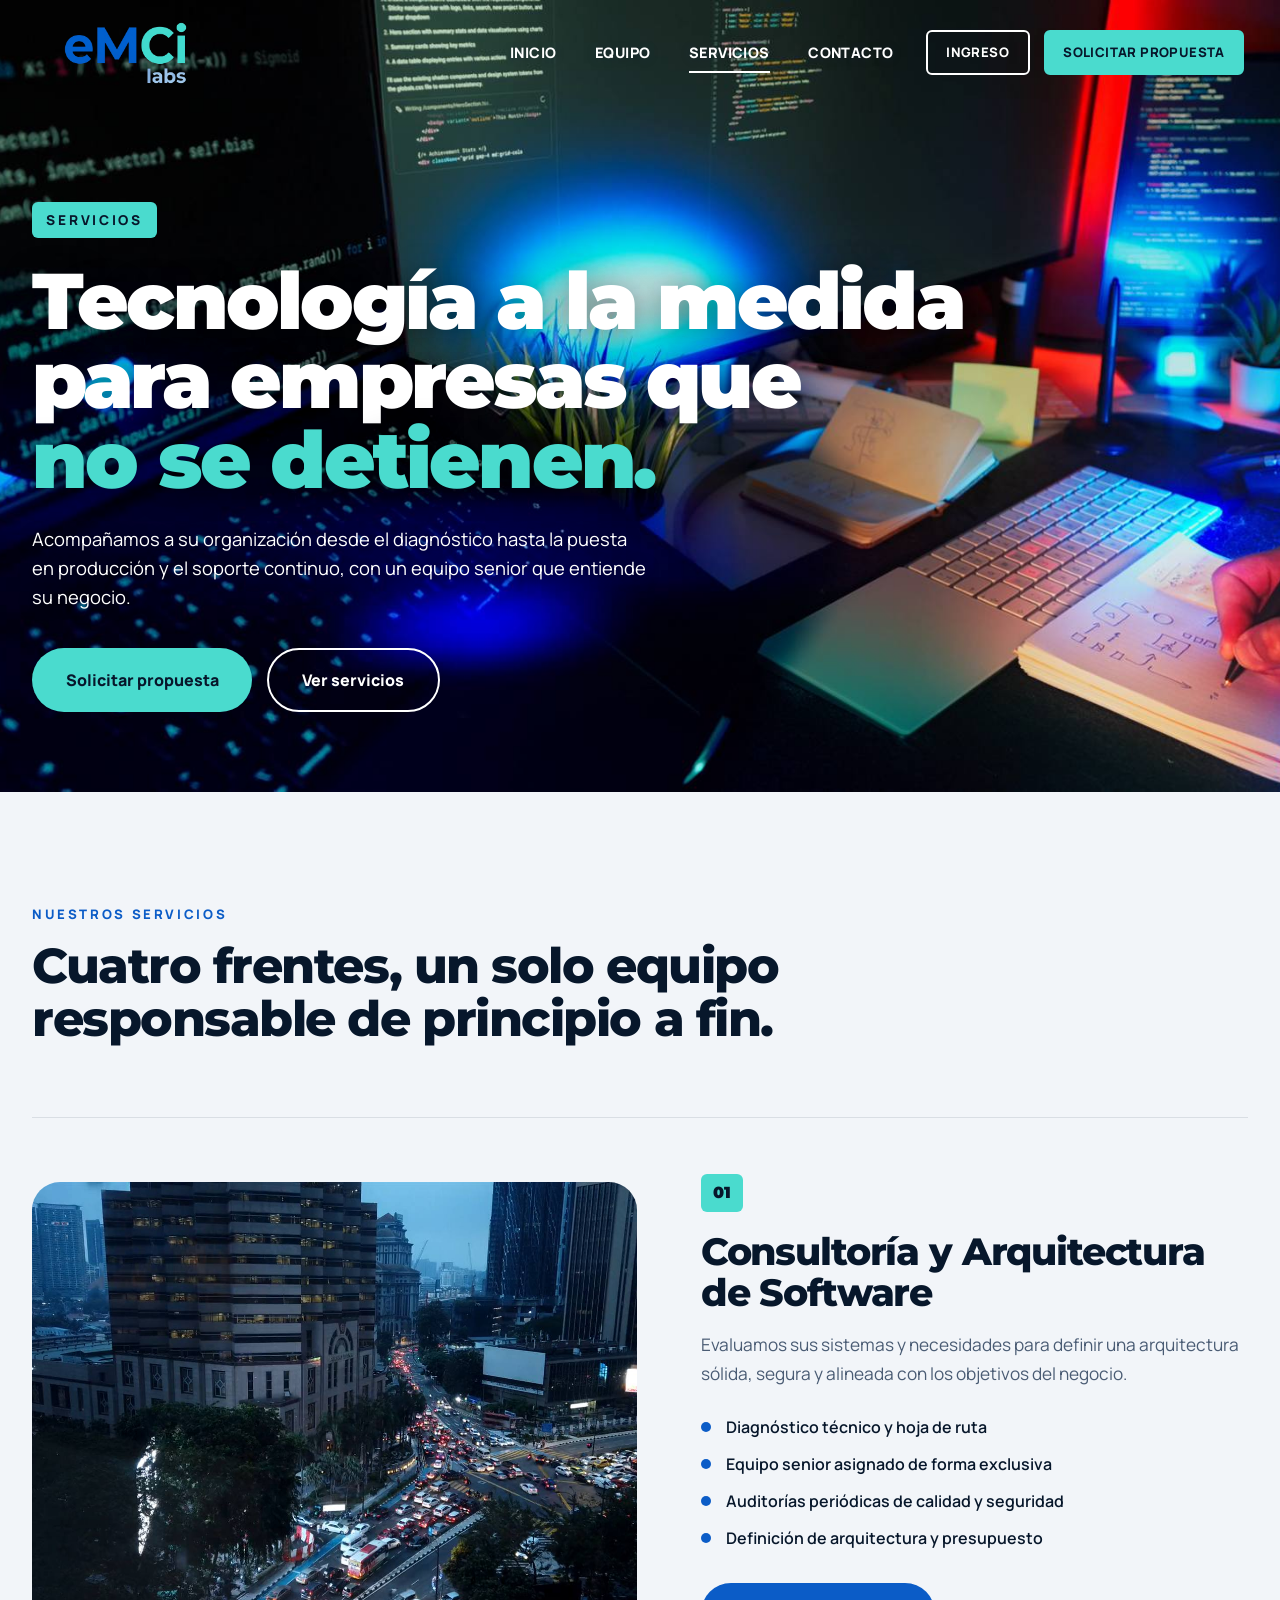
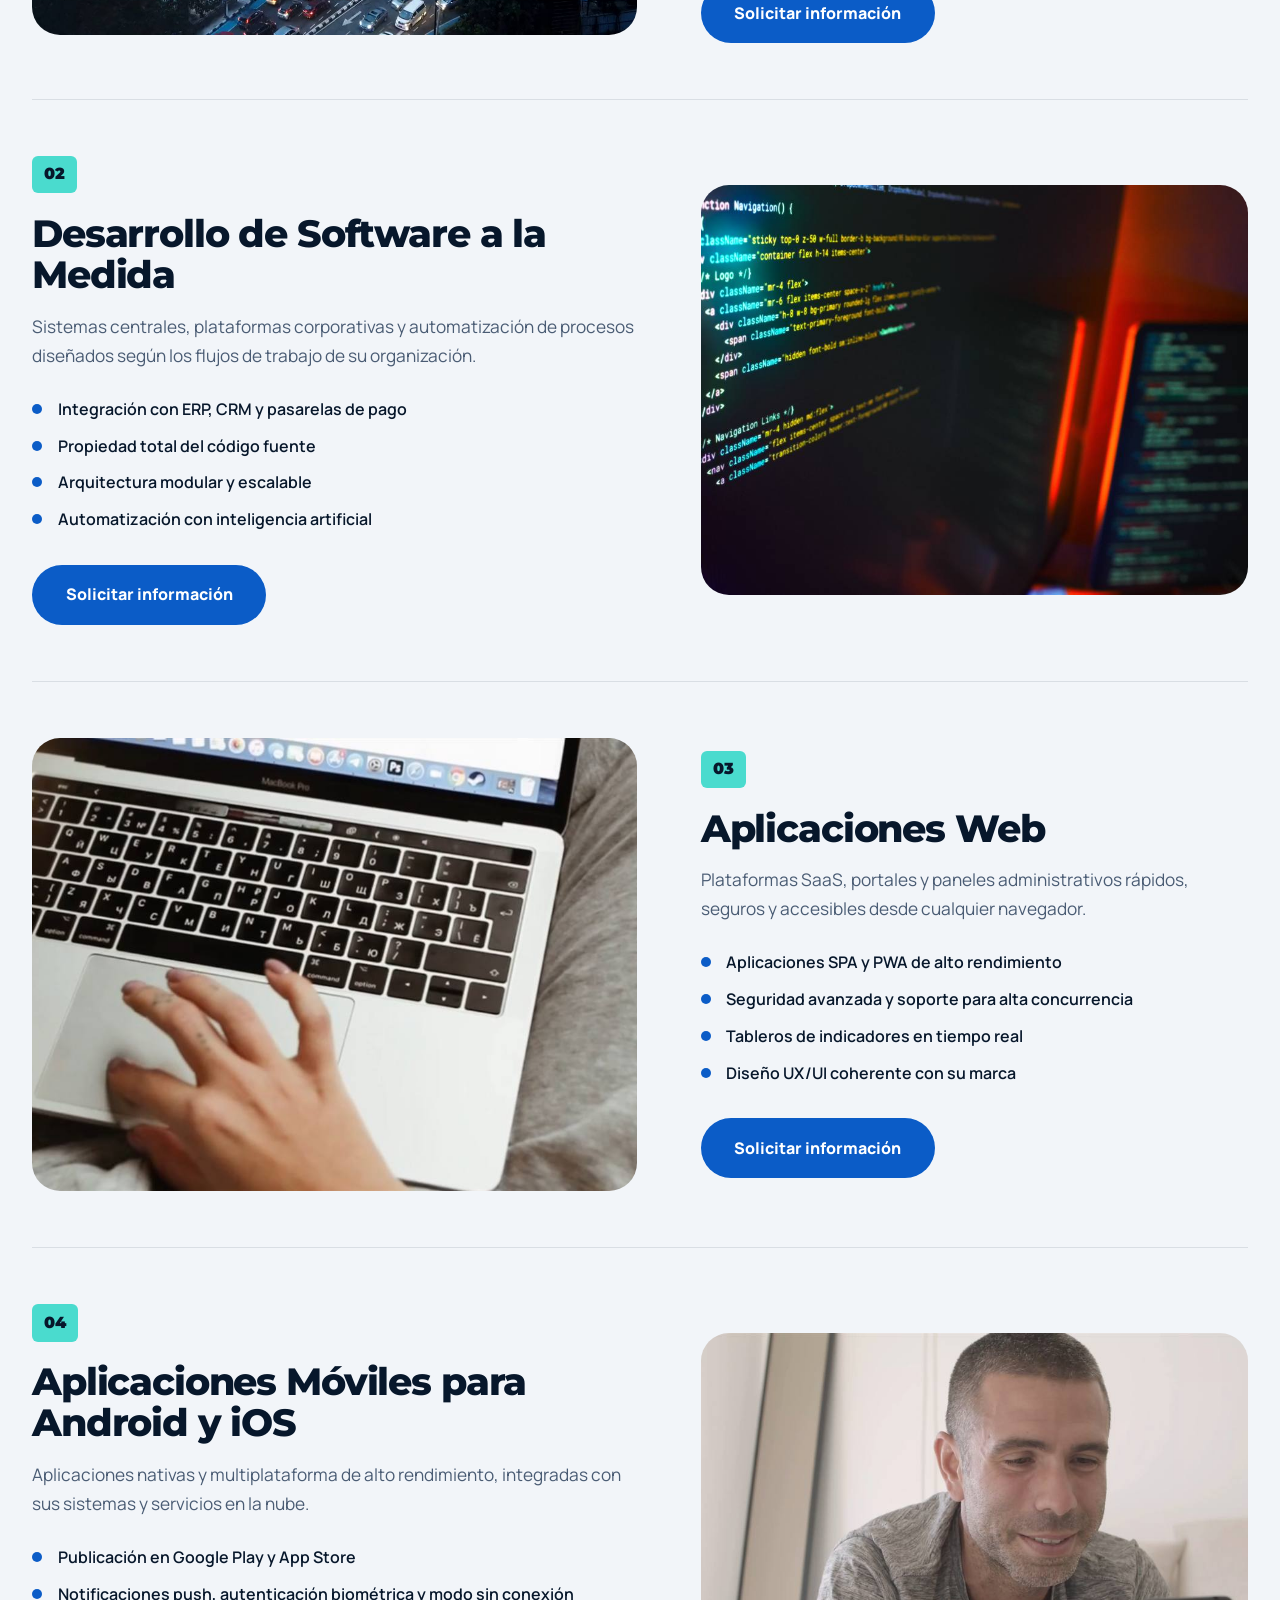
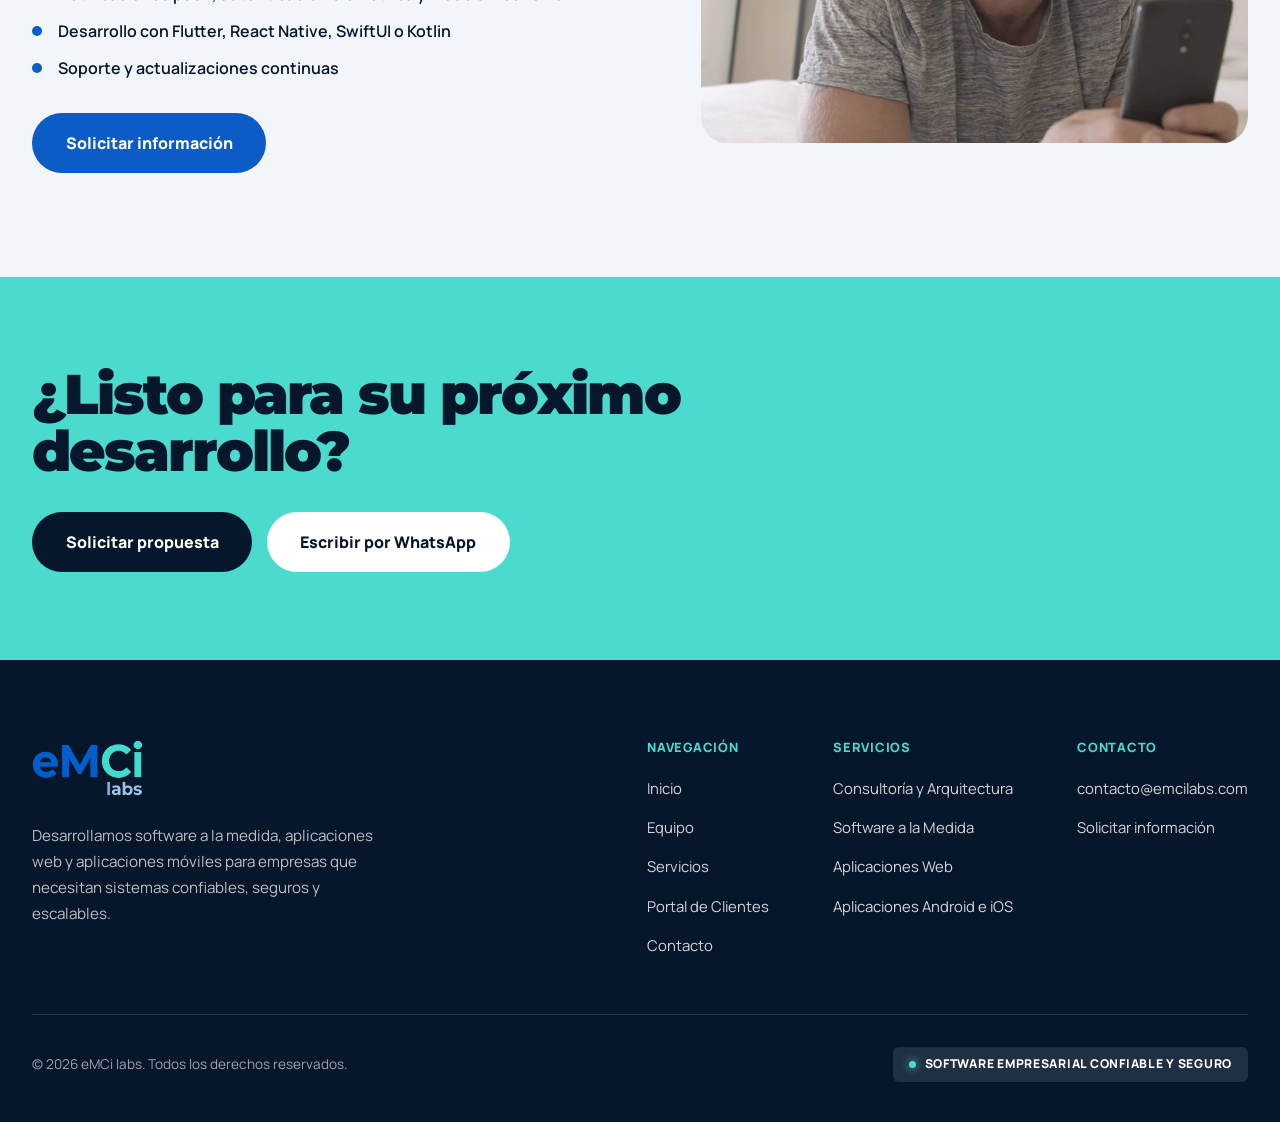
<file: services.html>
<!DOCTYPE html>
<html lang="es">
<head>
  <meta charset="UTF-8">
  <meta name="viewport" content="width=device-width, initial-scale=1.0">
  <title>Servicios | eMCi labs</title>
  <meta name="description" content="Consultoría y arquitectura de software, desarrollo a la medida, aplicaciones web y aplicaciones móviles para Android y iOS.">
  <link rel="icon" type="image/jpeg" href="assets/images/logo.jpg">
  <link rel="preconnect" href="https://fonts.googleapis.com">
  <link rel="preconnect" href="https://fonts.gstatic.com" crossorigin>
  <link href="https://fonts.googleapis.com/css2?family=Sora:wght@200;300;400;500;600;700&family=Manrope:wght@300;400;500;600;700;800&family=Montserrat:wght@700;800;900&display=swap" rel="stylesheet">
  <link rel="preload" as="image" href="assets/images/posters/hero.jpg" fetchpriority="high">
  <link rel="stylesheet" href="css/styles.css?v=20261105c">
</head>
<body class="services-page">

  <!-- Header Flotante -->
  <header class="site-header site-header--split">
    <div class="header-container">
      <a href="index.html" class="brand-logo-pill" aria-label="eMCi labs Inicio">
        <img class="logo-img logo-for-dark" src="assets/images/logo-oscuro.png" alt="eMCi labs" width="800" height="402"><img class="logo-img logo-for-light" src="assets/images/logo-claro.png" alt="" aria-hidden="true" width="800" height="396">
      </a>

      <nav class="nav-pill-group" aria-label="Navegación principal">
        <a href="index.html" class="nav-link">Inicio</a>
        <a href="about.html" class="nav-link">Equipo</a>
        <a href="services.html" class="nav-link active">Servicios</a>
        <a href="contact.html" class="nav-link">Contacto</a>
      </nav>

      <div class="nav-cta">
        <a href="login.html" class="btn-header-login">Ingreso</a>
        <a href="contact.html" class="btn-header">Solicitar Propuesta</a>
        <button class="mobile-toggle" aria-label="Abrir menú" aria-expanded="false">
          <span></span><span></span><span></span>
        </button>
      </div>
    </div>
  </header>

  <main class="services-page-main">

    <!-- ==========================================
         HERO: video de fondo + título protagonista
         ========================================== -->
    <section class="svc-hero" aria-labelledby="svc-hero-title">
      <video class="svc-hero-video" autoplay muted loop playsinline preload="auto" poster="assets/images/posters/hero.jpg" aria-hidden="true">
        <source src="assets/video/hero.mp4?v=2" type="video/mp4">
      </video>
      <div class="container svc-hero-inner">
        <p class="svc-kicker">Servicios</p>
        <h1 id="svc-hero-title" class="svc-hero-title">Tecnología a la medida <br>para empresas que <br><span>no se detienen.</span></h1>
        <p class="svc-hero-text">Acompañamos a su organización desde el diagnóstico hasta la puesta en producción y el soporte continuo, con un equipo senior que entiende su negocio.</p>
        <div class="svc-hero-actions">
          <a href="contact.html" class="btn-pill btn-pill--cyan">Solicitar propuesta</a>
          <a href="#servicios" class="btn-pill btn-pill--ghost">Ver servicios</a>
        </div>
      </div>
    </section>

    <!-- ==========================================
         SERVICIOS: filas numeradas alternadas
         ========================================== -->
    <section id="servicios" class="svc-list" aria-label="Nuestros servicios">
      <div class="container">
        <div class="svc-list-head">
          <p class="svc-label">Nuestros servicios</p>
          <h2>Cuatro frentes, un solo equipo responsable de principio a fin.</h2>
        </div>

        <!-- 01 -->
        <article class="svc-row">
          <div class="svc-media">
            <video class="lazy-video" muted loop playsinline preload="none" poster="assets/images/posters/servicios-hero.jpg" data-src="assets/video/servicios-hero.mp4?v=2" aria-hidden="true"></video>
          </div>
          <div class="svc-content">
            <span class="svc-number">01</span>
            <h3>Consultoría y Arquitectura de Software</h3>
            <p>Evaluamos sus sistemas y necesidades para definir una arquitectura sólida, segura y alineada con los objetivos del negocio.</p>
            <ul class="svc-points">
              <li>Diagnóstico técnico y hoja de ruta</li>
              <li>Equipo senior asignado de forma exclusiva</li>
              <li>Auditorías periódicas de calidad y seguridad</li>
              <li>Definición de arquitectura y presupuesto</li>
            </ul>
            <a href="contact.html" class="btn-pill btn-pill--blue">Solicitar información</a>
          </div>
        </article>

        <!-- 02 -->
        <article class="svc-row svc-row--reverse">
          <div class="svc-media">
            <video class="lazy-video" muted loop playsinline preload="none" poster="assets/images/posters/hero-2.jpg" data-src="assets/video/hero-2.mp4?v=2" aria-hidden="true"></video>
          </div>
          <div class="svc-content">
            <span class="svc-number">02</span>
            <h3>Desarrollo de Software a la Medida</h3>
            <p>Sistemas centrales, plataformas corporativas y automatización de procesos diseñados según los flujos de trabajo de su organización.</p>
            <ul class="svc-points">
              <li>Integración con ERP, CRM y pasarelas de pago</li>
              <li>Propiedad total del código fuente</li>
              <li>Arquitectura modular y escalable</li>
              <li>Automatización con inteligencia artificial</li>
            </ul>
            <a href="contact.html" class="btn-pill btn-pill--blue">Solicitar información</a>
          </div>
        </article>

        <!-- 03 -->
        <article class="svc-row">
          <div class="svc-media">
            <video class="lazy-video" muted loop playsinline preload="none" poster="assets/images/posters/servicio-web.jpg" data-src="assets/video/servicio-web.mp4?v=2" aria-hidden="true"></video>
          </div>
          <div class="svc-content">
            <span class="svc-number">03</span>
            <h3>Aplicaciones Web</h3>
            <p>Plataformas SaaS, portales y paneles administrativos rápidos, seguros y accesibles desde cualquier navegador.</p>
            <ul class="svc-points">
              <li>Aplicaciones SPA y PWA de alto rendimiento</li>
              <li>Seguridad avanzada y soporte para alta concurrencia</li>
              <li>Tableros de indicadores en tiempo real</li>
              <li>Diseño UX/UI coherente con su marca</li>
            </ul>
            <a href="contact.html" class="btn-pill btn-pill--blue">Solicitar información</a>
          </div>
        </article>

        <!-- 04 -->
        <article class="svc-row svc-row--reverse">
          <div class="svc-media">
            <video class="lazy-video" muted loop playsinline preload="none" poster="assets/images/posters/servicio-movil.jpg" data-src="assets/video/servicio-movil.mp4?v=2" aria-hidden="true"></video>
          </div>
          <div class="svc-content">
            <span class="svc-number">04</span>
            <h3>Aplicaciones Móviles para Android y iOS</h3>
            <p>Aplicaciones nativas y multiplataforma de alto rendimiento, integradas con sus sistemas y servicios en la nube.</p>
            <ul class="svc-points">
              <li>Publicación en Google Play y App Store</li>
              <li>Notificaciones push, autenticación biométrica y modo sin conexión</li>
              <li>Desarrollo con Flutter, React Native, SwiftUI o Kotlin</li>
              <li>Soporte y actualizaciones continuas</li>
            </ul>
            <a href="contact.html" class="btn-pill btn-pill--blue">Solicitar información</a>
          </div>
        </article>
      </div>
    </section>

    <!-- ==========================================
         CTA FINAL
         ========================================== -->
    <section class="svc-cta" aria-labelledby="svc-cta-title">
      <div class="container svc-cta-inner">
        <h2 id="svc-cta-title">¿Listo para su próximo desarrollo?</h2>
        <div class="svc-cta-actions">
          <a href="contact.html" class="btn-pill btn-pill--navy">Solicitar propuesta</a>
          <a href="https://wa.me/573143881262?text=Hola%2C%20quisiera%20informaci%C3%B3n%20sobre%20los%20servicios%20de%20eMCi%20labs." class="btn-pill btn-pill--white" target="_blank" rel="noopener">Escribir por WhatsApp</a>
        </div>
      </div>
    </section>

  </main>

  <footer class="site-footer">
    <div class="container">
      <div class="footer-top">
        <div class="footer-brand">
          <a href="index.html" class="brand-logo" aria-label="eMCi labs Inicio">
            <img class="logo-img" src="assets/images/logo-oscuro.png" alt="eMCi labs" width="800" height="402">
          </a>
          <p>Desarrollamos software a la medida, aplicaciones web y aplicaciones móviles para empresas que necesitan sistemas confiables, seguros y escalables.</p>
        </div>

        <div class="footer-links-group">
          <div class="footer-col">
            <h5>Navegación</h5>
            <ul>
              <li><a href="index.html">Inicio</a></li>
              <li><a href="about.html">Equipo</a></li>
              <li><a href="services.html">Servicios</a></li>
              <li><a href="login.html">Portal de Clientes</a></li>
              <li><a href="contact.html">Contacto</a></li>
            </ul>
          </div>

          <div class="footer-col">
            <h5>Servicios</h5>
            <ul>
              <li><a href="services.html">Consultoría y Arquitectura</a></li>
              <li><a href="services.html">Software a la Medida</a></li>
              <li><a href="services.html">Aplicaciones Web</a></li>
              <li><a href="services.html">Aplicaciones Android e iOS</a></li>
            </ul>
          </div>

          <div class="footer-col">
            <h5>Contacto</h5>
            <ul>
              <li><a href="mailto:contacto@emcilabs.com">contacto@emcilabs.com</a></li>
              <li><a href="contact.html">Solicitar información</a></li>
            </ul>
          </div>
        </div>
      </div>

      <div class="footer-bottom">
        <p>&copy; 2026 eMCi labs. Todos los derechos reservados.</p>
        <div class="footer-badge">
          <span class="badge-dot-dark"></span>
          Software empresarial confiable y seguro
        </div>
      </div>
    </div>
  </footer>

  <script defer src="js/main.js?v=20261105c"></script>
</body>
</html>
</file>
<file: css/styles.css>
/* ==========================================================================
   eMCi labs - Master Modular Stylesheet
   Importing each module cleanly and separately
   ========================================================================== */

@import './variables.css?v=20261105c';
@import './base.css?v=20261105c';
@import './navbar.css?v=20261105c';
@import './hero.css?v=20261105c';
@import './clients.css?v=20261105c';
@import './about.css?v=20261105c';
@import './services.css?v=20261105c';
@import './contact.css?v=20261105c';
@import './footer.css?v=20261105c';
@import './portal.css?v=20261105c';
@import './presentations.css?v=20261105c';
</file>
